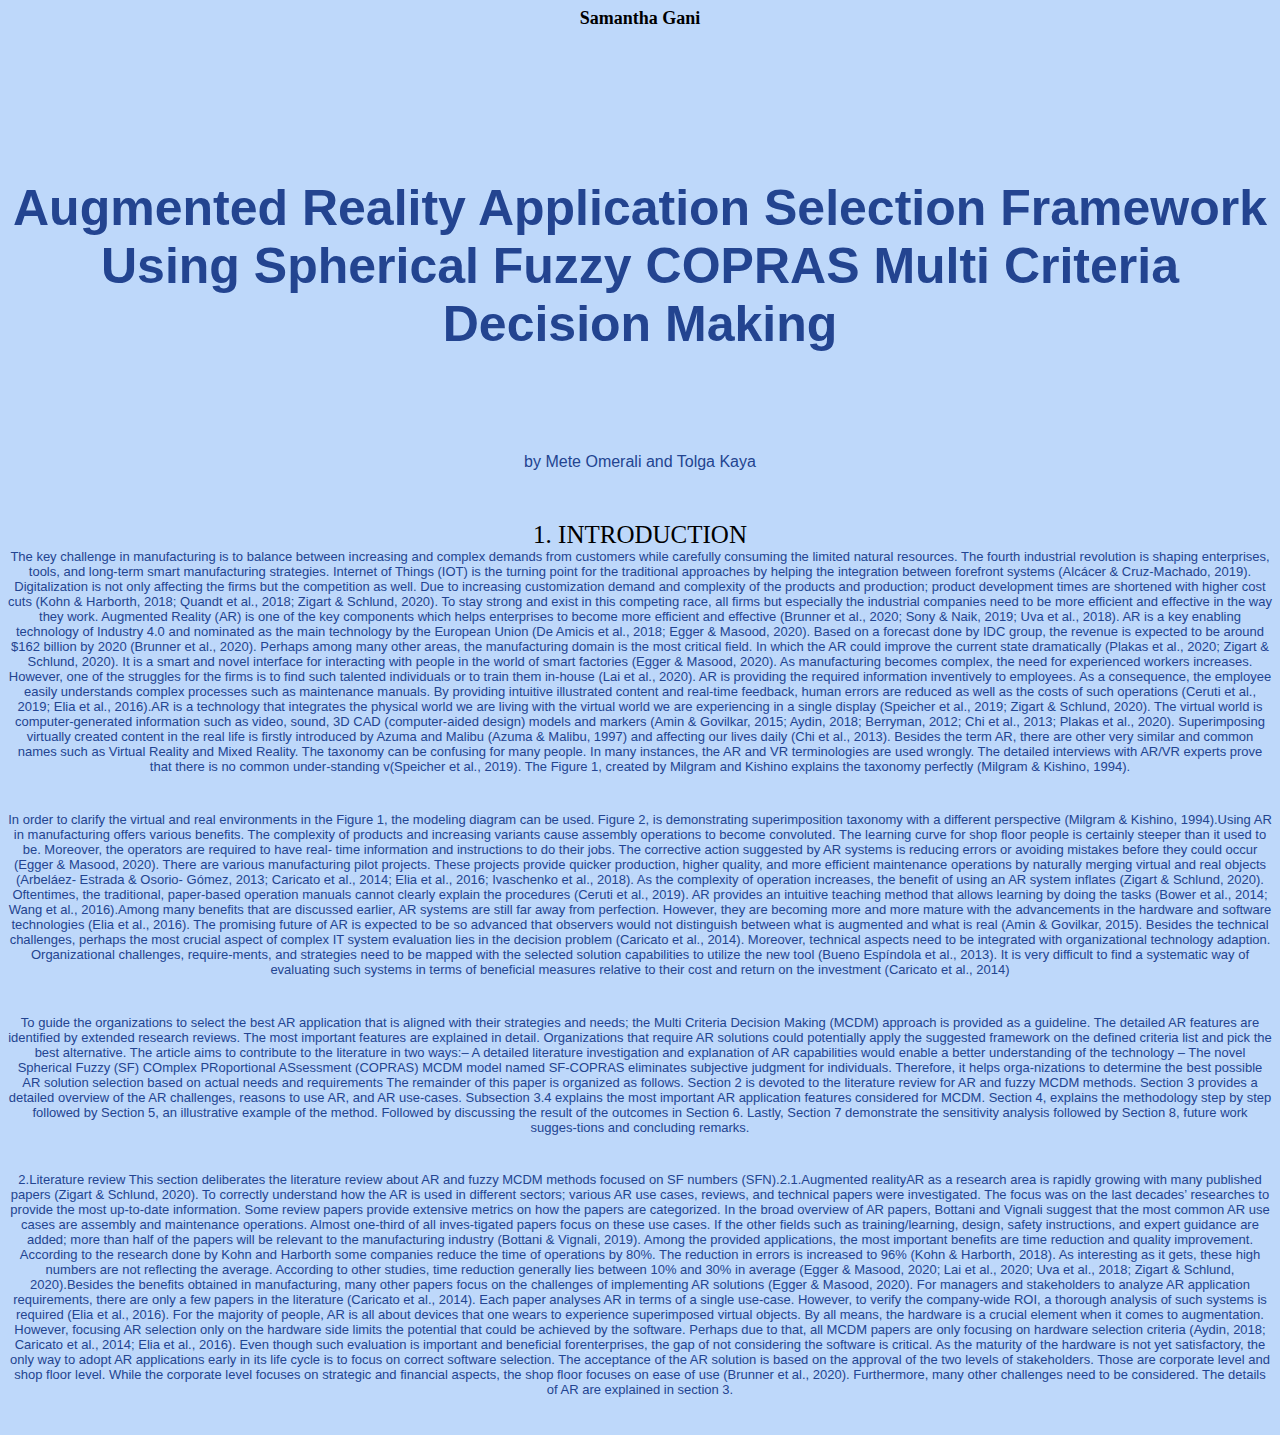
<file: reader/index.html>
<html>
    <HEAD>
        <title>My reader</title>
        <link rel="stylesheet" href="style.css">
    </HEAD>

    <body>
        <div class="Samanthagani">
            Samantha Gani 
        </div>
            <div class="Title">
            Augmented Reality Application Selection Framework Using Spherical Fuzzy COPRAS Multi Criteria Decision Making
             </div>

            <div class="author"> 
                by Mete Omerali and Tolga Kaya
            </div>
            <div class="introduction">
                1. INTRODUCTION
            </div>
            <div class="text">
                The key challenge in manufacturing is to balance between increasing and complex demands from customers while carefully consuming the limited natural resources. The fourth industrial revolution is shaping enterprises, tools, and long-term smart manufacturing strategies. Internet of Things (IOT) is the turning point for the traditional approaches by helping the integration between forefront systems (Alcácer & Cruz-Machado, 2019). Digitalization is not only affecting the firms but the competition as well. Due to increasing customization demand and complexity of the products and production; product development times are shortened with higher cost cuts (Kohn & Harborth, 2018; Quandt et al., 2018; Zigart & Schlund, 2020). To stay strong and exist in this competing race, all firms but especially the industrial companies need to be more efficient and effective in the way they work. Augmented Reality (AR) is one of the key components which helps enterprises to become more efficient and effective (Brunner et al., 2020; Sony & Naik, 2019; Uva et al., 2018). AR is a key enabling technology of Industry 4.0 and nominated as the main technology by the European Union (De Amicis et al., 2018; Egger & Masood, 2020). Based on a forecast done by IDC group, the revenue is expected to be around $162 billion by 2020 (Brunner et al., 2020). Perhaps among many other areas, the manufacturing domain is the most critical field. In which the AR could improve the current state dramatically (Plakas et al., 2020; Zigart & Schlund, 2020). It is a smart and novel interface for interacting with people in the world of smart factories (Egger & Masood, 2020). As manufacturing becomes complex, the need for experienced workers increases. However, one of the struggles for the firms is to find such talented individuals or to train them in-house (Lai et al., 2020). AR is providing the required information inventively to employees. As a consequence, the employee easily understands complex processes such as maintenance manuals. By providing intuitive illustrated content and real-time feedback, human errors are reduced as well as the costs of such operations (Ceruti et al., 2019; Elia et al., 2016).AR is a technology that integrates the physical world we are living with the virtual world we are experiencing in a single display (Speicher et al., 2019; Zigart & Schlund, 2020). The virtual world is computer-generated information such as video, sound, 3D CAD (computer-aided design) models and markers (Amin & Govilkar, 2015; Aydin, 2018; Berryman, 2012; Chi et al., 2013; Plakas et al., 2020). Superimposing virtually created content in the real life is firstly introduced by Azuma and Malibu (Azuma & Malibu, 1997) and affecting our lives daily (Chi et al., 2013). Besides the term AR, there are other very similar and common names such as Virtual Reality and Mixed Reality. The taxonomy can be confusing for many people. In many instances, the AR and VR terminologies are used wrongly. The detailed interviews with AR/VR experts prove that there is no common under-standing v(Speicher et al., 2019). The Figure 1, created by Milgram and Kishino explains the taxonomy perfectly (Milgram & Kishino, 1994).
            </div>
        </div>
        <div class="text2">
            In order to clarify the virtual and real environments in the Figure 1, the modeling diagram can be used. Figure 2, is demonstrating superimposition taxonomy with a different perspective (Milgram & Kishino, 1994).Using AR in manufacturing offers various benefits. The complexity of products and increasing variants cause assembly operations to become convoluted. The learning curve for shop floor people is certainly steeper than it used to be. Moreover, the operators are required to have real- time information and instructions to do their jobs. The corrective action suggested by AR systems is reducing errors or avoiding mistakes before they could occur (Egger & Masood, 2020). There are various manufacturing pilot projects. These projects provide quicker production, higher quality, and more efficient maintenance operations by naturally merging virtual and real objects (Arbeláez- Estrada & Osorio- Gómez, 2013; Caricato et al., 2014; Elia et al., 2016; Ivaschenko et al., 2018). As the complexity of operation increases, the benefit of using an AR system inflates (Zigart & Schlund, 2020). Oftentimes, the traditional, paper-based operation manuals cannot clearly explain the procedures (Ceruti et al., 2019). AR provides an intuitive teaching method that allows learning by doing the tasks (Bower et al., 2014; Wang et al., 2016).Among many benefits that are discussed earlier, AR systems are still far away from perfection. However, they are becoming more and more mature with the advancements in the hardware and software technologies (Elia et al., 2016). The promising future of AR is expected to be so advanced that observers would not distinguish between what is augmented and what is real (Amin & Govilkar, 2015). Besides the technical challenges, perhaps the most crucial aspect of complex IT system evaluation lies in the decision problem (Caricato et al., 2014). Moreover, technical aspects need to be integrated with organizational technology adaption. Organizational challenges, require-ments, and strategies need to be mapped with the selected solution capabilities to utilize the new tool (Bueno Espíndola et al., 2013). It is very difficult to find a systematic way of evaluating such systems in terms of beneficial measures relative to their cost and return on the investment (Caricato et al., 2014)
    
        </div>
        <div class="textthree">
            To guide the organizations to select the best AR application that is aligned with their strategies and needs; the Multi Criteria Decision Making (MCDM) approach is provided as a guideline. The detailed AR features are identified by extended research reviews. The most important features are explained in detail. Organizations that require AR solutions could potentially apply the suggested framework on the defined criteria list and pick the best alternative. The article aims to contribute to the literature in two ways:– A detailed literature investigation and explanation of AR capabilities would enable a better understanding of the technology – The novel Spherical Fuzzy (SF) COmplex PRoportional ASsessment (COPRAS) MCDM model named SF-COPRAS eliminates subjective judgment for individuals. Therefore, it helps orga-nizations to determine the best possible AR solution selection based on actual needs and requirements The remainder of this paper is organized as follows. Section 2 is devoted to the literature review for AR and fuzzy MCDM methods. Section 3 provides a detailed overview of the AR challenges, reasons to use AR, and AR use-cases. Subsection 3.4 explains the most important AR application features considered for MCDM. Section 4, explains the methodology step by step followed by Section 5, an illustrative example of the method. Followed by discussing the result of the outcomes in Section 6. Lastly, Section 7 demonstrate the sensitivity analysis followed by Section 8, future work sugges-tions and concluding remarks.
        </div>
        <div class="text4">
            2.Literature review This section deliberates the literature review about AR and fuzzy MCDM methods focused on SF numbers (SFN).2.1.Augmented realityAR as a research area is rapidly growing with many published papers (Zigart & Schlund, 2020). To correctly understand how the AR is used in different sectors; various AR use cases, reviews, and technical papers were investigated. The focus was on the last decades’ researches to provide the most up-to-date information. Some review papers provide extensive metrics on how the papers are categorized. In the broad overview of AR papers, Bottani and Vignali suggest that the most common AR use cases are assembly and maintenance operations. Almost one-third of all inves-tigated papers focus on these use cases. If the other fields such as training/learning, design, safety instructions, and expert guidance are added; more than half of the papers will be relevant to the manufacturing industry (Bottani & Vignali, 2019). Among the provided applications, the most important benefits are time reduction and quality improvement. According to the research done by Kohn and Harborth some companies reduce the time of operations by 80%. The reduction in errors is increased to 96% (Kohn & Harborth, 2018). As interesting as it gets, these high numbers are not reflecting the average. According to other studies, time reduction generally lies between 10% and 30% in average (Egger & Masood, 2020; Lai et al., 2020; Uva et al., 2018; Zigart & Schlund, 2020).Besides the benefits obtained in manufacturing, many other papers focus on the challenges of implementing AR solutions (Egger & Masood, 2020). For managers and stakeholders to analyze AR application requirements, there are only a few papers in the literature (Caricato et al., 2014). Each paper analyses AR in terms of a single use-case. However, to verify the company-wide ROI, a thorough analysis of such systems is required (Elia et al., 2016). For the majority of people, AR is all about devices that one wears to experience superimposed virtual objects. By all means, the hardware is a crucial element when it comes to augmentation. However, focusing AR selection only on the hardware side limits the potential that could be achieved by the software. Perhaps due to that, all MCDM papers are only focusing on hardware selection criteria (Aydin, 2018; Caricato et al., 2014; Elia et al., 2016). Even though such evaluation is important and beneficial forenterprises, the gap of not considering the software is critical. As the maturity of the hardware is not yet satisfactory, the only way to adopt AR applications early in its life cycle is to focus on correct software selection. The acceptance of the AR solution is based on the approval of the two levels of stakeholders. Those are corporate level and shop floor level. While the corporate level focuses on strategic and financial aspects, the shop floor focuses on ease of use (Brunner et al., 2020). Furthermore, many other challenges need to be considered. The details of AR are explained in section 3.
        </div>
            
        </div>
    </body>
</html>
</file>
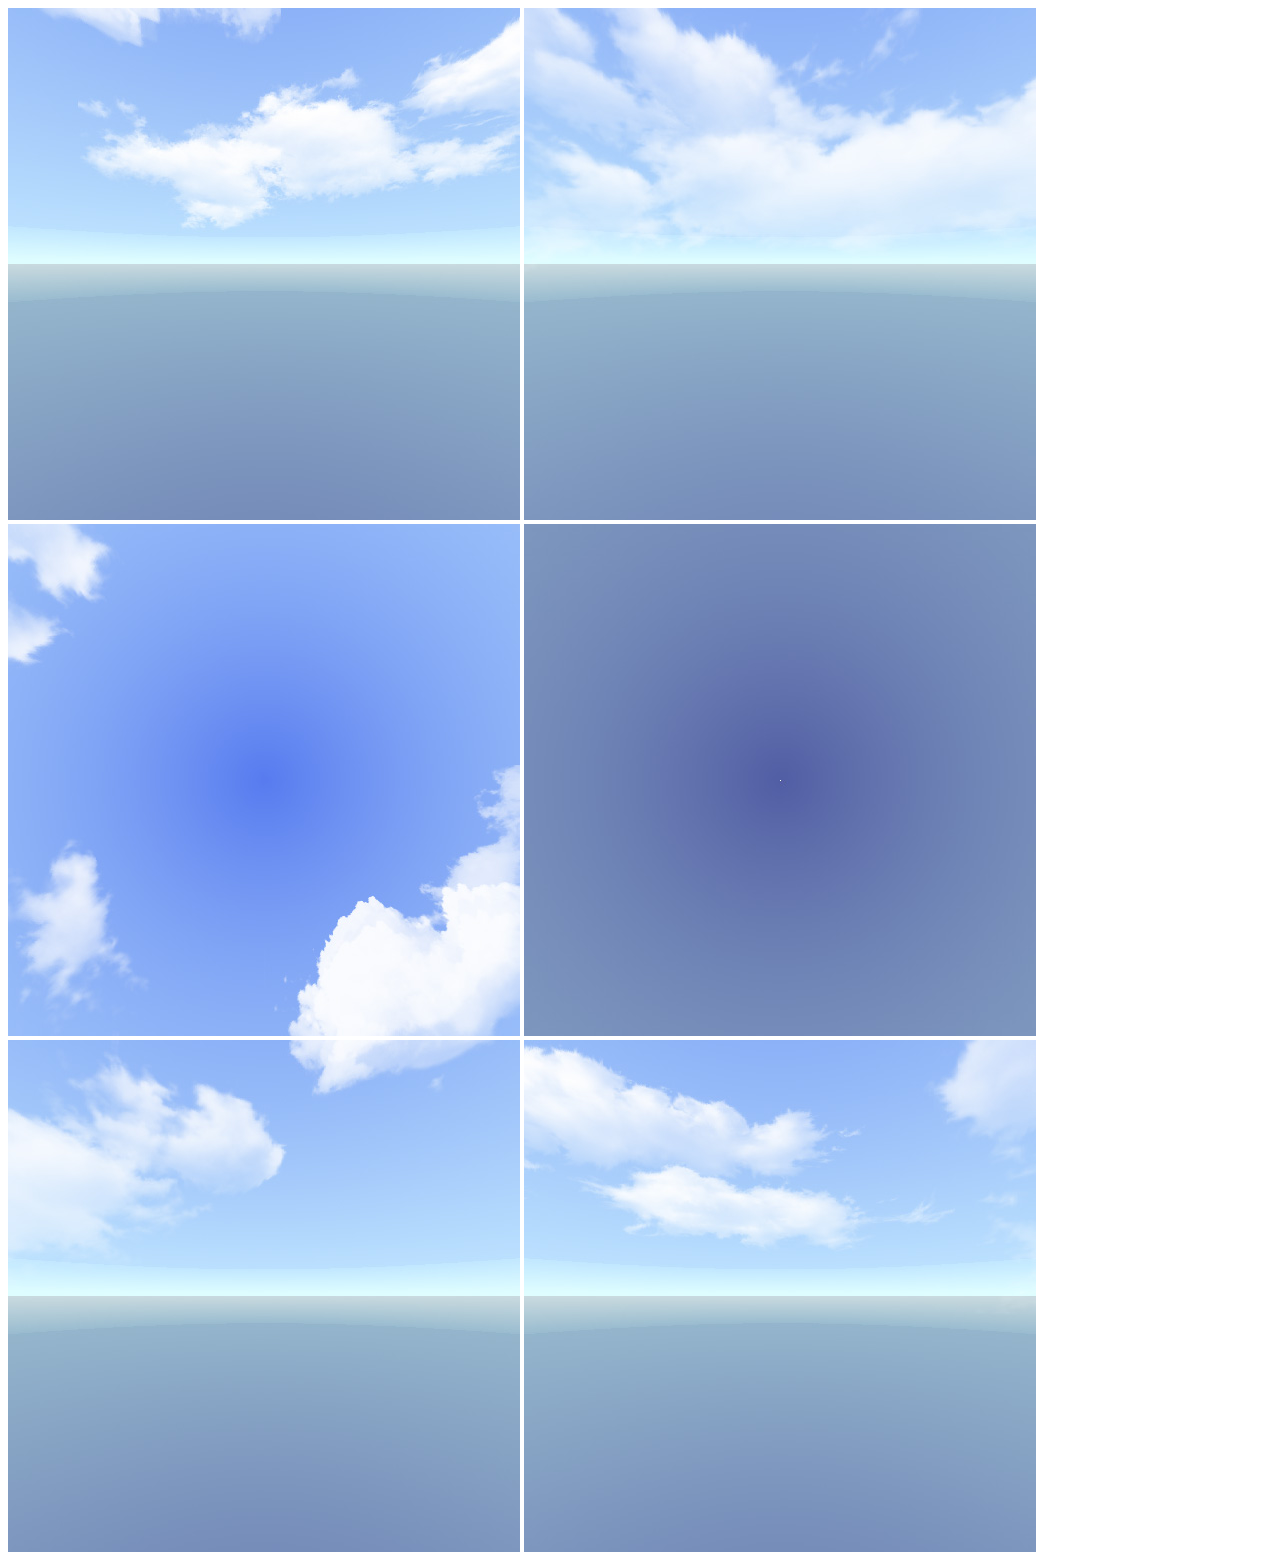
<file: ar-templates-update/ar-template-multi/index.html>
<!DOCTYPE html>
<html>
  <script src="https://aframe.io/releases/1.0.4/aframe.min.js"></script>
  <script src="aframe-ar.js"></script>
  <body>
    <a-scene embedded arjs environment="#env" vr-mode-ui="enabled: false">
      <a-assets>
        <a-cubemap id="env">
          <img src="Daylight-Box_Right.jpg">
          <img src="Daylight-Box_Left.jpg">
          <img src="Daylight-Box_Top.jpg">
          <img src="Daylight-Box_Bottom.jpg">
          <img src="Daylight-Box_Front.jpg">
          <img src="Daylight-Box_Back.jpg">
        </a-cubemap>
      </a-assets>

      <a-light type="ambient" color="#888"></a-light>
      <a-light type="point" intensity="0.3" position="2 4 4"></a-light>

      <!-- DONT EDIT ABOVE
                o   o
                 )-(
                (O O)
                 \=/
                .-"-.
               //\ /\\
             _// / \ \\_
            =./ {,-.} \.=
                || ||
                || ||    
              __|| ||__  
             `---" "---'   
           EDIT FROM HERE ON          
      -->

      <!-- This is the marker, inside the <marker> 
           the objects that will appear at that position -->

      <!-- You can create your own markers here. ONLY USE JPEGS not PNG!
      https://jeromeetienne.github.io/AR.js/three.js/examples/marker-training/examples/generator.html
     -->

     <!-- !!! Only 1 Marker but lots of assets inside it !!! -->

      <a-marker type='pattern' url='pattern-marker4562.patt' smooth="true">

        <!-- This is the object <a-object> 
          Edit size, position, texture and animation here -->

        <a-box 
        width="2.1"
        height="3.45"
        depth="0.1"
        position="0 0 0" 
        rotation="0 45 0"               
        src="sky.png"
        transparent="true"
        alphaTest= "0.5"
        env-map="#env"
        metalness="1.0"
        roughness="0.0"                  
        animation="
        property: rotation; 
        from: 0 0 0; 
        to: 0 360 0; 
        easing: linear; 
        dur: 10000; 
        loop:true"               
        >                 
        </a-box>

        <a-box 
        width="2.1"
        height="3.45"
        depth="0.1"
        position="2 0 -4" 
        rotation="0 45 0"               
        src="sky.png"
        transparent="true"
        alphaTest= "0.5"
        env-map="#env"
        metalness="1.0"
        roughness="0.0"                  
        animation="
        property: rotation; 
        from: 0 0 0; 
        to: 0 360 0; 
        easing: linear; 
        dur: 5000; 
        loop:true"               
        >                 
        </a-box>

        <a-box 
        width="2.1"
        height="3.45"
        depth="0.1"
        position="-2 0 2" 
        rotation="0 45 0"               
        src="sky.png"
        transparent="true"
        alphaTest= "0.5"
        env-map="#env"
        metalness="1.0"
        roughness="0.0"                  
        animation="
        property: rotation; 
        from: 0 0 0; 
        to: 0 360 0; 
        easing: linear; 
        dur: 5000; 
        loop:true"               
        >                 
        </a-box>

        <a-sphere
        radius="1.2"
        position= "2 0 2"
        src="sky.png"
        env-map="#env"
        metalness="0.9"
        roughness="0.1"                  
        animation="
        property: rotation; 
        from: 0 0 0; 
        to: 0 360 0; 
        easing: linear; 
        dur: 10000; 
        loop:true"
        >                  
        </a-sphere>        

        <!-- !!! Do not remove Marker 1 !!! -->
      </a-marker>    

     


      <a-entity camera></a-entity>
    </a-scene>

  </body>
</html>
</file>
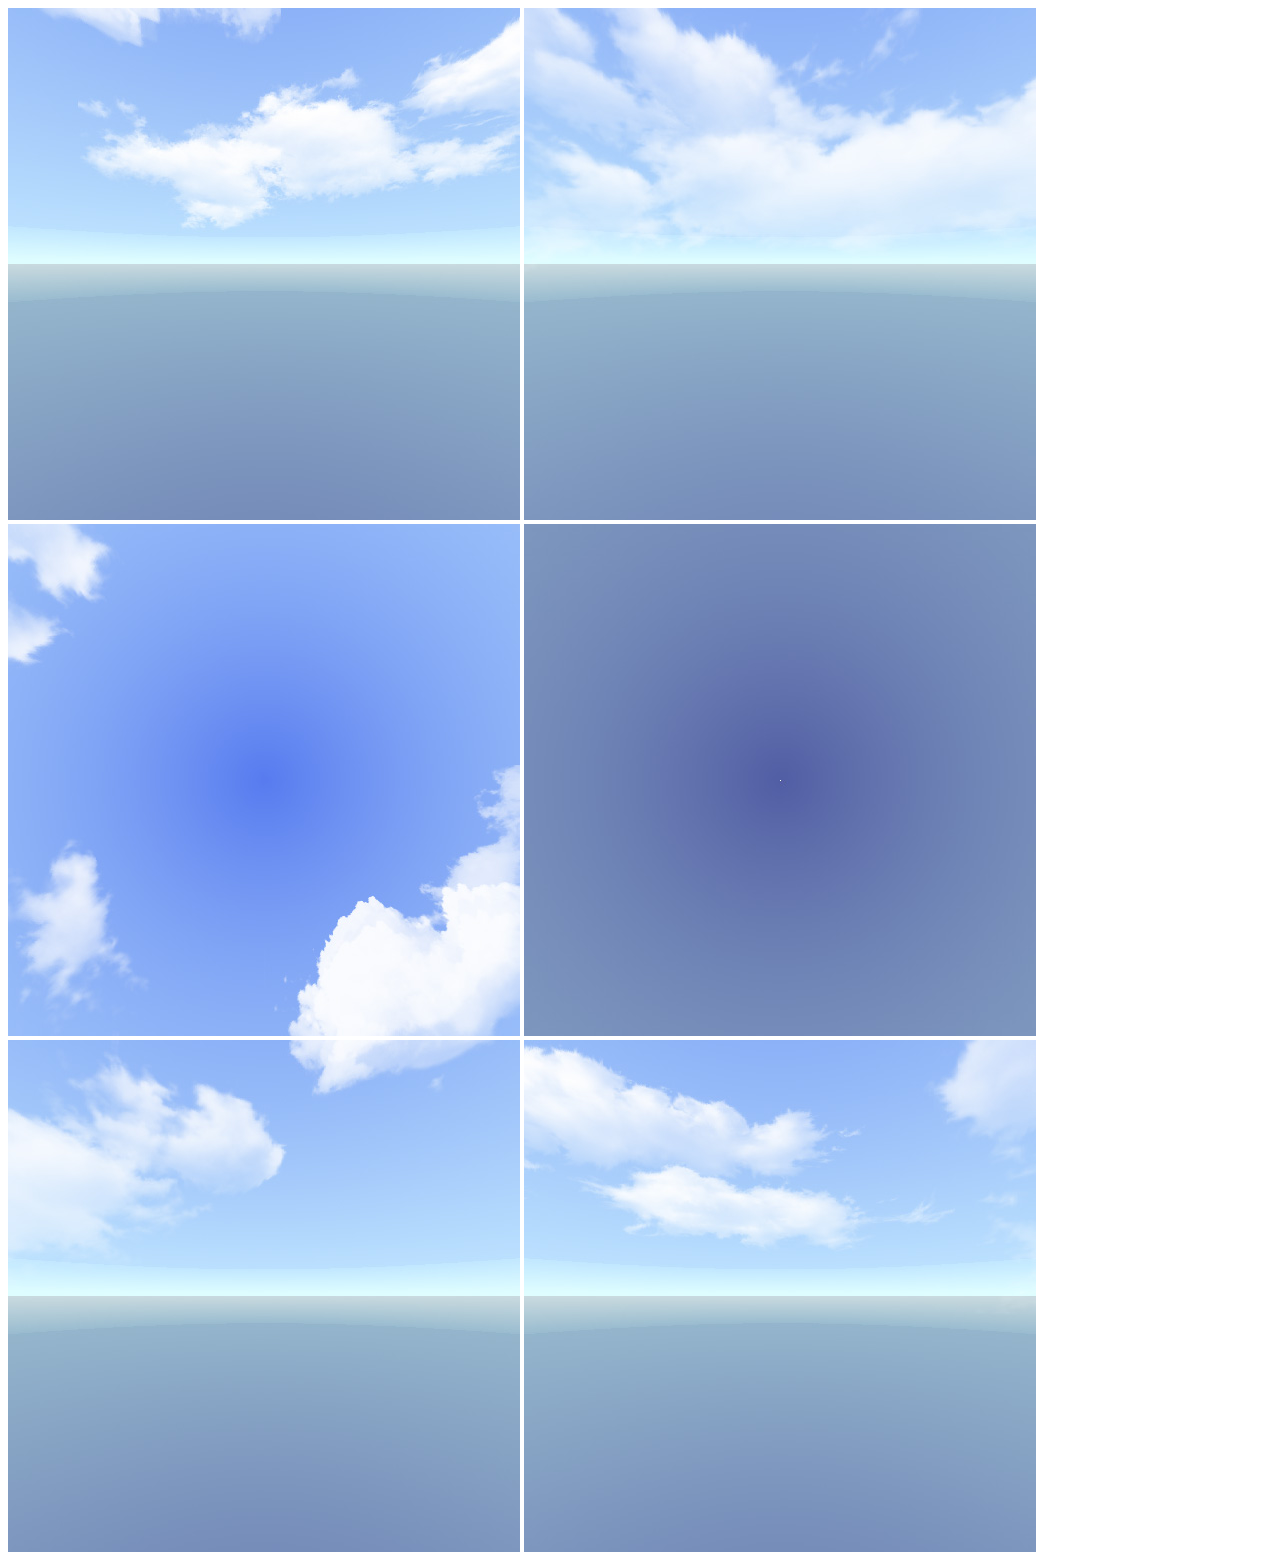
<file: ar-templates-update/ar-template-single/index.html>
<!DOCTYPE html>
<html>
  <script src="https://aframe.io/releases/1.0.4/aframe.min.js"></script>
  <script src="aframe-ar.js"></script>
  <body>
    <a-scene embedded arjs environment="#env" vr-mode-ui="enabled: false">
      <a-assets>
        <a-cubemap id="env">
          <img src="Daylight-Box_Right.jpg">
          <img src="Daylight-Box_Left.jpg">
          <img src="Daylight-Box_Top.jpg">
          <img src="Daylight-Box_Bottom.jpg">
          <img src="Daylight-Box_Front.jpg">
          <img src="Daylight-Box_Back.jpg">
        </a-cubemap>
      </a-assets>

      <a-light type="ambient" color="#888"></a-light>
      <a-light type="point" intensity="0.3" position="2 4 4"></a-light>

      <!-- DONT EDIT ABOVE
                o   o
                 )-(
                (O O)
                 \=/
                .-"-.
               //\ /\\
             _// / \ \\_
            =./ {,-.} \.=
                || ||
                || ||    
              __|| ||__  
             `---" "---'   
           EDIT FROM HERE ON          
      -->

      <!-- This is the marker, inside the <marker> 
           the objects that will appear at that position -->

      <!-- You can create your own markers here. ONLY USE JPEGS not PNG!
      https://jeromeetienne.github.io/AR.js/three.js/examples/marker-training/examples/generator.html
     -->

     <!-- !!! MARKER 1 !!! -->

      <a-marker type='pattern' url='pattern-marker4562.patt' smooth="true">

        <!-- This is the object <a-object> 
          Edit size, position, texture and animation here -->

          <a-box
          width="13.2"
          height="15"
          depth="0.1"
          position="0 7 3" 
          rotation="-90 0 0"
          src="final perfume.png"
          env-map="#env"
          metalness="0.6"
          roughness="0.5"
          >
        </a-box>

        <!-- !!! END MARKER 1 !!! -->
      </a-marker>
      
      

     


      <a-entity camera></a-entity>
    </a-scene>

  </body>
</html>
</file>
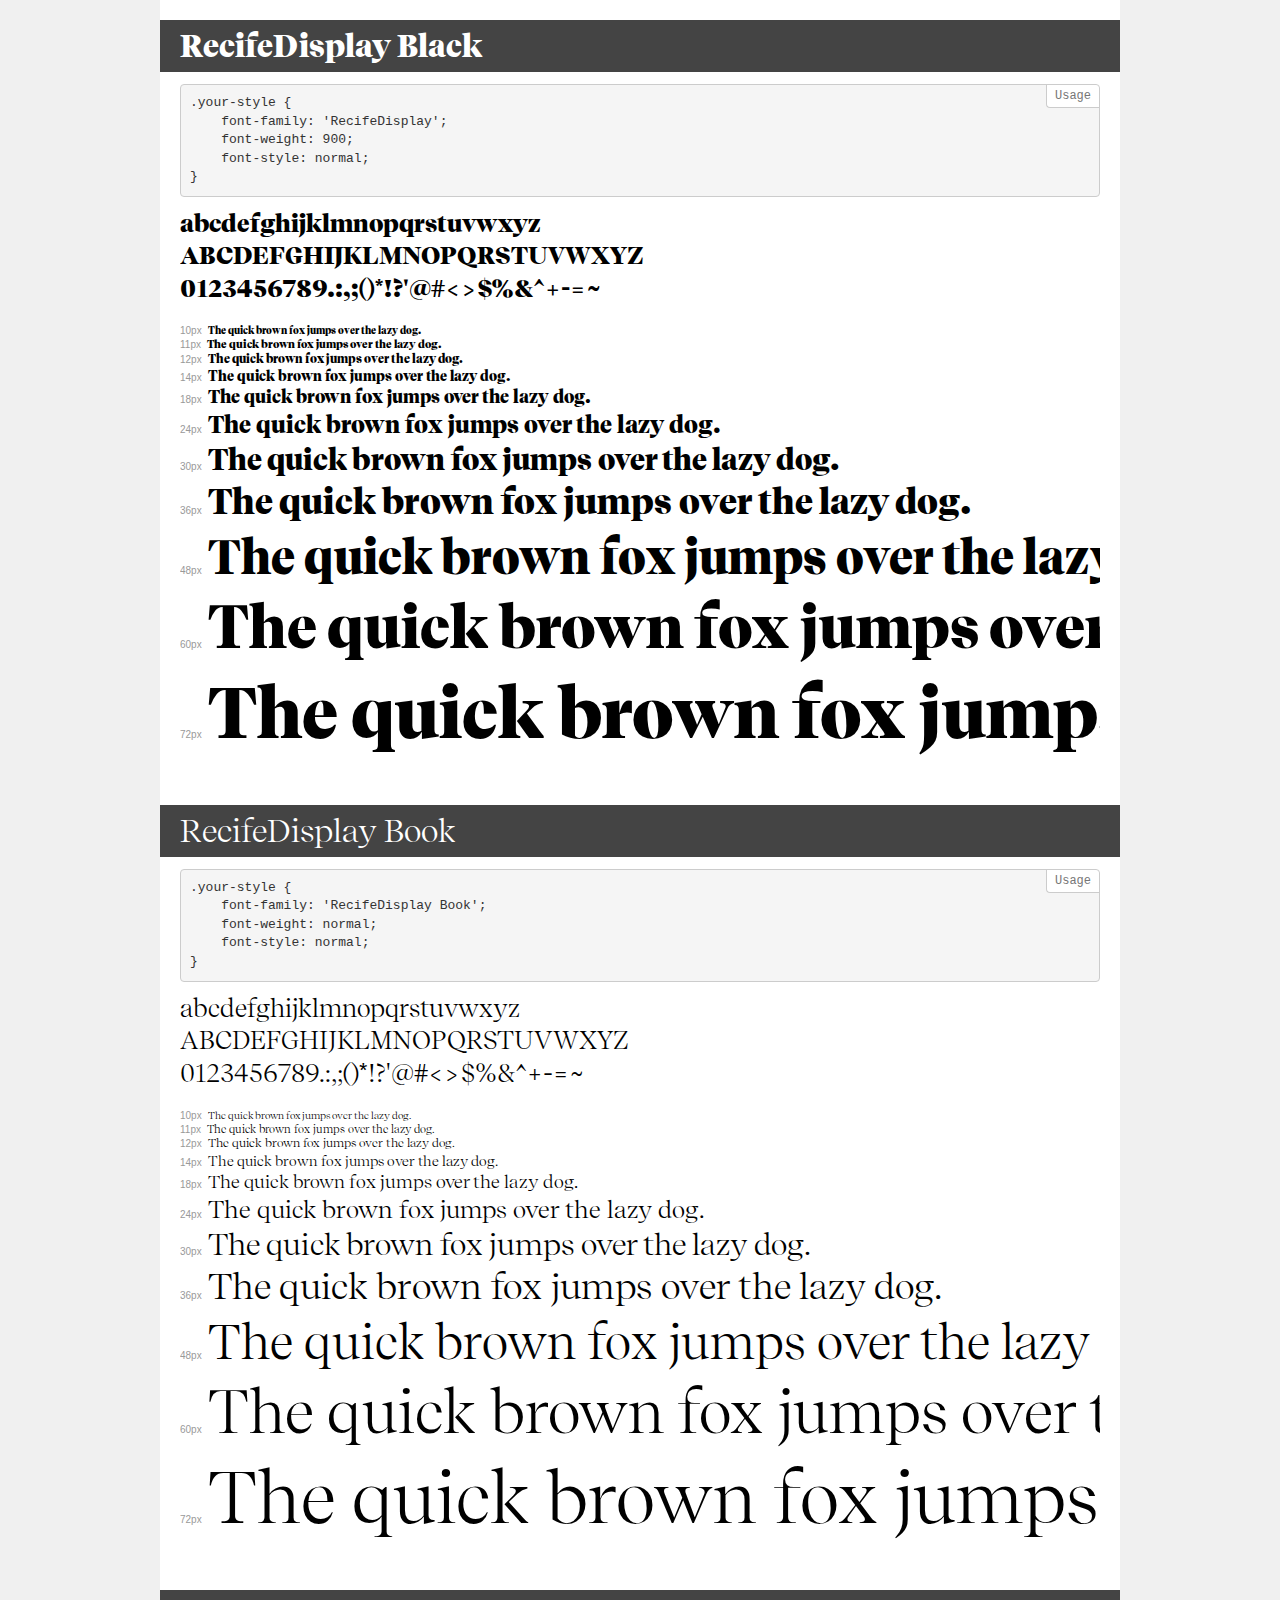
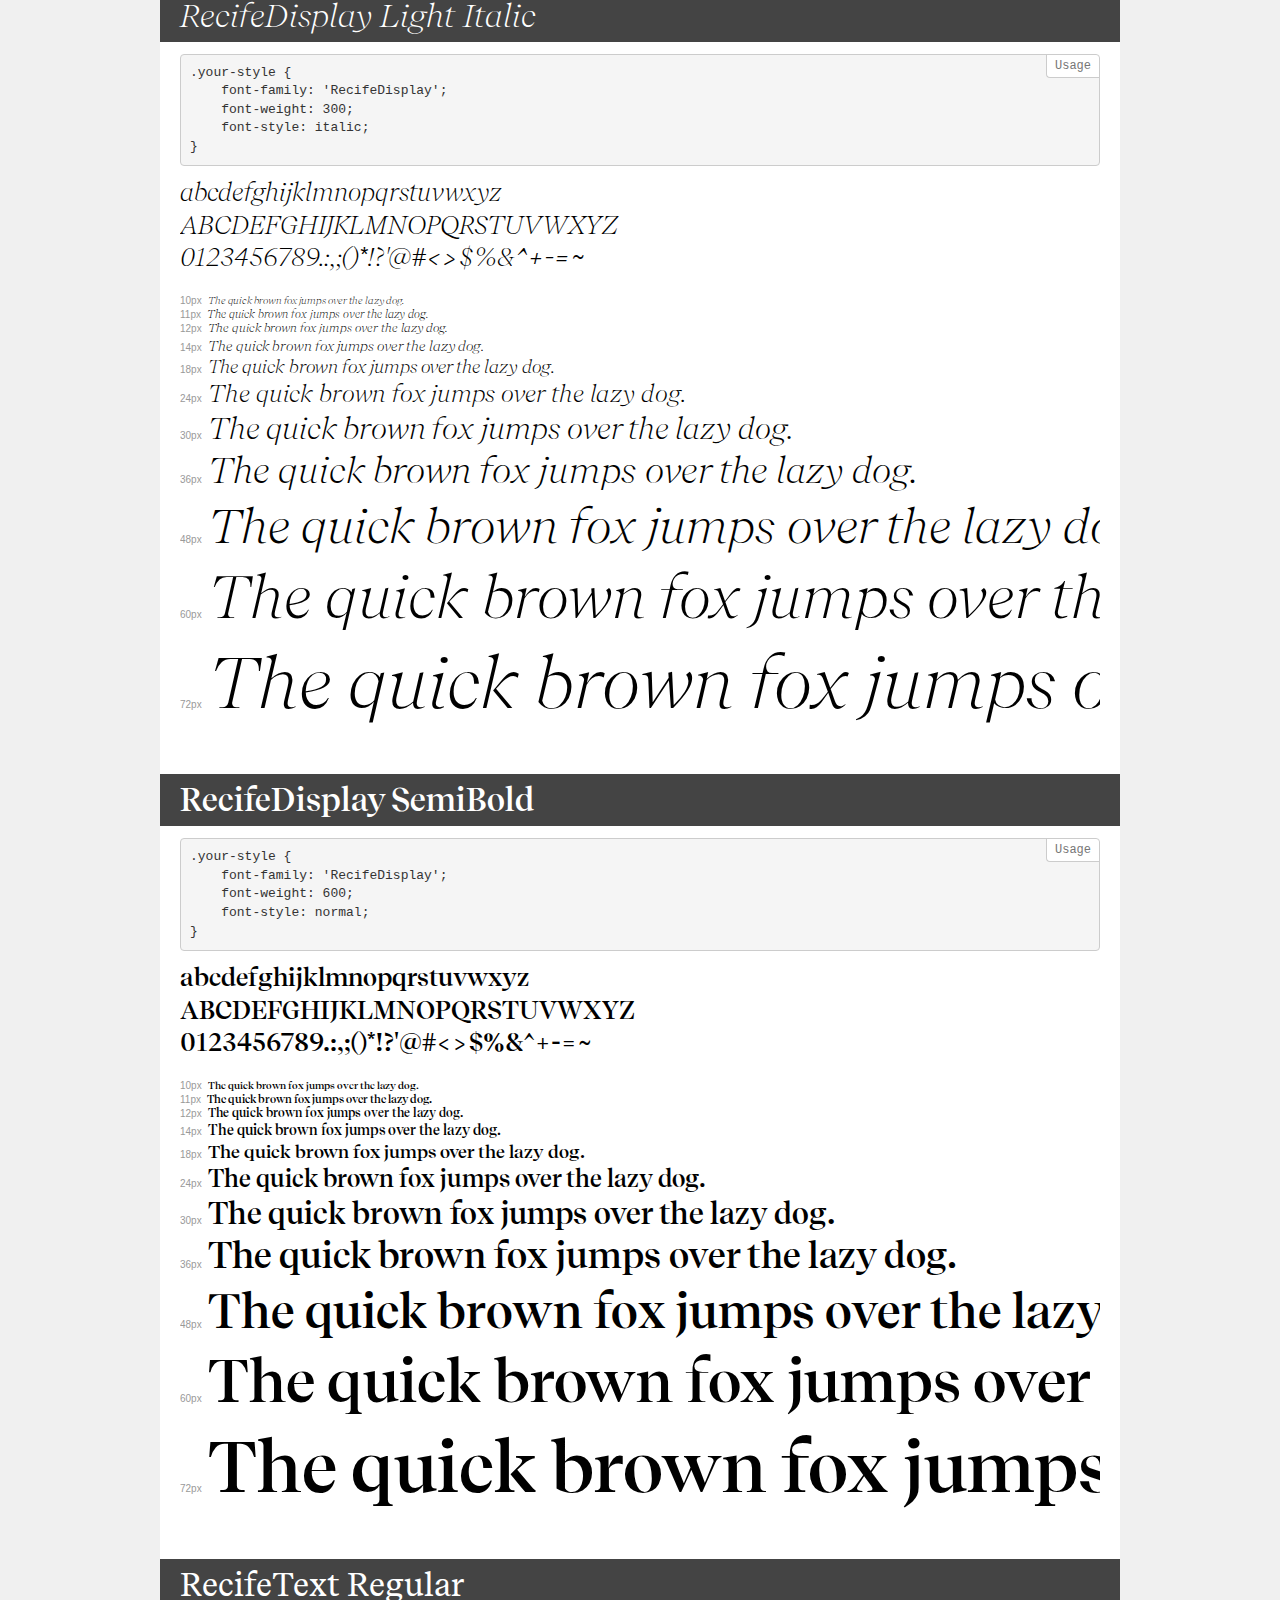
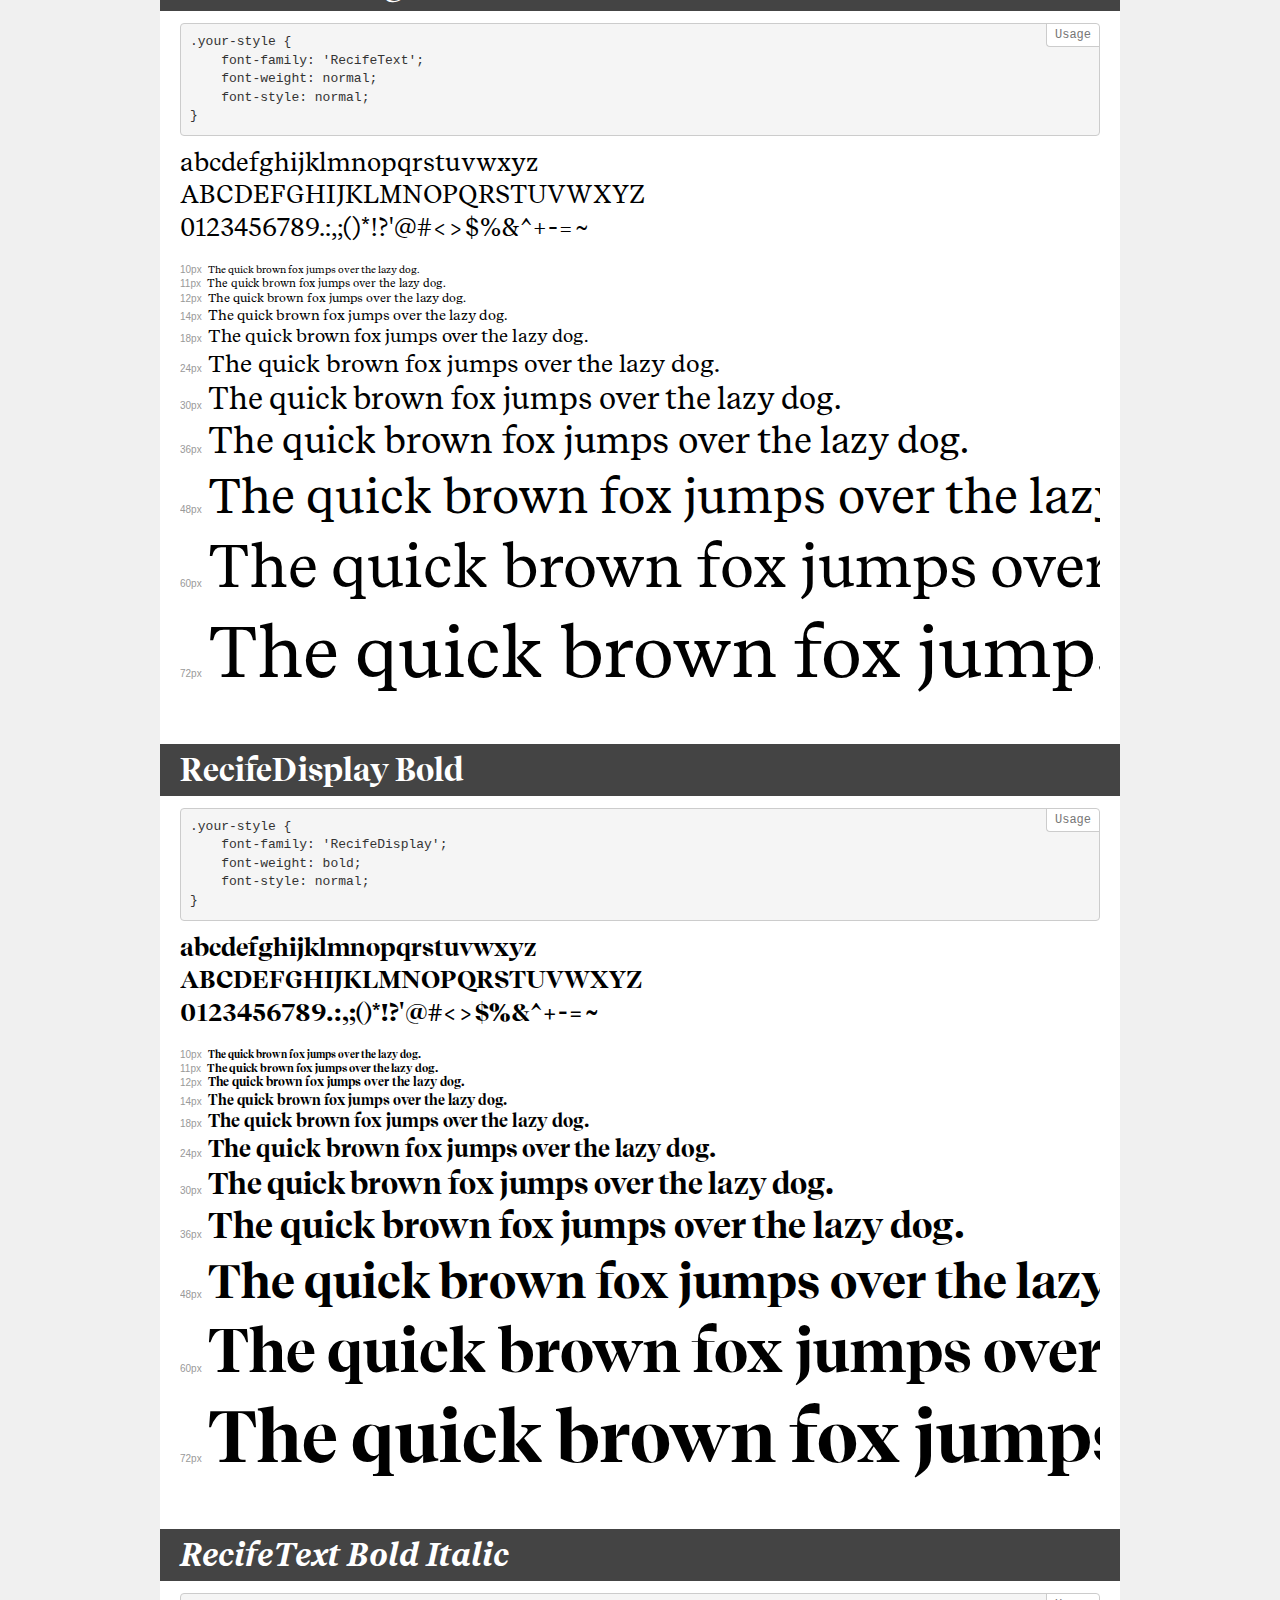
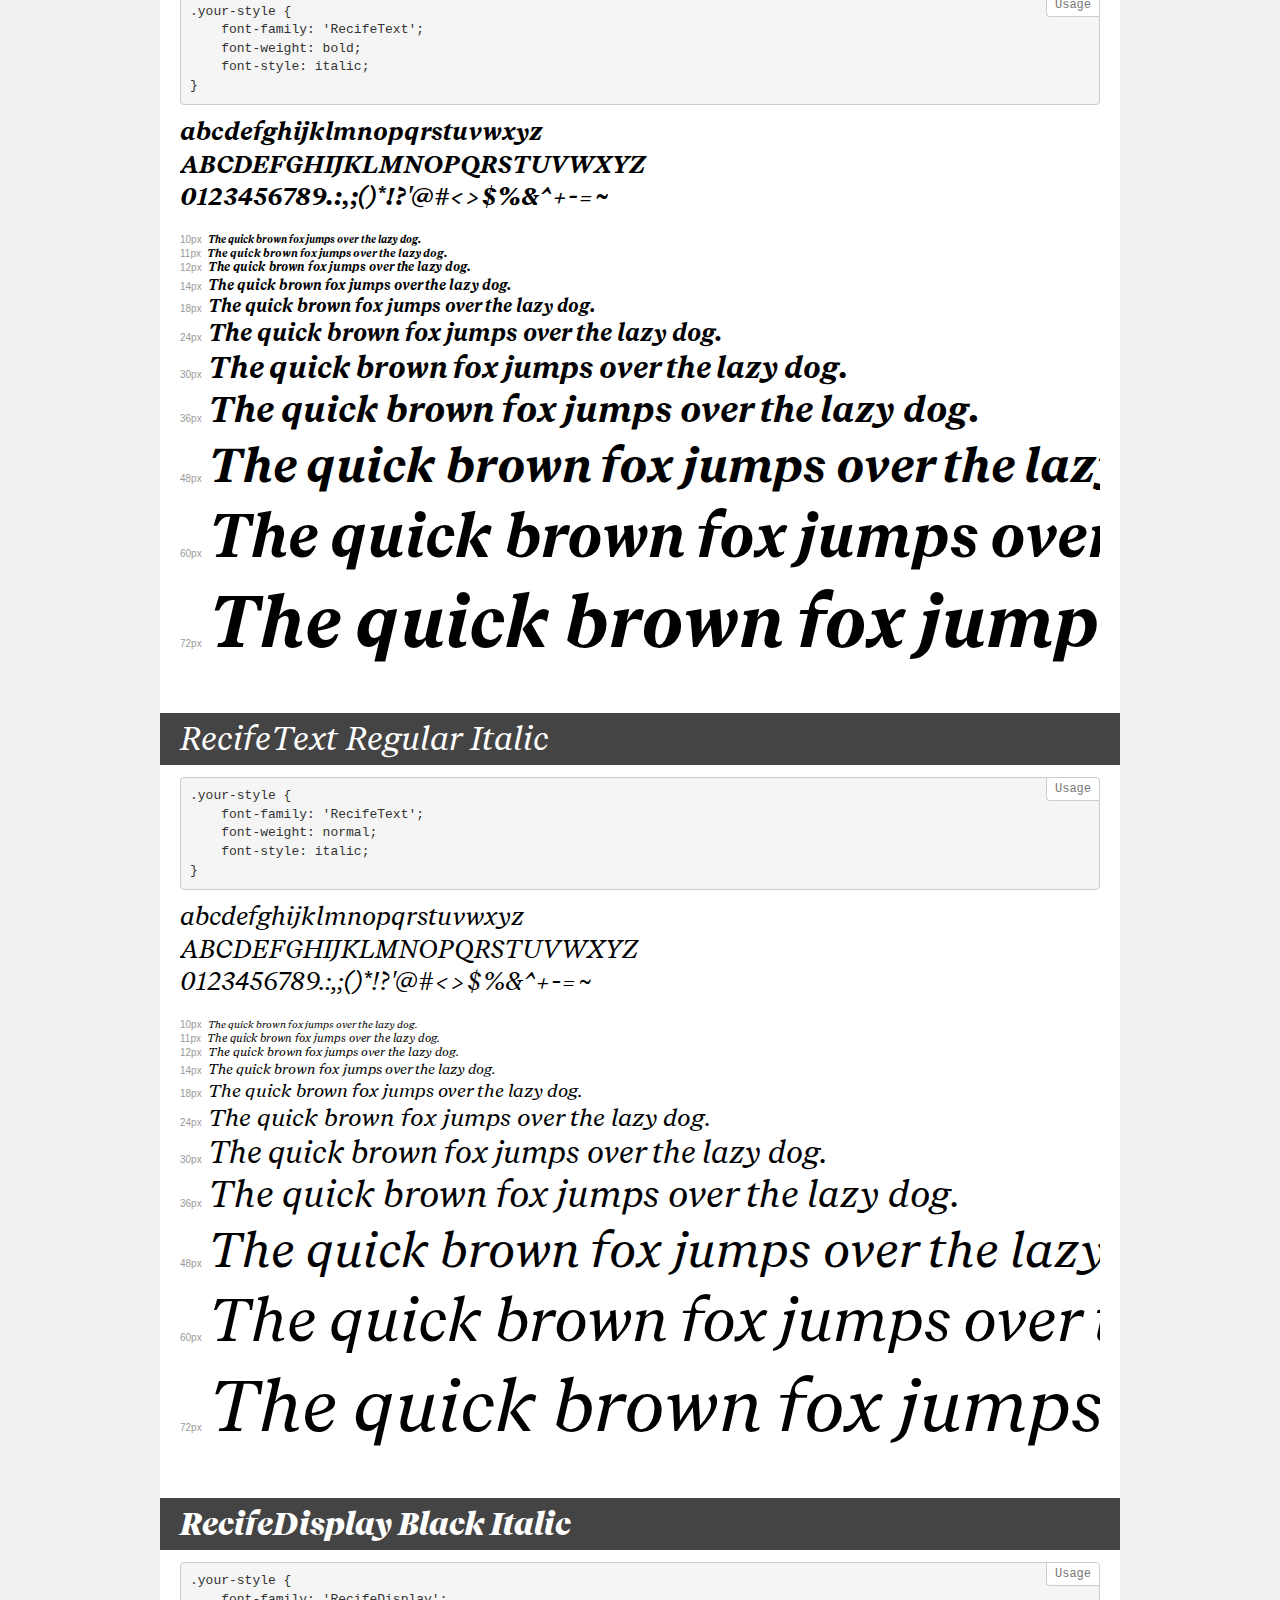
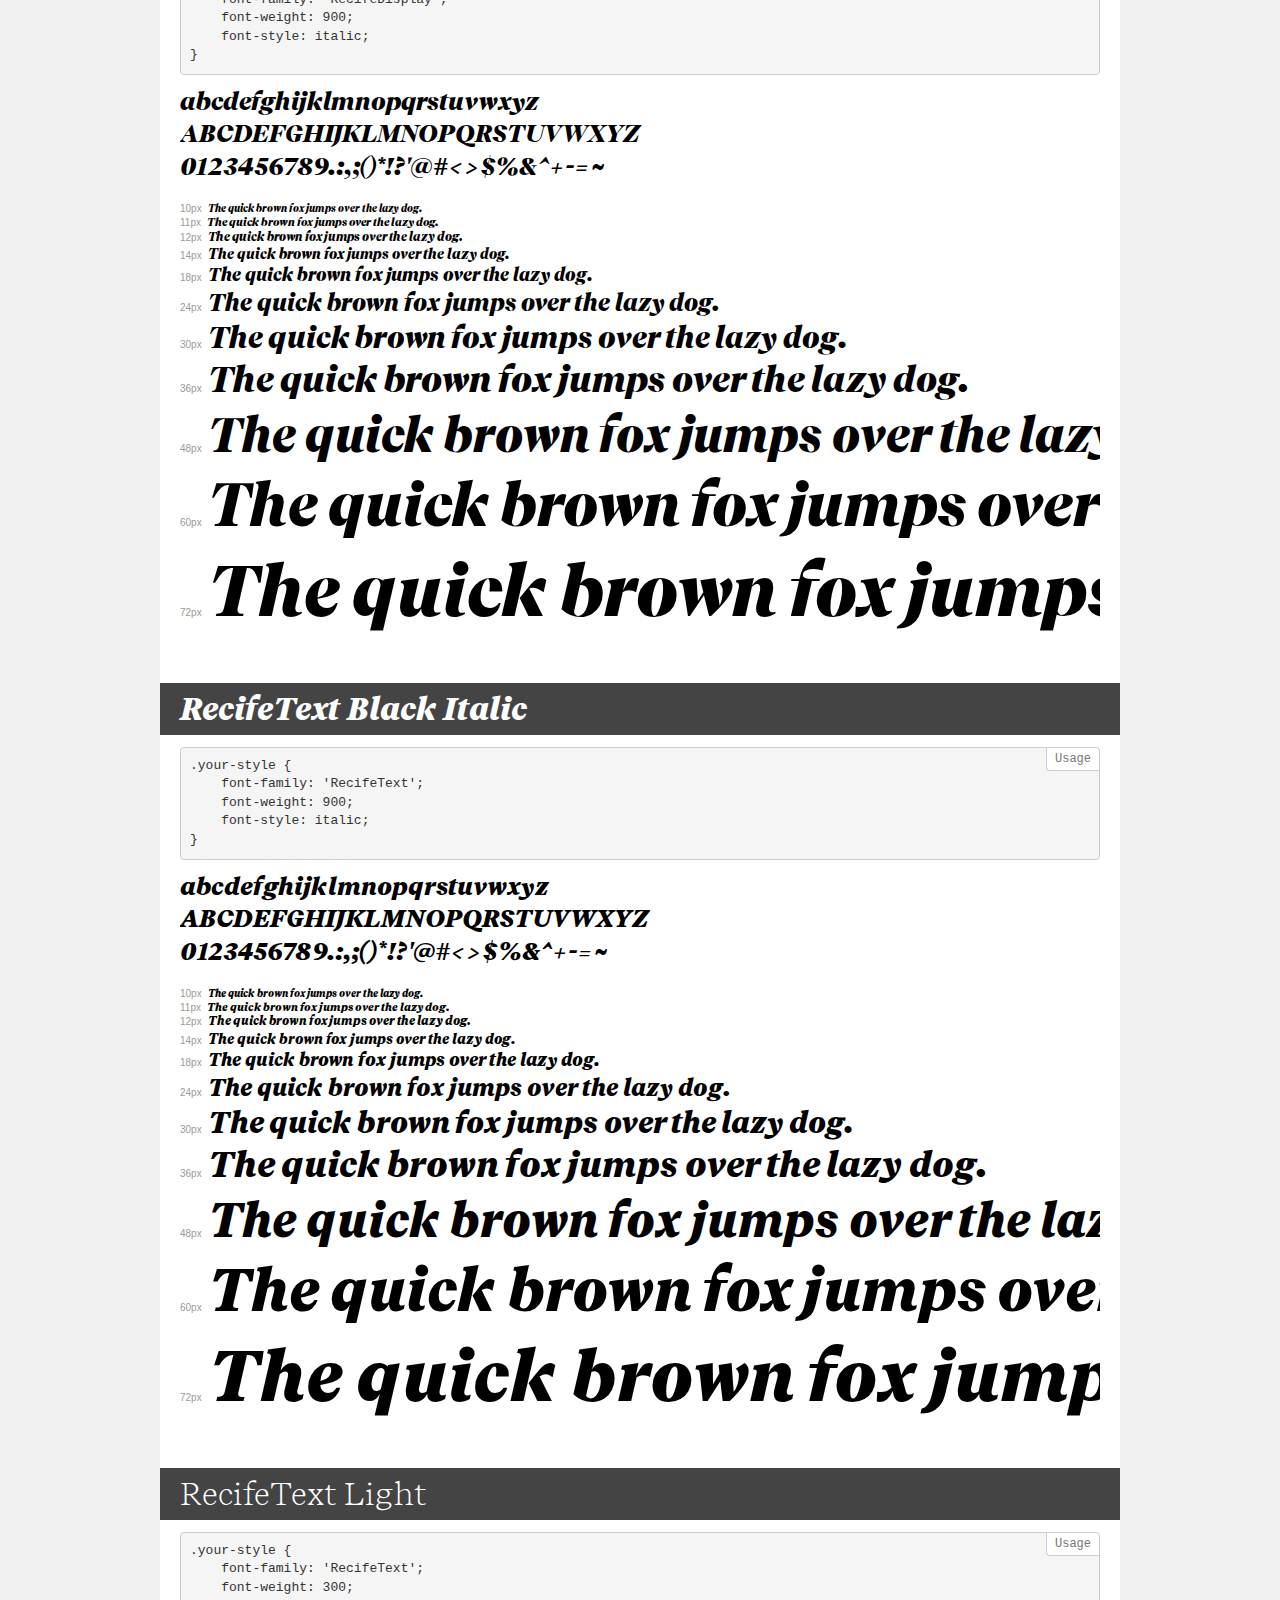
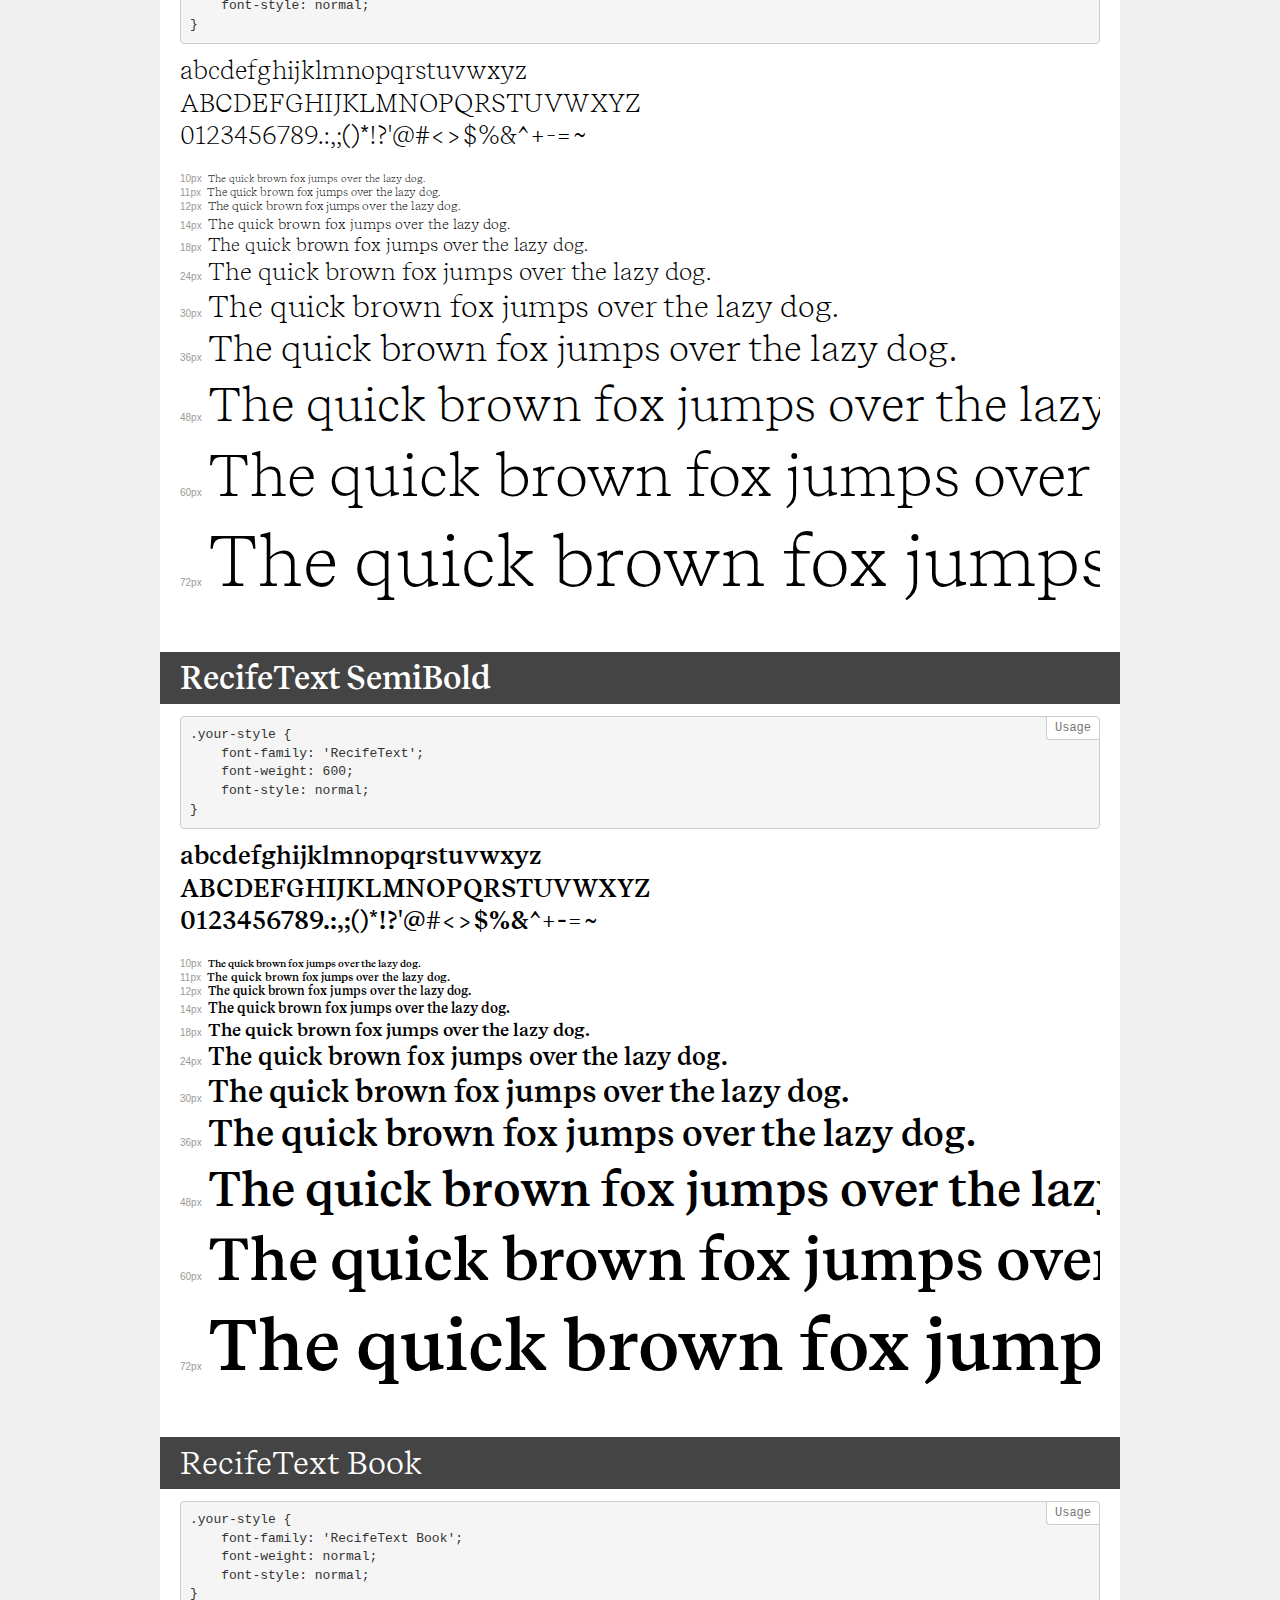
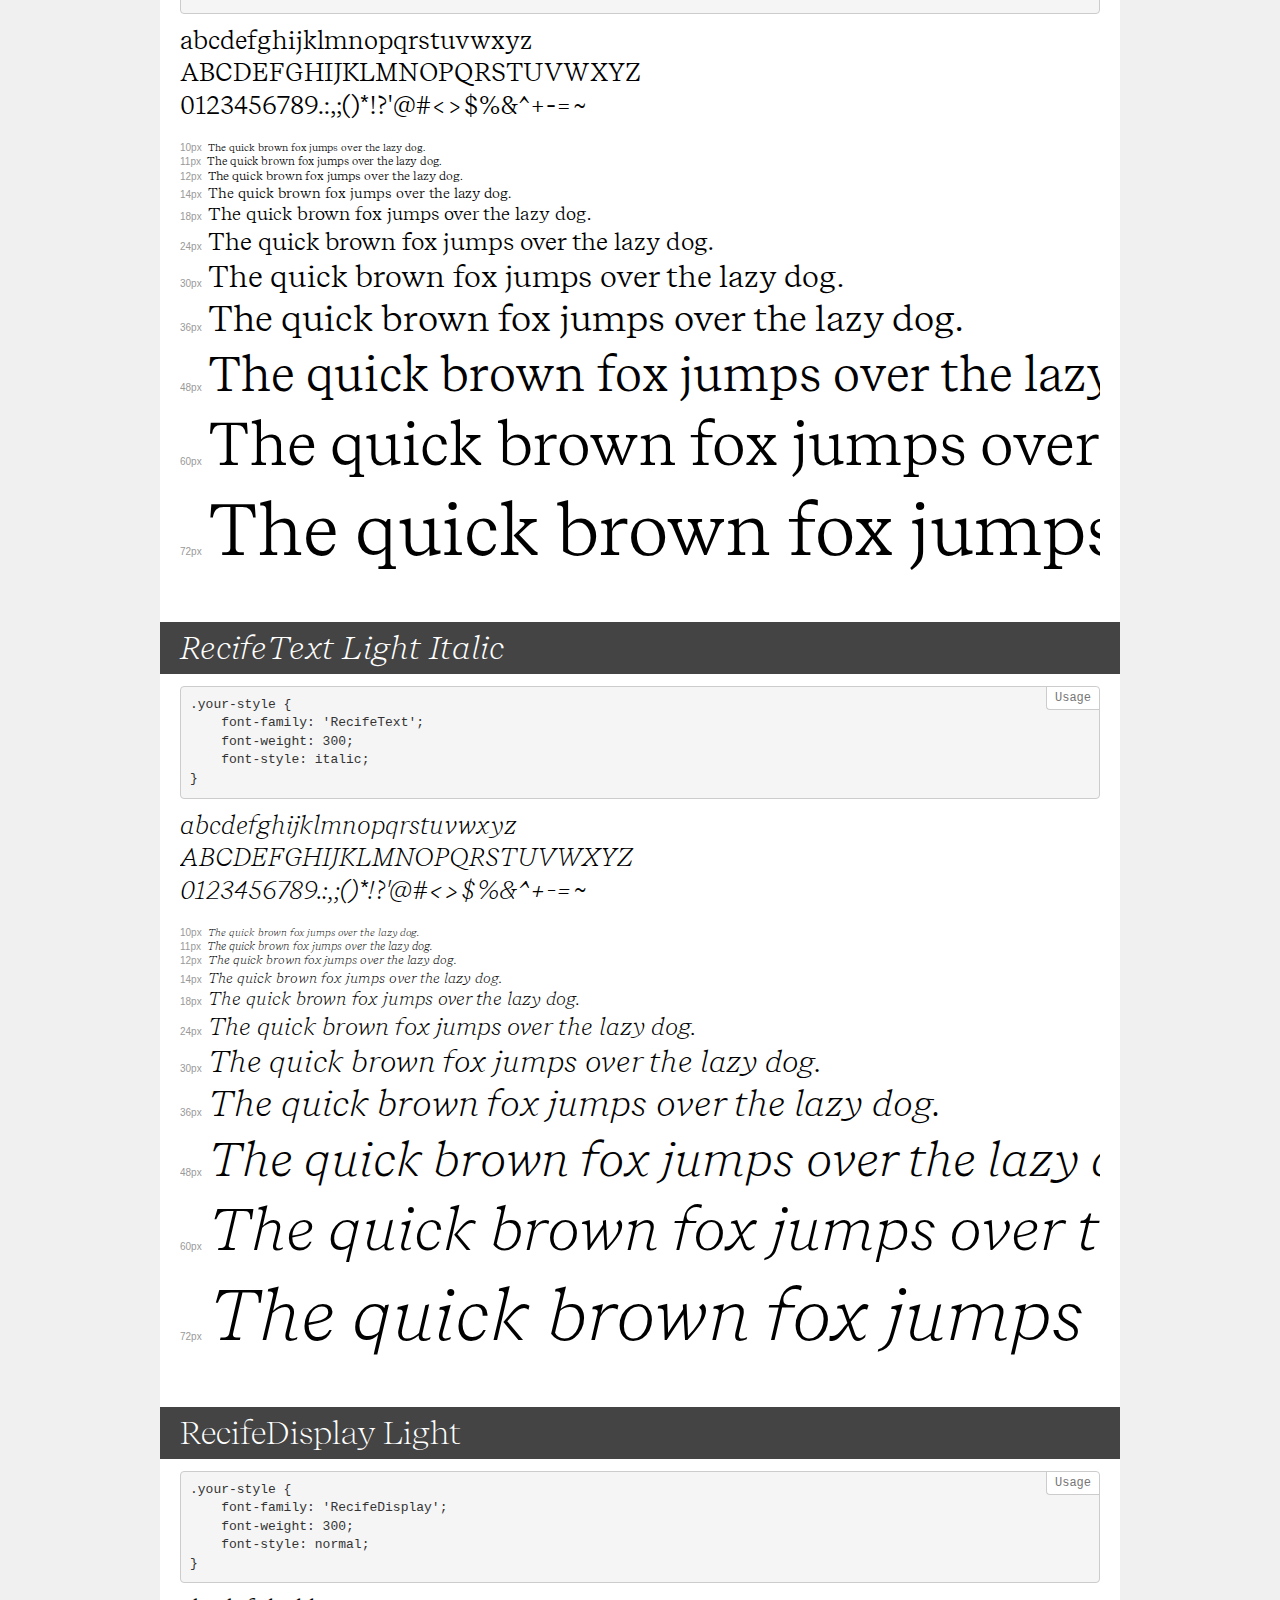
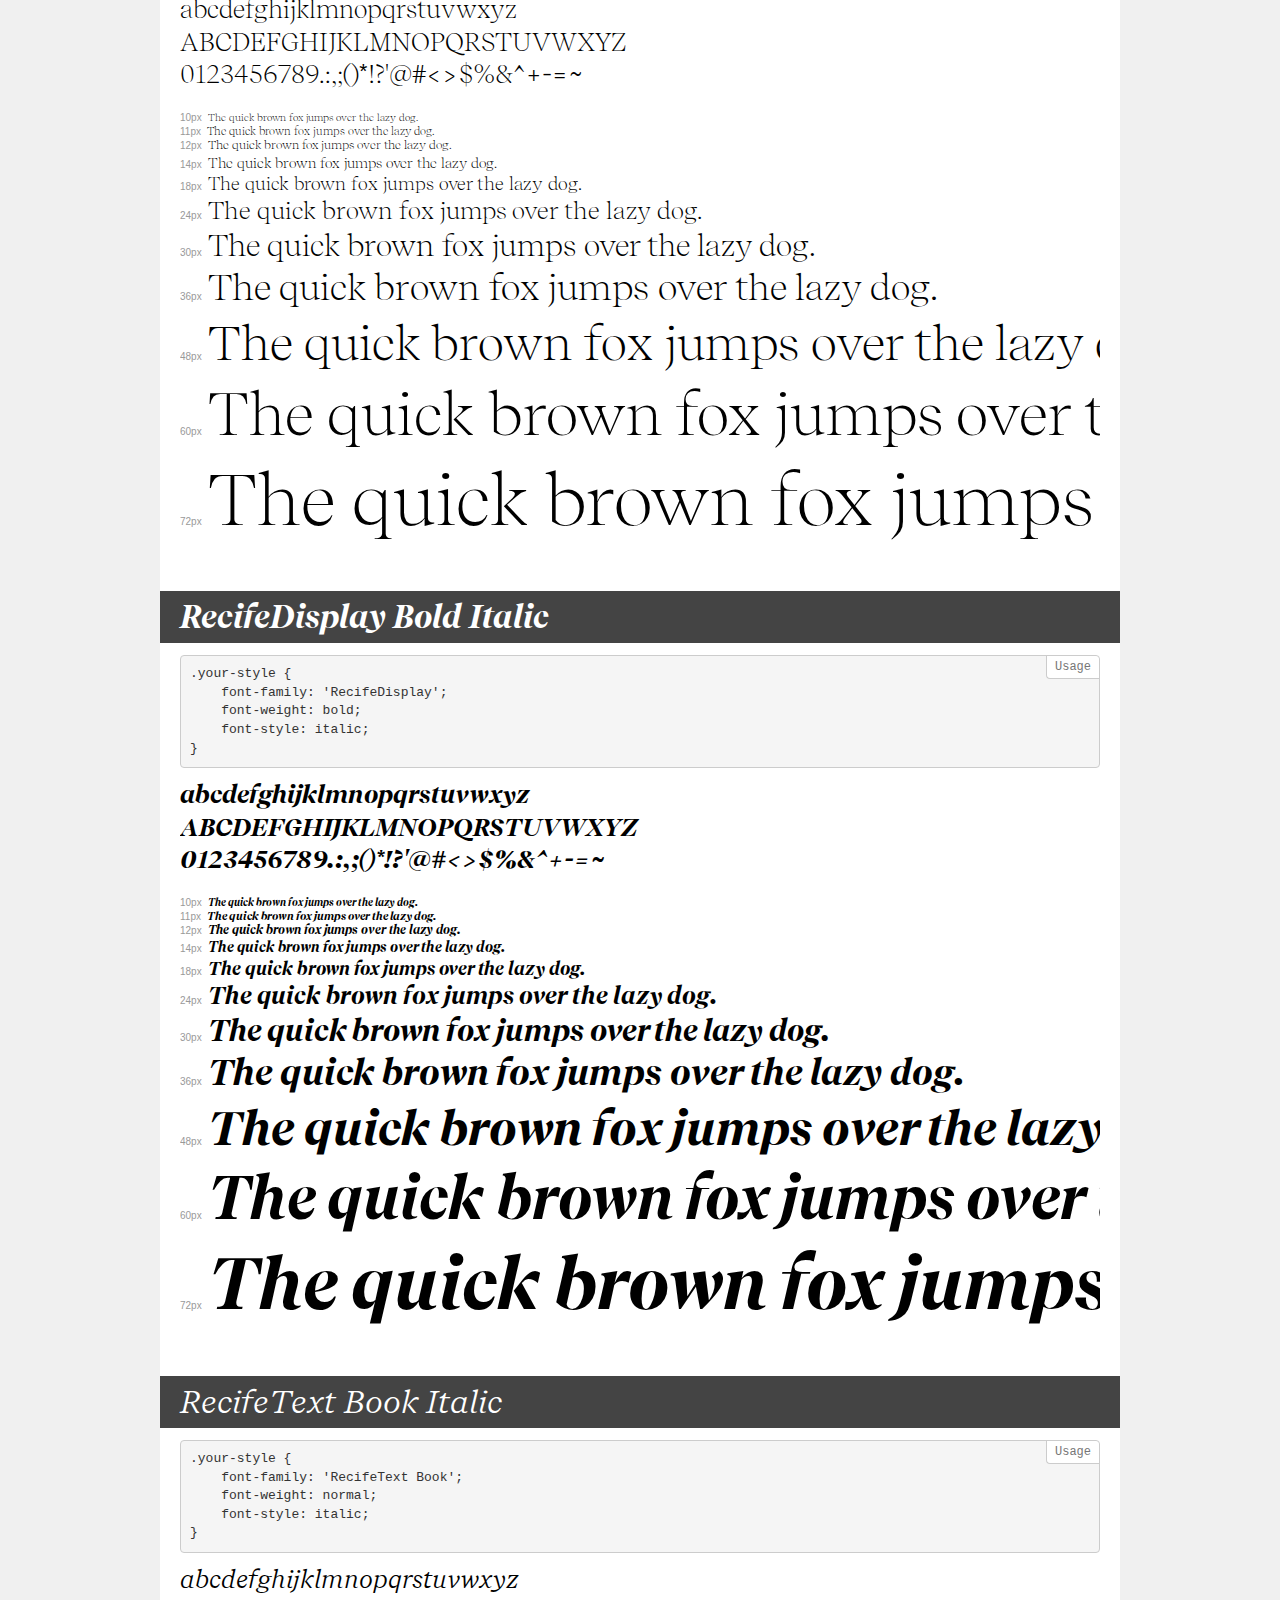
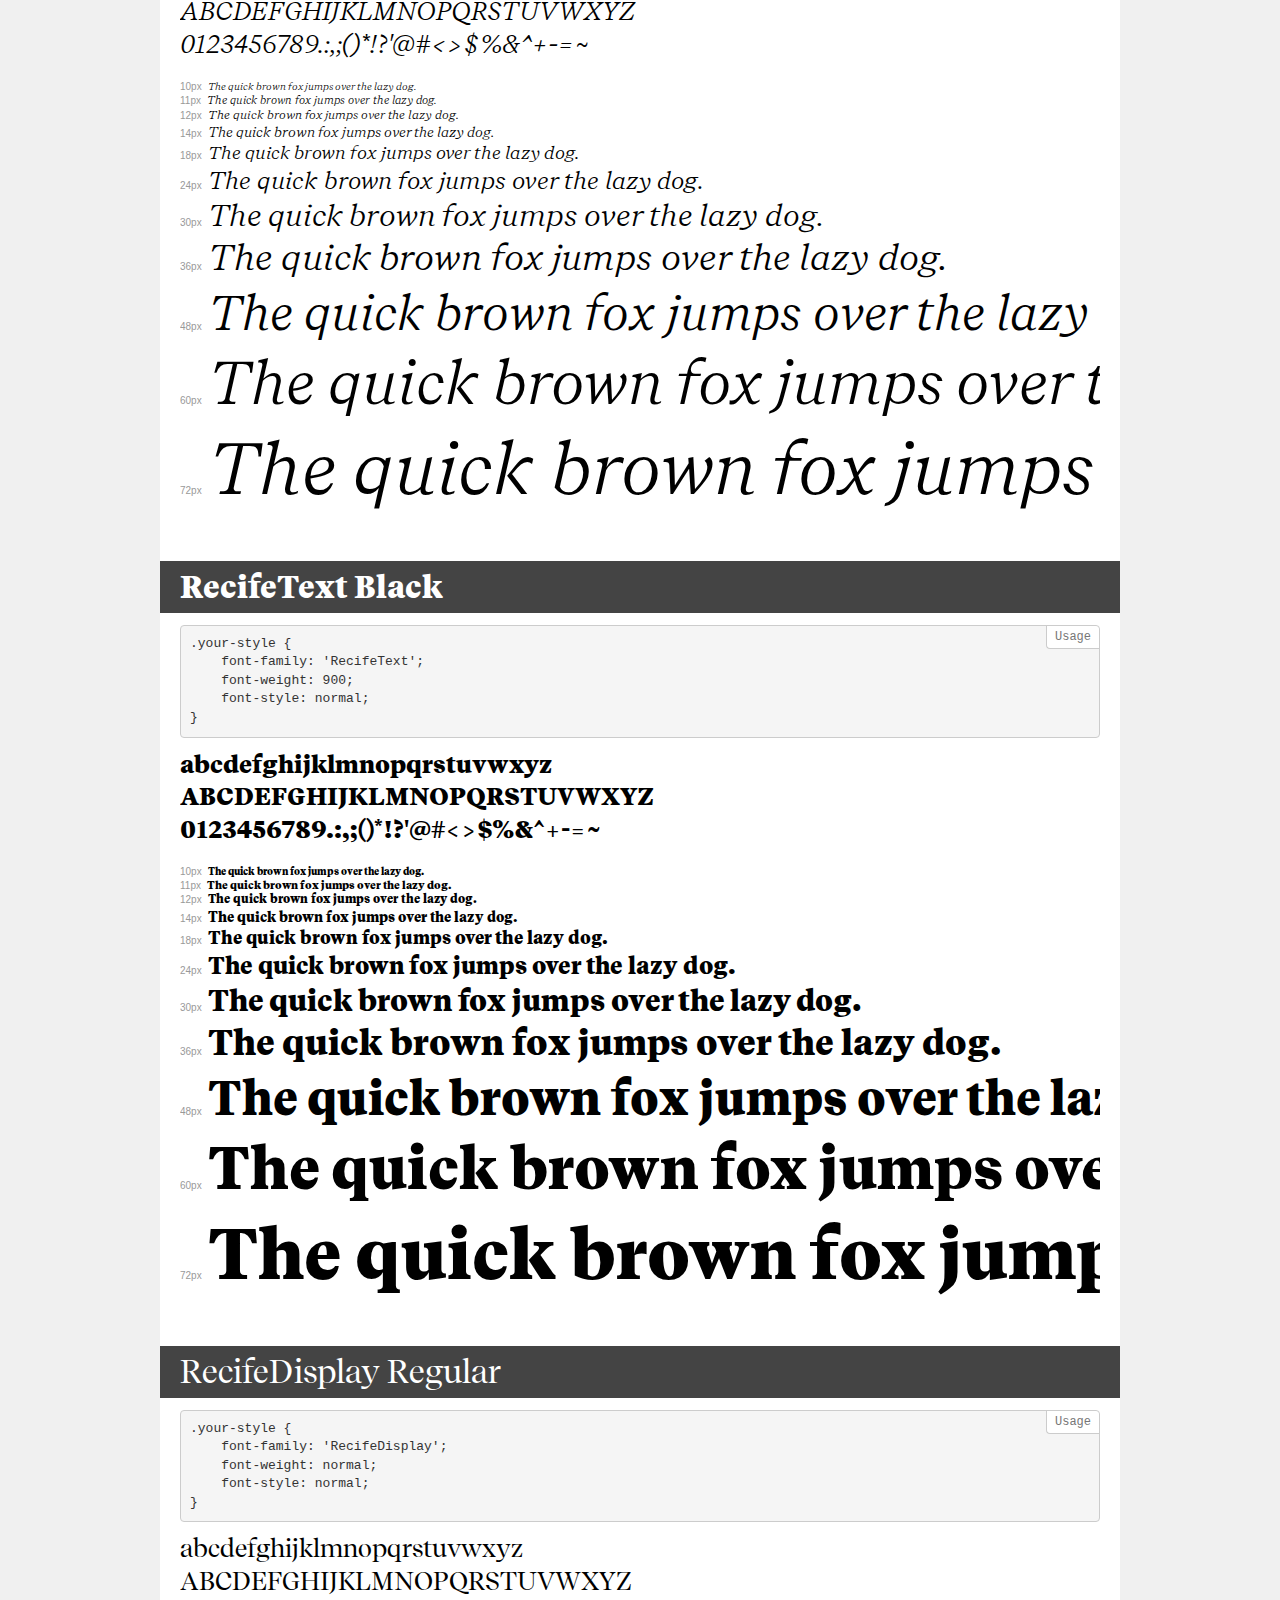
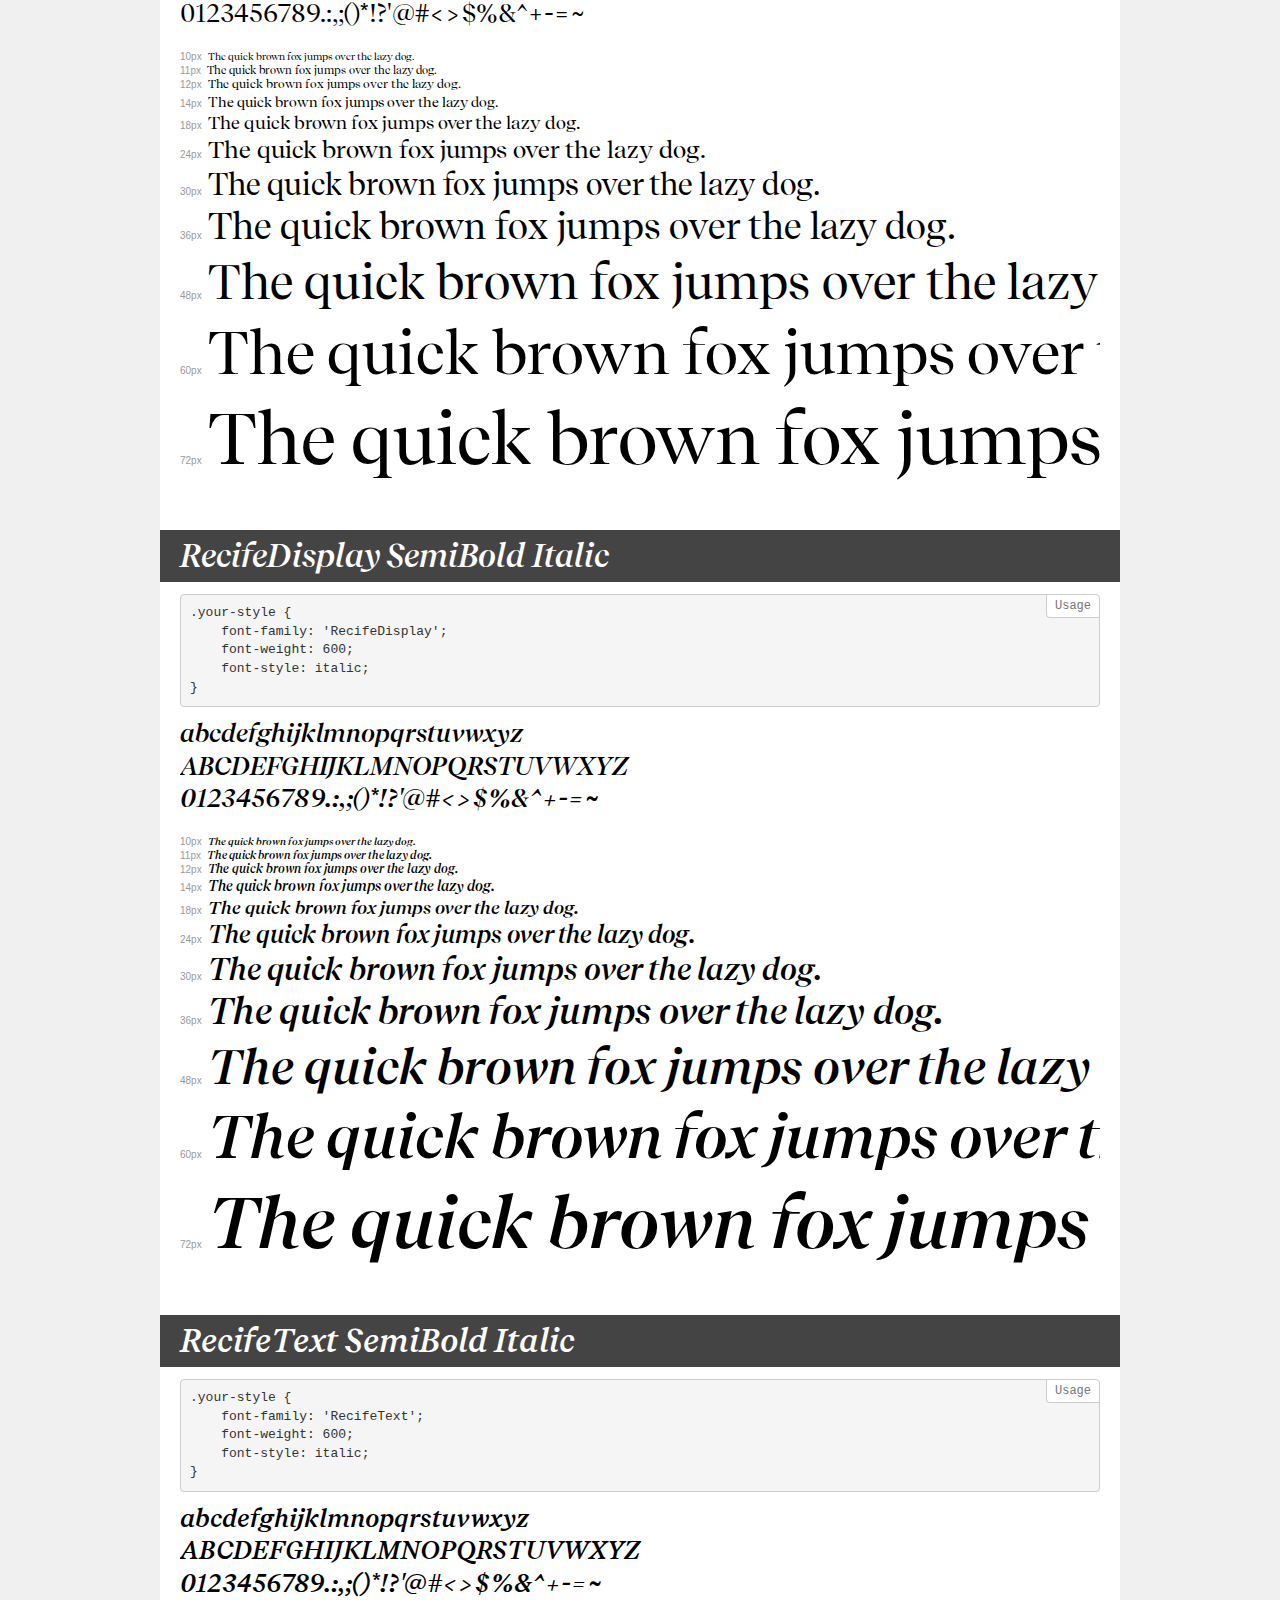
<file: PROJECT 3/font/demo.html>
<!DOCTYPE html>
<html lang="en">
<head>
    <meta charset="utf-8">
    <meta http-equiv="X-UA-Compatible" content="IE=edge">
    <meta name="viewport" content="width=device-width, initial-scale=1">
    <meta name="robots" content="noindex, noarchive">
    <meta name="format-detection" content="telephone=no">
    <title>Transfonter demo</title>
    <link href="stylesheet.css" rel="stylesheet">
    <style>
        /*
        http://meyerweb.com/eric/tools/css/reset/
        v2.0 | 20110126
        License: none (public domain)
        */
        html, body, div, span, applet, object, iframe,
        h1, h2, h3, h4, h5, h6, p, blockquote, pre,
        a, abbr, acronym, address, big, cite, code,
        del, dfn, em, img, ins, kbd, q, s, samp,
        small, strike, strong, sub, sup, tt, var,
        b, u, i, center,
        dl, dt, dd, ol, ul, li,
        fieldset, form, label, legend,
        table, caption, tbody, tfoot, thead, tr, th, td,
        article, aside, canvas, details, embed,
        figure, figcaption, footer, header, hgroup,
        menu, nav, output, ruby, section, summary,
        time, mark, audio, video {
            margin: 0;
            padding: 0;
            border: 0;
            font-size: 100%;
            font: inherit;
            vertical-align: baseline;
        }
        /* HTML5 display-role reset for older browsers */
        article, aside, details, figcaption, figure,
        footer, header, hgroup, menu, nav, section {
            display: block;
        }
        body {
            line-height: 1;
        }
        ol, ul {
            list-style: none;
        }
        blockquote, q {
            quotes: none;
        }
        blockquote:before, blockquote:after,
        q:before, q:after {
            content: '';
            content: none;
        }
        table {
            border-collapse: collapse;
            border-spacing: 0;
        }
        /* demo styles */
        body {
            background: #f0f0f0;
            color: #000;
        }
        .page {
            background: #fff;
            width: 920px;
            margin: 0 auto;
            padding: 20px 20px 0 20px;
            overflow: hidden;
        }
        .font-container {
            overflow-x: auto;
            overflow-y: hidden;
            margin-bottom: 40px;
            line-height: 1.3;
            white-space: nowrap;
            padding-bottom: 5px;
        }
        h1 {
            position: relative;
            background: #444;
            font-size: 32px;
            color: #fff;
            padding: 10px 20px;
            margin: 0 -20px 12px -20px;
        }
        .letters {
            font-size: 25px;
            margin-bottom: 20px;
        }
        .s10:before {
            content: '10px';
        }
        .s11:before {
            content: '11px';
        }
        .s12:before {
            content: '12px';
        }
        .s14:before {
            content: '14px';
        }
        .s18:before {
            content: '18px';
        }
        .s24:before {
            content: '24px';
        }
        .s30:before {
            content: '30px';
        }
        .s36:before {
            content: '36px';
        }
        .s48:before {
            content: '48px';
        }
        .s60:before {
            content: '60px';
        }
        .s72:before {
            content: '72px';
        }
        .s10:before, .s11:before, .s12:before, .s14:before,
        .s18:before, .s24:before, .s30:before, .s36:before,
        .s48:before, .s60:before, .s72:before {
            font-family: Arial, sans-serif;
            font-size: 10px;
            font-weight: normal;
            font-style: normal;
            color: #999;
            padding-right: 6px;
        }
        pre {
            display: block;
            position: relative;
            padding: 9px;
            margin: 0 0 10px;
            font-family: Monaco, Menlo, Consolas, "Courier New", monospace;
            font-size: 13px;
            line-height: 1.428571429;
            color: #333;
            font-weight: normal;
            font-style: normal;
            background-color: #f5f5f5;
            border: 1px solid #ccc;
            overflow-x: auto;
            border-radius: 4px;
        }
        pre:after {
            display: block;
            position: absolute;
            right: 0;
            top: 0;
            content: 'Usage';
            line-height: 1;
            padding: 5px 8px;
            font-size: 12px;
            color: #767676;
            background-color: #fff;
            border: 1px solid #ccc;
            border-right: none;
            border-top: none;
            border-radius: 0 4px 0 4px;
            z-index: 10;
        }
        /* responsive */
        @media (max-width: 959px) {
            .page {
                width: auto;
                margin: 0;
            }
        }
    </style>
</head>
<body>
<div class="page">
    <div class="demo">
        <h1 style="font-family: 'RecifeDisplay'; font-weight: 900; font-style: normal;">RecifeDisplay Black</h1>
        <pre>.your-style {
    font-family: 'RecifeDisplay';
    font-weight: 900;
    font-style: normal;
}</pre>
        <div class="font-container" style="font-family: 'RecifeDisplay'; font-weight: 900; font-style: normal;">
            <p class="letters">
                abcdefghijklmnopqrstuvwxyz<br>
ABCDEFGHIJKLMNOPQRSTUVWXYZ<br>
                0123456789.:,;()*!?'@#<>$%&^+-=~
            </p>
            <p class="s10" style="font-size: 10px;">The quick brown fox jumps over the lazy dog.</p>
            <p class="s11" style="font-size: 11px;">The quick brown fox jumps over the lazy dog.</p>
            <p class="s12" style="font-size: 12px;">The quick brown fox jumps over the lazy dog.</p>
            <p class="s14" style="font-size: 14px;">The quick brown fox jumps over the lazy dog.</p>
            <p class="s18" style="font-size: 18px;">The quick brown fox jumps over the lazy dog.</p>
            <p class="s24" style="font-size: 24px;">The quick brown fox jumps over the lazy dog.</p>
            <p class="s30" style="font-size: 30px;">The quick brown fox jumps over the lazy dog.</p>
            <p class="s36" style="font-size: 36px;">The quick brown fox jumps over the lazy dog.</p>
            <p class="s48" style="font-size: 48px;">The quick brown fox jumps over the lazy dog.</p>
            <p class="s60" style="font-size: 60px;">The quick brown fox jumps over the lazy dog.</p>
            <p class="s72" style="font-size: 72px;">The quick brown fox jumps over the lazy dog.</p>
        </div>
    </div>
    <div class="demo">
        <h1 style="font-family: 'RecifeDisplay Book'; font-weight: normal; font-style: normal;">RecifeDisplay Book</h1>
        <pre>.your-style {
    font-family: 'RecifeDisplay Book';
    font-weight: normal;
    font-style: normal;
}</pre>
        <div class="font-container" style="font-family: 'RecifeDisplay Book'; font-weight: normal; font-style: normal;">
            <p class="letters">
                abcdefghijklmnopqrstuvwxyz<br>
ABCDEFGHIJKLMNOPQRSTUVWXYZ<br>
                0123456789.:,;()*!?'@#<>$%&^+-=~
            </p>
            <p class="s10" style="font-size: 10px;">The quick brown fox jumps over the lazy dog.</p>
            <p class="s11" style="font-size: 11px;">The quick brown fox jumps over the lazy dog.</p>
            <p class="s12" style="font-size: 12px;">The quick brown fox jumps over the lazy dog.</p>
            <p class="s14" style="font-size: 14px;">The quick brown fox jumps over the lazy dog.</p>
            <p class="s18" style="font-size: 18px;">The quick brown fox jumps over the lazy dog.</p>
            <p class="s24" style="font-size: 24px;">The quick brown fox jumps over the lazy dog.</p>
            <p class="s30" style="font-size: 30px;">The quick brown fox jumps over the lazy dog.</p>
            <p class="s36" style="font-size: 36px;">The quick brown fox jumps over the lazy dog.</p>
            <p class="s48" style="font-size: 48px;">The quick brown fox jumps over the lazy dog.</p>
            <p class="s60" style="font-size: 60px;">The quick brown fox jumps over the lazy dog.</p>
            <p class="s72" style="font-size: 72px;">The quick brown fox jumps over the lazy dog.</p>
        </div>
    </div>
    <div class="demo">
        <h1 style="font-family: 'RecifeDisplay'; font-weight: 300; font-style: italic;">RecifeDisplay Light Italic</h1>
        <pre>.your-style {
    font-family: 'RecifeDisplay';
    font-weight: 300;
    font-style: italic;
}</pre>
        <div class="font-container" style="font-family: 'RecifeDisplay'; font-weight: 300; font-style: italic;">
            <p class="letters">
                abcdefghijklmnopqrstuvwxyz<br>
ABCDEFGHIJKLMNOPQRSTUVWXYZ<br>
                0123456789.:,;()*!?'@#<>$%&^+-=~
            </p>
            <p class="s10" style="font-size: 10px;">The quick brown fox jumps over the lazy dog.</p>
            <p class="s11" style="font-size: 11px;">The quick brown fox jumps over the lazy dog.</p>
            <p class="s12" style="font-size: 12px;">The quick brown fox jumps over the lazy dog.</p>
            <p class="s14" style="font-size: 14px;">The quick brown fox jumps over the lazy dog.</p>
            <p class="s18" style="font-size: 18px;">The quick brown fox jumps over the lazy dog.</p>
            <p class="s24" style="font-size: 24px;">The quick brown fox jumps over the lazy dog.</p>
            <p class="s30" style="font-size: 30px;">The quick brown fox jumps over the lazy dog.</p>
            <p class="s36" style="font-size: 36px;">The quick brown fox jumps over the lazy dog.</p>
            <p class="s48" style="font-size: 48px;">The quick brown fox jumps over the lazy dog.</p>
            <p class="s60" style="font-size: 60px;">The quick brown fox jumps over the lazy dog.</p>
            <p class="s72" style="font-size: 72px;">The quick brown fox jumps over the lazy dog.</p>
        </div>
    </div>
    <div class="demo">
        <h1 style="font-family: 'RecifeDisplay'; font-weight: 600; font-style: normal;">RecifeDisplay SemiBold</h1>
        <pre>.your-style {
    font-family: 'RecifeDisplay';
    font-weight: 600;
    font-style: normal;
}</pre>
        <div class="font-container" style="font-family: 'RecifeDisplay'; font-weight: 600; font-style: normal;">
            <p class="letters">
                abcdefghijklmnopqrstuvwxyz<br>
ABCDEFGHIJKLMNOPQRSTUVWXYZ<br>
                0123456789.:,;()*!?'@#<>$%&^+-=~
            </p>
            <p class="s10" style="font-size: 10px;">The quick brown fox jumps over the lazy dog.</p>
            <p class="s11" style="font-size: 11px;">The quick brown fox jumps over the lazy dog.</p>
            <p class="s12" style="font-size: 12px;">The quick brown fox jumps over the lazy dog.</p>
            <p class="s14" style="font-size: 14px;">The quick brown fox jumps over the lazy dog.</p>
            <p class="s18" style="font-size: 18px;">The quick brown fox jumps over the lazy dog.</p>
            <p class="s24" style="font-size: 24px;">The quick brown fox jumps over the lazy dog.</p>
            <p class="s30" style="font-size: 30px;">The quick brown fox jumps over the lazy dog.</p>
            <p class="s36" style="font-size: 36px;">The quick brown fox jumps over the lazy dog.</p>
            <p class="s48" style="font-size: 48px;">The quick brown fox jumps over the lazy dog.</p>
            <p class="s60" style="font-size: 60px;">The quick brown fox jumps over the lazy dog.</p>
            <p class="s72" style="font-size: 72px;">The quick brown fox jumps over the lazy dog.</p>
        </div>
    </div>
    <div class="demo">
        <h1 style="font-family: 'RecifeText'; font-weight: normal; font-style: normal;">RecifeText Regular</h1>
        <pre>.your-style {
    font-family: 'RecifeText';
    font-weight: normal;
    font-style: normal;
}</pre>
        <div class="font-container" style="font-family: 'RecifeText'; font-weight: normal; font-style: normal;">
            <p class="letters">
                abcdefghijklmnopqrstuvwxyz<br>
ABCDEFGHIJKLMNOPQRSTUVWXYZ<br>
                0123456789.:,;()*!?'@#<>$%&^+-=~
            </p>
            <p class="s10" style="font-size: 10px;">The quick brown fox jumps over the lazy dog.</p>
            <p class="s11" style="font-size: 11px;">The quick brown fox jumps over the lazy dog.</p>
            <p class="s12" style="font-size: 12px;">The quick brown fox jumps over the lazy dog.</p>
            <p class="s14" style="font-size: 14px;">The quick brown fox jumps over the lazy dog.</p>
            <p class="s18" style="font-size: 18px;">The quick brown fox jumps over the lazy dog.</p>
            <p class="s24" style="font-size: 24px;">The quick brown fox jumps over the lazy dog.</p>
            <p class="s30" style="font-size: 30px;">The quick brown fox jumps over the lazy dog.</p>
            <p class="s36" style="font-size: 36px;">The quick brown fox jumps over the lazy dog.</p>
            <p class="s48" style="font-size: 48px;">The quick brown fox jumps over the lazy dog.</p>
            <p class="s60" style="font-size: 60px;">The quick brown fox jumps over the lazy dog.</p>
            <p class="s72" style="font-size: 72px;">The quick brown fox jumps over the lazy dog.</p>
        </div>
    </div>
    <div class="demo">
        <h1 style="font-family: 'RecifeDisplay'; font-weight: bold; font-style: normal;">RecifeDisplay Bold</h1>
        <pre>.your-style {
    font-family: 'RecifeDisplay';
    font-weight: bold;
    font-style: normal;
}</pre>
        <div class="font-container" style="font-family: 'RecifeDisplay'; font-weight: bold; font-style: normal;">
            <p class="letters">
                abcdefghijklmnopqrstuvwxyz<br>
ABCDEFGHIJKLMNOPQRSTUVWXYZ<br>
                0123456789.:,;()*!?'@#<>$%&^+-=~
            </p>
            <p class="s10" style="font-size: 10px;">The quick brown fox jumps over the lazy dog.</p>
            <p class="s11" style="font-size: 11px;">The quick brown fox jumps over the lazy dog.</p>
            <p class="s12" style="font-size: 12px;">The quick brown fox jumps over the lazy dog.</p>
            <p class="s14" style="font-size: 14px;">The quick brown fox jumps over the lazy dog.</p>
            <p class="s18" style="font-size: 18px;">The quick brown fox jumps over the lazy dog.</p>
            <p class="s24" style="font-size: 24px;">The quick brown fox jumps over the lazy dog.</p>
            <p class="s30" style="font-size: 30px;">The quick brown fox jumps over the lazy dog.</p>
            <p class="s36" style="font-size: 36px;">The quick brown fox jumps over the lazy dog.</p>
            <p class="s48" style="font-size: 48px;">The quick brown fox jumps over the lazy dog.</p>
            <p class="s60" style="font-size: 60px;">The quick brown fox jumps over the lazy dog.</p>
            <p class="s72" style="font-size: 72px;">The quick brown fox jumps over the lazy dog.</p>
        </div>
    </div>
    <div class="demo">
        <h1 style="font-family: 'RecifeText'; font-weight: bold; font-style: italic;">RecifeText Bold Italic</h1>
        <pre>.your-style {
    font-family: 'RecifeText';
    font-weight: bold;
    font-style: italic;
}</pre>
        <div class="font-container" style="font-family: 'RecifeText'; font-weight: bold; font-style: italic;">
            <p class="letters">
                abcdefghijklmnopqrstuvwxyz<br>
ABCDEFGHIJKLMNOPQRSTUVWXYZ<br>
                0123456789.:,;()*!?'@#<>$%&^+-=~
            </p>
            <p class="s10" style="font-size: 10px;">The quick brown fox jumps over the lazy dog.</p>
            <p class="s11" style="font-size: 11px;">The quick brown fox jumps over the lazy dog.</p>
            <p class="s12" style="font-size: 12px;">The quick brown fox jumps over the lazy dog.</p>
            <p class="s14" style="font-size: 14px;">The quick brown fox jumps over the lazy dog.</p>
            <p class="s18" style="font-size: 18px;">The quick brown fox jumps over the lazy dog.</p>
            <p class="s24" style="font-size: 24px;">The quick brown fox jumps over the lazy dog.</p>
            <p class="s30" style="font-size: 30px;">The quick brown fox jumps over the lazy dog.</p>
            <p class="s36" style="font-size: 36px;">The quick brown fox jumps over the lazy dog.</p>
            <p class="s48" style="font-size: 48px;">The quick brown fox jumps over the lazy dog.</p>
            <p class="s60" style="font-size: 60px;">The quick brown fox jumps over the lazy dog.</p>
            <p class="s72" style="font-size: 72px;">The quick brown fox jumps over the lazy dog.</p>
        </div>
    </div>
    <div class="demo">
        <h1 style="font-family: 'RecifeText'; font-weight: normal; font-style: italic;">RecifeText Regular Italic</h1>
        <pre>.your-style {
    font-family: 'RecifeText';
    font-weight: normal;
    font-style: italic;
}</pre>
        <div class="font-container" style="font-family: 'RecifeText'; font-weight: normal; font-style: italic;">
            <p class="letters">
                abcdefghijklmnopqrstuvwxyz<br>
ABCDEFGHIJKLMNOPQRSTUVWXYZ<br>
                0123456789.:,;()*!?'@#<>$%&^+-=~
            </p>
            <p class="s10" style="font-size: 10px;">The quick brown fox jumps over the lazy dog.</p>
            <p class="s11" style="font-size: 11px;">The quick brown fox jumps over the lazy dog.</p>
            <p class="s12" style="font-size: 12px;">The quick brown fox jumps over the lazy dog.</p>
            <p class="s14" style="font-size: 14px;">The quick brown fox jumps over the lazy dog.</p>
            <p class="s18" style="font-size: 18px;">The quick brown fox jumps over the lazy dog.</p>
            <p class="s24" style="font-size: 24px;">The quick brown fox jumps over the lazy dog.</p>
            <p class="s30" style="font-size: 30px;">The quick brown fox jumps over the lazy dog.</p>
            <p class="s36" style="font-size: 36px;">The quick brown fox jumps over the lazy dog.</p>
            <p class="s48" style="font-size: 48px;">The quick brown fox jumps over the lazy dog.</p>
            <p class="s60" style="font-size: 60px;">The quick brown fox jumps over the lazy dog.</p>
            <p class="s72" style="font-size: 72px;">The quick brown fox jumps over the lazy dog.</p>
        </div>
    </div>
    <div class="demo">
        <h1 style="font-family: 'RecifeDisplay'; font-weight: 900; font-style: italic;">RecifeDisplay Black Italic</h1>
        <pre>.your-style {
    font-family: 'RecifeDisplay';
    font-weight: 900;
    font-style: italic;
}</pre>
        <div class="font-container" style="font-family: 'RecifeDisplay'; font-weight: 900; font-style: italic;">
            <p class="letters">
                abcdefghijklmnopqrstuvwxyz<br>
ABCDEFGHIJKLMNOPQRSTUVWXYZ<br>
                0123456789.:,;()*!?'@#<>$%&^+-=~
            </p>
            <p class="s10" style="font-size: 10px;">The quick brown fox jumps over the lazy dog.</p>
            <p class="s11" style="font-size: 11px;">The quick brown fox jumps over the lazy dog.</p>
            <p class="s12" style="font-size: 12px;">The quick brown fox jumps over the lazy dog.</p>
            <p class="s14" style="font-size: 14px;">The quick brown fox jumps over the lazy dog.</p>
            <p class="s18" style="font-size: 18px;">The quick brown fox jumps over the lazy dog.</p>
            <p class="s24" style="font-size: 24px;">The quick brown fox jumps over the lazy dog.</p>
            <p class="s30" style="font-size: 30px;">The quick brown fox jumps over the lazy dog.</p>
            <p class="s36" style="font-size: 36px;">The quick brown fox jumps over the lazy dog.</p>
            <p class="s48" style="font-size: 48px;">The quick brown fox jumps over the lazy dog.</p>
            <p class="s60" style="font-size: 60px;">The quick brown fox jumps over the lazy dog.</p>
            <p class="s72" style="font-size: 72px;">The quick brown fox jumps over the lazy dog.</p>
        </div>
    </div>
    <div class="demo">
        <h1 style="font-family: 'RecifeText'; font-weight: 900; font-style: italic;">RecifeText Black Italic</h1>
        <pre>.your-style {
    font-family: 'RecifeText';
    font-weight: 900;
    font-style: italic;
}</pre>
        <div class="font-container" style="font-family: 'RecifeText'; font-weight: 900; font-style: italic;">
            <p class="letters">
                abcdefghijklmnopqrstuvwxyz<br>
ABCDEFGHIJKLMNOPQRSTUVWXYZ<br>
                0123456789.:,;()*!?'@#<>$%&^+-=~
            </p>
            <p class="s10" style="font-size: 10px;">The quick brown fox jumps over the lazy dog.</p>
            <p class="s11" style="font-size: 11px;">The quick brown fox jumps over the lazy dog.</p>
            <p class="s12" style="font-size: 12px;">The quick brown fox jumps over the lazy dog.</p>
            <p class="s14" style="font-size: 14px;">The quick brown fox jumps over the lazy dog.</p>
            <p class="s18" style="font-size: 18px;">The quick brown fox jumps over the lazy dog.</p>
            <p class="s24" style="font-size: 24px;">The quick brown fox jumps over the lazy dog.</p>
            <p class="s30" style="font-size: 30px;">The quick brown fox jumps over the lazy dog.</p>
            <p class="s36" style="font-size: 36px;">The quick brown fox jumps over the lazy dog.</p>
            <p class="s48" style="font-size: 48px;">The quick brown fox jumps over the lazy dog.</p>
            <p class="s60" style="font-size: 60px;">The quick brown fox jumps over the lazy dog.</p>
            <p class="s72" style="font-size: 72px;">The quick brown fox jumps over the lazy dog.</p>
        </div>
    </div>
    <div class="demo">
        <h1 style="font-family: 'RecifeText'; font-weight: 300; font-style: normal;">RecifeText Light</h1>
        <pre>.your-style {
    font-family: 'RecifeText';
    font-weight: 300;
    font-style: normal;
}</pre>
        <div class="font-container" style="font-family: 'RecifeText'; font-weight: 300; font-style: normal;">
            <p class="letters">
                abcdefghijklmnopqrstuvwxyz<br>
ABCDEFGHIJKLMNOPQRSTUVWXYZ<br>
                0123456789.:,;()*!?'@#<>$%&^+-=~
            </p>
            <p class="s10" style="font-size: 10px;">The quick brown fox jumps over the lazy dog.</p>
            <p class="s11" style="font-size: 11px;">The quick brown fox jumps over the lazy dog.</p>
            <p class="s12" style="font-size: 12px;">The quick brown fox jumps over the lazy dog.</p>
            <p class="s14" style="font-size: 14px;">The quick brown fox jumps over the lazy dog.</p>
            <p class="s18" style="font-size: 18px;">The quick brown fox jumps over the lazy dog.</p>
            <p class="s24" style="font-size: 24px;">The quick brown fox jumps over the lazy dog.</p>
            <p class="s30" style="font-size: 30px;">The quick brown fox jumps over the lazy dog.</p>
            <p class="s36" style="font-size: 36px;">The quick brown fox jumps over the lazy dog.</p>
            <p class="s48" style="font-size: 48px;">The quick brown fox jumps over the lazy dog.</p>
            <p class="s60" style="font-size: 60px;">The quick brown fox jumps over the lazy dog.</p>
            <p class="s72" style="font-size: 72px;">The quick brown fox jumps over the lazy dog.</p>
        </div>
    </div>
    <div class="demo">
        <h1 style="font-family: 'RecifeText'; font-weight: 600; font-style: normal;">RecifeText SemiBold</h1>
        <pre>.your-style {
    font-family: 'RecifeText';
    font-weight: 600;
    font-style: normal;
}</pre>
        <div class="font-container" style="font-family: 'RecifeText'; font-weight: 600; font-style: normal;">
            <p class="letters">
                abcdefghijklmnopqrstuvwxyz<br>
ABCDEFGHIJKLMNOPQRSTUVWXYZ<br>
                0123456789.:,;()*!?'@#<>$%&^+-=~
            </p>
            <p class="s10" style="font-size: 10px;">The quick brown fox jumps over the lazy dog.</p>
            <p class="s11" style="font-size: 11px;">The quick brown fox jumps over the lazy dog.</p>
            <p class="s12" style="font-size: 12px;">The quick brown fox jumps over the lazy dog.</p>
            <p class="s14" style="font-size: 14px;">The quick brown fox jumps over the lazy dog.</p>
            <p class="s18" style="font-size: 18px;">The quick brown fox jumps over the lazy dog.</p>
            <p class="s24" style="font-size: 24px;">The quick brown fox jumps over the lazy dog.</p>
            <p class="s30" style="font-size: 30px;">The quick brown fox jumps over the lazy dog.</p>
            <p class="s36" style="font-size: 36px;">The quick brown fox jumps over the lazy dog.</p>
            <p class="s48" style="font-size: 48px;">The quick brown fox jumps over the lazy dog.</p>
            <p class="s60" style="font-size: 60px;">The quick brown fox jumps over the lazy dog.</p>
            <p class="s72" style="font-size: 72px;">The quick brown fox jumps over the lazy dog.</p>
        </div>
    </div>
    <div class="demo">
        <h1 style="font-family: 'RecifeText Book'; font-weight: normal; font-style: normal;">RecifeText Book</h1>
        <pre>.your-style {
    font-family: 'RecifeText Book';
    font-weight: normal;
    font-style: normal;
}</pre>
        <div class="font-container" style="font-family: 'RecifeText Book'; font-weight: normal; font-style: normal;">
            <p class="letters">
                abcdefghijklmnopqrstuvwxyz<br>
ABCDEFGHIJKLMNOPQRSTUVWXYZ<br>
                0123456789.:,;()*!?'@#<>$%&^+-=~
            </p>
            <p class="s10" style="font-size: 10px;">The quick brown fox jumps over the lazy dog.</p>
            <p class="s11" style="font-size: 11px;">The quick brown fox jumps over the lazy dog.</p>
            <p class="s12" style="font-size: 12px;">The quick brown fox jumps over the lazy dog.</p>
            <p class="s14" style="font-size: 14px;">The quick brown fox jumps over the lazy dog.</p>
            <p class="s18" style="font-size: 18px;">The quick brown fox jumps over the lazy dog.</p>
            <p class="s24" style="font-size: 24px;">The quick brown fox jumps over the lazy dog.</p>
            <p class="s30" style="font-size: 30px;">The quick brown fox jumps over the lazy dog.</p>
            <p class="s36" style="font-size: 36px;">The quick brown fox jumps over the lazy dog.</p>
            <p class="s48" style="font-size: 48px;">The quick brown fox jumps over the lazy dog.</p>
            <p class="s60" style="font-size: 60px;">The quick brown fox jumps over the lazy dog.</p>
            <p class="s72" style="font-size: 72px;">The quick brown fox jumps over the lazy dog.</p>
        </div>
    </div>
    <div class="demo">
        <h1 style="font-family: 'RecifeText'; font-weight: 300; font-style: italic;">RecifeText Light Italic</h1>
        <pre>.your-style {
    font-family: 'RecifeText';
    font-weight: 300;
    font-style: italic;
}</pre>
        <div class="font-container" style="font-family: 'RecifeText'; font-weight: 300; font-style: italic;">
            <p class="letters">
                abcdefghijklmnopqrstuvwxyz<br>
ABCDEFGHIJKLMNOPQRSTUVWXYZ<br>
                0123456789.:,;()*!?'@#<>$%&^+-=~
            </p>
            <p class="s10" style="font-size: 10px;">The quick brown fox jumps over the lazy dog.</p>
            <p class="s11" style="font-size: 11px;">The quick brown fox jumps over the lazy dog.</p>
            <p class="s12" style="font-size: 12px;">The quick brown fox jumps over the lazy dog.</p>
            <p class="s14" style="font-size: 14px;">The quick brown fox jumps over the lazy dog.</p>
            <p class="s18" style="font-size: 18px;">The quick brown fox jumps over the lazy dog.</p>
            <p class="s24" style="font-size: 24px;">The quick brown fox jumps over the lazy dog.</p>
            <p class="s30" style="font-size: 30px;">The quick brown fox jumps over the lazy dog.</p>
            <p class="s36" style="font-size: 36px;">The quick brown fox jumps over the lazy dog.</p>
            <p class="s48" style="font-size: 48px;">The quick brown fox jumps over the lazy dog.</p>
            <p class="s60" style="font-size: 60px;">The quick brown fox jumps over the lazy dog.</p>
            <p class="s72" style="font-size: 72px;">The quick brown fox jumps over the lazy dog.</p>
        </div>
    </div>
    <div class="demo">
        <h1 style="font-family: 'RecifeDisplay'; font-weight: 300; font-style: normal;">RecifeDisplay Light</h1>
        <pre>.your-style {
    font-family: 'RecifeDisplay';
    font-weight: 300;
    font-style: normal;
}</pre>
        <div class="font-container" style="font-family: 'RecifeDisplay'; font-weight: 300; font-style: normal;">
            <p class="letters">
                abcdefghijklmnopqrstuvwxyz<br>
ABCDEFGHIJKLMNOPQRSTUVWXYZ<br>
                0123456789.:,;()*!?'@#<>$%&^+-=~
            </p>
            <p class="s10" style="font-size: 10px;">The quick brown fox jumps over the lazy dog.</p>
            <p class="s11" style="font-size: 11px;">The quick brown fox jumps over the lazy dog.</p>
            <p class="s12" style="font-size: 12px;">The quick brown fox jumps over the lazy dog.</p>
            <p class="s14" style="font-size: 14px;">The quick brown fox jumps over the lazy dog.</p>
            <p class="s18" style="font-size: 18px;">The quick brown fox jumps over the lazy dog.</p>
            <p class="s24" style="font-size: 24px;">The quick brown fox jumps over the lazy dog.</p>
            <p class="s30" style="font-size: 30px;">The quick brown fox jumps over the lazy dog.</p>
            <p class="s36" style="font-size: 36px;">The quick brown fox jumps over the lazy dog.</p>
            <p class="s48" style="font-size: 48px;">The quick brown fox jumps over the lazy dog.</p>
            <p class="s60" style="font-size: 60px;">The quick brown fox jumps over the lazy dog.</p>
            <p class="s72" style="font-size: 72px;">The quick brown fox jumps over the lazy dog.</p>
        </div>
    </div>
    <div class="demo">
        <h1 style="font-family: 'RecifeDisplay'; font-weight: bold; font-style: italic;">RecifeDisplay Bold Italic</h1>
        <pre>.your-style {
    font-family: 'RecifeDisplay';
    font-weight: bold;
    font-style: italic;
}</pre>
        <div class="font-container" style="font-family: 'RecifeDisplay'; font-weight: bold; font-style: italic;">
            <p class="letters">
                abcdefghijklmnopqrstuvwxyz<br>
ABCDEFGHIJKLMNOPQRSTUVWXYZ<br>
                0123456789.:,;()*!?'@#<>$%&^+-=~
            </p>
            <p class="s10" style="font-size: 10px;">The quick brown fox jumps over the lazy dog.</p>
            <p class="s11" style="font-size: 11px;">The quick brown fox jumps over the lazy dog.</p>
            <p class="s12" style="font-size: 12px;">The quick brown fox jumps over the lazy dog.</p>
            <p class="s14" style="font-size: 14px;">The quick brown fox jumps over the lazy dog.</p>
            <p class="s18" style="font-size: 18px;">The quick brown fox jumps over the lazy dog.</p>
            <p class="s24" style="font-size: 24px;">The quick brown fox jumps over the lazy dog.</p>
            <p class="s30" style="font-size: 30px;">The quick brown fox jumps over the lazy dog.</p>
            <p class="s36" style="font-size: 36px;">The quick brown fox jumps over the lazy dog.</p>
            <p class="s48" style="font-size: 48px;">The quick brown fox jumps over the lazy dog.</p>
            <p class="s60" style="font-size: 60px;">The quick brown fox jumps over the lazy dog.</p>
            <p class="s72" style="font-size: 72px;">The quick brown fox jumps over the lazy dog.</p>
        </div>
    </div>
    <div class="demo">
        <h1 style="font-family: 'RecifeText Book'; font-weight: normal; font-style: italic;">RecifeText Book Italic</h1>
        <pre>.your-style {
    font-family: 'RecifeText Book';
    font-weight: normal;
    font-style: italic;
}</pre>
        <div class="font-container" style="font-family: 'RecifeText Book'; font-weight: normal; font-style: italic;">
            <p class="letters">
                abcdefghijklmnopqrstuvwxyz<br>
ABCDEFGHIJKLMNOPQRSTUVWXYZ<br>
                0123456789.:,;()*!?'@#<>$%&^+-=~
            </p>
            <p class="s10" style="font-size: 10px;">The quick brown fox jumps over the lazy dog.</p>
            <p class="s11" style="font-size: 11px;">The quick brown fox jumps over the lazy dog.</p>
            <p class="s12" style="font-size: 12px;">The quick brown fox jumps over the lazy dog.</p>
            <p class="s14" style="font-size: 14px;">The quick brown fox jumps over the lazy dog.</p>
            <p class="s18" style="font-size: 18px;">The quick brown fox jumps over the lazy dog.</p>
            <p class="s24" style="font-size: 24px;">The quick brown fox jumps over the lazy dog.</p>
            <p class="s30" style="font-size: 30px;">The quick brown fox jumps over the lazy dog.</p>
            <p class="s36" style="font-size: 36px;">The quick brown fox jumps over the lazy dog.</p>
            <p class="s48" style="font-size: 48px;">The quick brown fox jumps over the lazy dog.</p>
            <p class="s60" style="font-size: 60px;">The quick brown fox jumps over the lazy dog.</p>
            <p class="s72" style="font-size: 72px;">The quick brown fox jumps over the lazy dog.</p>
        </div>
    </div>
    <div class="demo">
        <h1 style="font-family: 'RecifeText'; font-weight: 900; font-style: normal;">RecifeText Black</h1>
        <pre>.your-style {
    font-family: 'RecifeText';
    font-weight: 900;
    font-style: normal;
}</pre>
        <div class="font-container" style="font-family: 'RecifeText'; font-weight: 900; font-style: normal;">
            <p class="letters">
                abcdefghijklmnopqrstuvwxyz<br>
ABCDEFGHIJKLMNOPQRSTUVWXYZ<br>
                0123456789.:,;()*!?'@#<>$%&^+-=~
            </p>
            <p class="s10" style="font-size: 10px;">The quick brown fox jumps over the lazy dog.</p>
            <p class="s11" style="font-size: 11px;">The quick brown fox jumps over the lazy dog.</p>
            <p class="s12" style="font-size: 12px;">The quick brown fox jumps over the lazy dog.</p>
            <p class="s14" style="font-size: 14px;">The quick brown fox jumps over the lazy dog.</p>
            <p class="s18" style="font-size: 18px;">The quick brown fox jumps over the lazy dog.</p>
            <p class="s24" style="font-size: 24px;">The quick brown fox jumps over the lazy dog.</p>
            <p class="s30" style="font-size: 30px;">The quick brown fox jumps over the lazy dog.</p>
            <p class="s36" style="font-size: 36px;">The quick brown fox jumps over the lazy dog.</p>
            <p class="s48" style="font-size: 48px;">The quick brown fox jumps over the lazy dog.</p>
            <p class="s60" style="font-size: 60px;">The quick brown fox jumps over the lazy dog.</p>
            <p class="s72" style="font-size: 72px;">The quick brown fox jumps over the lazy dog.</p>
        </div>
    </div>
    <div class="demo">
        <h1 style="font-family: 'RecifeDisplay'; font-weight: normal; font-style: normal;">RecifeDisplay Regular</h1>
        <pre>.your-style {
    font-family: 'RecifeDisplay';
    font-weight: normal;
    font-style: normal;
}</pre>
        <div class="font-container" style="font-family: 'RecifeDisplay'; font-weight: normal; font-style: normal;">
            <p class="letters">
                abcdefghijklmnopqrstuvwxyz<br>
ABCDEFGHIJKLMNOPQRSTUVWXYZ<br>
                0123456789.:,;()*!?'@#<>$%&^+-=~
            </p>
            <p class="s10" style="font-size: 10px;">The quick brown fox jumps over the lazy dog.</p>
            <p class="s11" style="font-size: 11px;">The quick brown fox jumps over the lazy dog.</p>
            <p class="s12" style="font-size: 12px;">The quick brown fox jumps over the lazy dog.</p>
            <p class="s14" style="font-size: 14px;">The quick brown fox jumps over the lazy dog.</p>
            <p class="s18" style="font-size: 18px;">The quick brown fox jumps over the lazy dog.</p>
            <p class="s24" style="font-size: 24px;">The quick brown fox jumps over the lazy dog.</p>
            <p class="s30" style="font-size: 30px;">The quick brown fox jumps over the lazy dog.</p>
            <p class="s36" style="font-size: 36px;">The quick brown fox jumps over the lazy dog.</p>
            <p class="s48" style="font-size: 48px;">The quick brown fox jumps over the lazy dog.</p>
            <p class="s60" style="font-size: 60px;">The quick brown fox jumps over the lazy dog.</p>
            <p class="s72" style="font-size: 72px;">The quick brown fox jumps over the lazy dog.</p>
        </div>
    </div>
    <div class="demo">
        <h1 style="font-family: 'RecifeDisplay'; font-weight: 600; font-style: italic;">RecifeDisplay SemiBold Italic</h1>
        <pre>.your-style {
    font-family: 'RecifeDisplay';
    font-weight: 600;
    font-style: italic;
}</pre>
        <div class="font-container" style="font-family: 'RecifeDisplay'; font-weight: 600; font-style: italic;">
            <p class="letters">
                abcdefghijklmnopqrstuvwxyz<br>
ABCDEFGHIJKLMNOPQRSTUVWXYZ<br>
                0123456789.:,;()*!?'@#<>$%&^+-=~
            </p>
            <p class="s10" style="font-size: 10px;">The quick brown fox jumps over the lazy dog.</p>
            <p class="s11" style="font-size: 11px;">The quick brown fox jumps over the lazy dog.</p>
            <p class="s12" style="font-size: 12px;">The quick brown fox jumps over the lazy dog.</p>
            <p class="s14" style="font-size: 14px;">The quick brown fox jumps over the lazy dog.</p>
            <p class="s18" style="font-size: 18px;">The quick brown fox jumps over the lazy dog.</p>
            <p class="s24" style="font-size: 24px;">The quick brown fox jumps over the lazy dog.</p>
            <p class="s30" style="font-size: 30px;">The quick brown fox jumps over the lazy dog.</p>
            <p class="s36" style="font-size: 36px;">The quick brown fox jumps over the lazy dog.</p>
            <p class="s48" style="font-size: 48px;">The quick brown fox jumps over the lazy dog.</p>
            <p class="s60" style="font-size: 60px;">The quick brown fox jumps over the lazy dog.</p>
            <p class="s72" style="font-size: 72px;">The quick brown fox jumps over the lazy dog.</p>
        </div>
    </div>
    <div class="demo">
        <h1 style="font-family: 'RecifeText'; font-weight: 600; font-style: italic;">RecifeText SemiBold Italic</h1>
        <pre>.your-style {
    font-family: 'RecifeText';
    font-weight: 600;
    font-style: italic;
}</pre>
        <div class="font-container" style="font-family: 'RecifeText'; font-weight: 600; font-style: italic;">
            <p class="letters">
                abcdefghijklmnopqrstuvwxyz<br>
ABCDEFGHIJKLMNOPQRSTUVWXYZ<br>
                0123456789.:,;()*!?'@#<>$%&^+-=~
            </p>
            <p class="s10" style="font-size: 10px;">The quick brown fox jumps over the lazy dog.</p>
            <p class="s11" style="font-size: 11px;">The quick brown fox jumps over the lazy dog.</p>
            <p class="s12" style="font-size: 12px;">The quick brown fox jumps over the lazy dog.</p>
            <p class="s14" style="font-size: 14px;">The quick brown fox jumps over the lazy dog.</p>
            <p class="s18" style="font-size: 18px;">The quick brown fox jumps over the lazy dog.</p>
            <p class="s24" style="font-size: 24px;">The quick brown fox jumps over the lazy dog.</p>
            <p class="s30" style="font-size: 30px;">The quick brown fox jumps over the lazy dog.</p>
            <p class="s36" style="font-size: 36px;">The quick brown fox jumps over the lazy dog.</p>
            <p class="s48" style="font-size: 48px;">The quick brown fox jumps over the lazy dog.</p>
            <p class="s60" style="font-size: 60px;">The quick brown fox jumps over the lazy dog.</p>
            <p class="s72" style="font-size: 72px;">The quick brown fox jumps over the lazy dog.</p>
        </div>
    </div>
    <div class="demo">
        <h1 style="font-family: 'RecifeDisplay'; font-weight: normal; font-style: italic;">RecifeDisplay Regular Italic</h1>
        <pre>.your-style {
    font-family: 'RecifeDisplay';
    font-weight: normal;
    font-style: italic;
}</pre>
        <div class="font-container" style="font-family: 'RecifeDisplay'; font-weight: normal; font-style: italic;">
            <p class="letters">
                abcdefghijklmnopqrstuvwxyz<br>
ABCDEFGHIJKLMNOPQRSTUVWXYZ<br>
                0123456789.:,;()*!?'@#<>$%&^+-=~
            </p>
            <p class="s10" style="font-size: 10px;">The quick brown fox jumps over the lazy dog.</p>
            <p class="s11" style="font-size: 11px;">The quick brown fox jumps over the lazy dog.</p>
            <p class="s12" style="font-size: 12px;">The quick brown fox jumps over the lazy dog.</p>
            <p class="s14" style="font-size: 14px;">The quick brown fox jumps over the lazy dog.</p>
            <p class="s18" style="font-size: 18px;">The quick brown fox jumps over the lazy dog.</p>
            <p class="s24" style="font-size: 24px;">The quick brown fox jumps over the lazy dog.</p>
            <p class="s30" style="font-size: 30px;">The quick brown fox jumps over the lazy dog.</p>
            <p class="s36" style="font-size: 36px;">The quick brown fox jumps over the lazy dog.</p>
            <p class="s48" style="font-size: 48px;">The quick brown fox jumps over the lazy dog.</p>
            <p class="s60" style="font-size: 60px;">The quick brown fox jumps over the lazy dog.</p>
            <p class="s72" style="font-size: 72px;">The quick brown fox jumps over the lazy dog.</p>
        </div>
    </div>
    <div class="demo">
        <h1 style="font-family: 'RecifeText'; font-weight: bold; font-style: normal;">RecifeText Bold</h1>
        <pre>.your-style {
    font-family: 'RecifeText';
    font-weight: bold;
    font-style: normal;
}</pre>
        <div class="font-container" style="font-family: 'RecifeText'; font-weight: bold; font-style: normal;">
            <p class="letters">
                abcdefghijklmnopqrstuvwxyz<br>
ABCDEFGHIJKLMNOPQRSTUVWXYZ<br>
                0123456789.:,;()*!?'@#<>$%&^+-=~
            </p>
            <p class="s10" style="font-size: 10px;">The quick brown fox jumps over the lazy dog.</p>
            <p class="s11" style="font-size: 11px;">The quick brown fox jumps over the lazy dog.</p>
            <p class="s12" style="font-size: 12px;">The quick brown fox jumps over the lazy dog.</p>
            <p class="s14" style="font-size: 14px;">The quick brown fox jumps over the lazy dog.</p>
            <p class="s18" style="font-size: 18px;">The quick brown fox jumps over the lazy dog.</p>
            <p class="s24" style="font-size: 24px;">The quick brown fox jumps over the lazy dog.</p>
            <p class="s30" style="font-size: 30px;">The quick brown fox jumps over the lazy dog.</p>
            <p class="s36" style="font-size: 36px;">The quick brown fox jumps over the lazy dog.</p>
            <p class="s48" style="font-size: 48px;">The quick brown fox jumps over the lazy dog.</p>
            <p class="s60" style="font-size: 60px;">The quick brown fox jumps over the lazy dog.</p>
            <p class="s72" style="font-size: 72px;">The quick brown fox jumps over the lazy dog.</p>
        </div>
    </div>
    <div class="demo">
        <h1 style="font-family: 'RecifeDisplay Book'; font-weight: normal; font-style: italic;">RecifeDisplay Book Italic</h1>
        <pre>.your-style {
    font-family: 'RecifeDisplay Book';
    font-weight: normal;
    font-style: italic;
}</pre>
        <div class="font-container" style="font-family: 'RecifeDisplay Book'; font-weight: normal; font-style: italic;">
            <p class="letters">
                abcdefghijklmnopqrstuvwxyz<br>
ABCDEFGHIJKLMNOPQRSTUVWXYZ<br>
                0123456789.:,;()*!?'@#<>$%&^+-=~
            </p>
            <p class="s10" style="font-size: 10px;">The quick brown fox jumps over the lazy dog.</p>
            <p class="s11" style="font-size: 11px;">The quick brown fox jumps over the lazy dog.</p>
            <p class="s12" style="font-size: 12px;">The quick brown fox jumps over the lazy dog.</p>
            <p class="s14" style="font-size: 14px;">The quick brown fox jumps over the lazy dog.</p>
            <p class="s18" style="font-size: 18px;">The quick brown fox jumps over the lazy dog.</p>
            <p class="s24" style="font-size: 24px;">The quick brown fox jumps over the lazy dog.</p>
            <p class="s30" style="font-size: 30px;">The quick brown fox jumps over the lazy dog.</p>
            <p class="s36" style="font-size: 36px;">The quick brown fox jumps over the lazy dog.</p>
            <p class="s48" style="font-size: 48px;">The quick brown fox jumps over the lazy dog.</p>
            <p class="s60" style="font-size: 60px;">The quick brown fox jumps over the lazy dog.</p>
            <p class="s72" style="font-size: 72px;">The quick brown fox jumps over the lazy dog.</p>
        </div>
    </div>
</div>
</body>
</html>
</file>
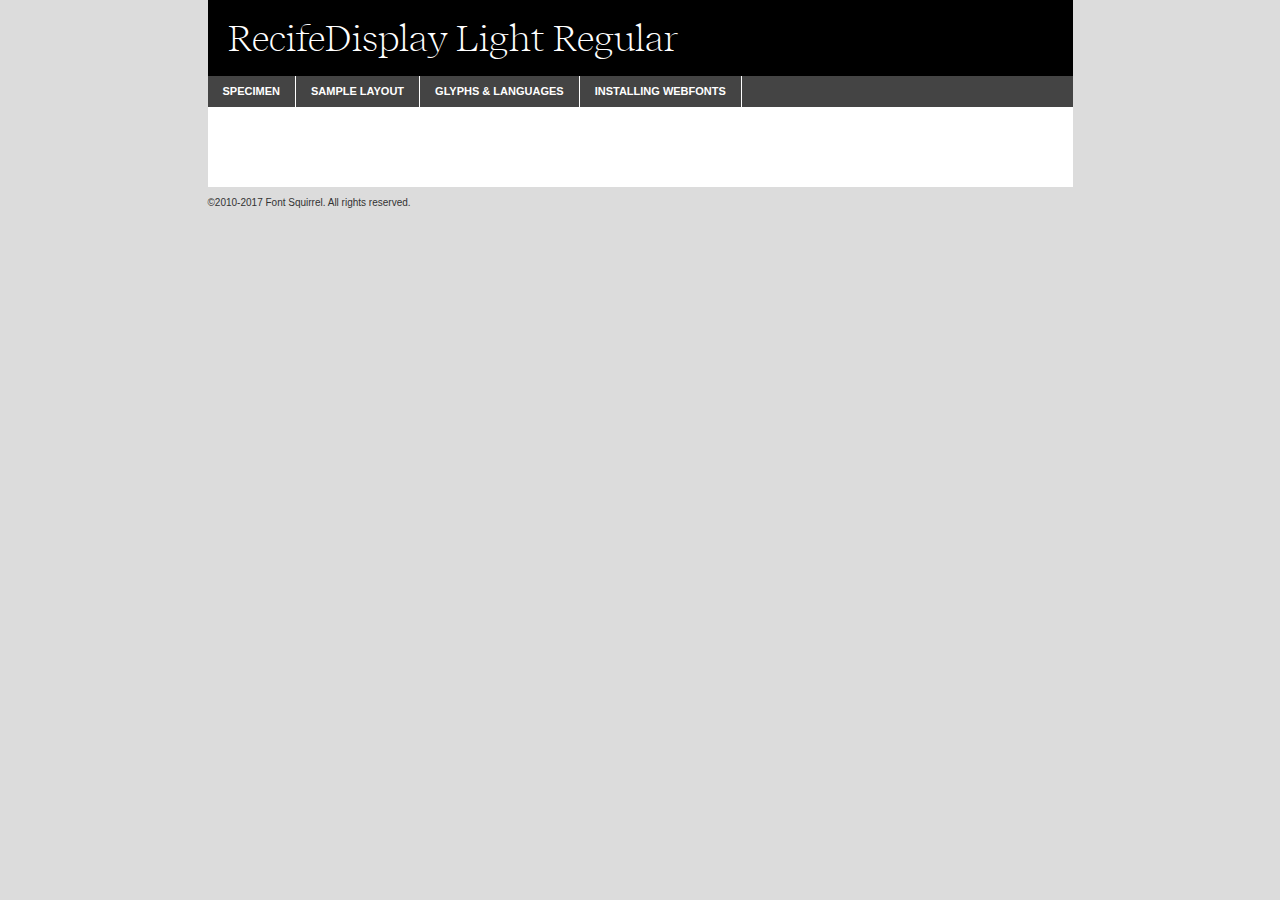
<file: PROJECT 3/webfontkit-20230601-134435/recifedisplay-light-demo.html>
<!DOCTYPE html PUBLIC "-//W3C//DTD XHTML 1.0 Transitional//EN"
        "http://www.w3.org/TR/xhtml1/DTD/xhtml1-transitional.dtd">

<html xmlns="http://www.w3.org/1999/xhtml" xml:lang="en" lang="en">
<head>
    <meta http-equiv="Content-Type" content="text/html; charset=utf-8"/>
    <script src="http://ajax.googleapis.com/ajax/libs/jquery/1.7.2/jquery.min.js" type="text/javascript" charset="utf-8"></script>
    <script type="text/javascript">
		(function($) {
			$.fn.easyTabs = function(option) {
				var param = jQuery.extend({ fadeSpeed: 'fast', defaultContent: 1, activeClass: 'active' }, option);
				$(this).each(function() {
					var thisId = '#' + this.id;
					if ( param.defaultContent == '' )
					{
						param.defaultContent = 1;
					}
					if ( typeof param.defaultContent == 'number' )
					{
						var defaultTab = $(thisId + ' .tabs li:eq(' + (param.defaultContent - 1) + ') a').attr('href').substr(1);
					}
					else
					{
						var defaultTab = param.defaultContent;
					}
					$(thisId + ' .tabs li a').each(function() {
						var tabToHide = $(this).attr('href').substr(1);
						$('#' + tabToHide).addClass('easytabs-tab-content');
					});
					hideAll();
					changeContent(defaultTab);

					function hideAll() {$(thisId + ' .easytabs-tab-content').hide();}

					function changeContent(tabId)
					{
						hideAll();
						$(thisId + ' .tabs li').removeClass(param.activeClass);
						$(thisId + ' .tabs li a[href=#' + tabId + ']').closest('li').addClass(param.activeClass);
						if ( param.fadeSpeed != 'none' )
						{
							$(thisId + ' #' + tabId).fadeIn(param.fadeSpeed);
						}
						else
						{
							$(thisId + ' #' + tabId).show();
						}
					}

					$(thisId + ' .tabs li').click(function() {
						var tabId = $(this).find('a').attr('href').substr(1);
						changeContent(tabId);
						return false;
					});
				});
			}
		})(jQuery);
    </script>
    <link rel="stylesheet" href="specimen_files/specimen_stylesheet.css" type="text/css" charset="utf-8"/>
    <link rel="stylesheet" href="stylesheet.css" type="text/css" charset="utf-8"/>

    <style type="text/css">
        		body {
			font-family: 'recifedisplaylight';
        		}

            </style>

    <title>RecifeDisplay Light Regular Specimen</title>


    <script type="text/javascript" charset="utf-8">
		$(document).ready(function() {
			$('#container').easyTabs({ defaultContent: 1 });
		});
    </script>
</head>

<body>
<div id="container">
    <div id="header">
		RecifeDisplay Light Regular    </div>
    <ul class="tabs">
        <li><a href="#specimen">Specimen</a></li>
        <li><a href="#layout">Sample Layout</a></li>
		        <li><a href="#glyphs">Glyphs &amp; Languages</a></li>
        <li><a href="#installing">Installing Webfonts</a></li>

    </ul>

    <div id="main_content">


        <div id="specimen">

            <div class="section">
                <div class="grid12 firstcol">
                    <div class="huge">AaBb</div>
                </div>
            </div>

            <div class="section">
                <div class="glyph_range">A&#x200B;B&#x200b;C&#x200b;D&#x200b;E&#x200b;F&#x200b;G&#x200b;H&#x200b;I&#x200b;J&#x200b;K&#x200b;L&#x200b;M&#x200b;N&#x200b;O&#x200b;P&#x200b;Q&#x200b;R&#x200b;S&#x200b;T&#x200b;U&#x200b;V&#x200b;W&#x200b;X&#x200b;Y&#x200b;Z&#x200b;a&#x200b;b&#x200b;c&#x200b;d&#x200b;e&#x200b;f&#x200b;g&#x200b;h&#x200b;i&#x200b;j&#x200b;k&#x200b;l&#x200b;m&#x200b;n&#x200b;o&#x200b;p&#x200b;q&#x200b;r&#x200b;s&#x200b;t&#x200b;u&#x200b;v&#x200b;w&#x200b;x&#x200b;y&#x200b;z&#x200b;1&#x200b;2&#x200b;3&#x200b;4&#x200b;5&#x200b;6&#x200b;7&#x200b;8&#x200b;9&#x200b;0&#x200b;&amp;&#x200b;.&#x200b;,&#x200b;?&#x200b;!&#x200b;&#64;&#x200b;(&#x200b;)&#x200b;#&#x200b;$&#x200b;%&#x200b;*&#x200b;+&#x200b;-&#x200b;=&#x200b;:&#x200b;;</div>
            </div>
            <div class="section">
                <div class="grid12 firstcol">
                    <table class="sample_table">
                        <tr>
                            <td>10</td>
                            <td class="size10">abcdefghijklmnopqrstuvwxyzABCDEFGHIJKLMNOPQRSTUVWXYZ0123456789abcdefghijklmnopqrstuvwxyzABCDEFGHIJKLMNOPQRSTUVWXYZ0123456789abcdefghijklmnopqrstuvwxyzABCDEFGHIJKLMNOPQRSTUVWXYZ</td>
                        </tr>
                        <tr>
                            <td>11</td>
                            <td class="size11">abcdefghijklmnopqrstuvwxyzABCDEFGHIJKLMNOPQRSTUVWXYZ0123456789abcdefghijklmnopqrstuvwxyzABCDEFGHIJKLMNOPQRSTUVWXYZ0123456789abcdefghijklmnopqrstuvwxyzABCDEFGHIJKLMNOPQRSTUVWXYZ</td>
                        </tr>
                        <tr>
                            <td>12</td>
                            <td class="size12">abcdefghijklmnopqrstuvwxyzABCDEFGHIJKLMNOPQRSTUVWXYZ0123456789abcdefghijklmnopqrstuvwxyzABCDEFGHIJKLMNOPQRSTUVWXYZ0123456789abcdefghijklmnopqrstuvwxyzABCDEFGHIJKLMNOPQRSTUVWXYZ</td>
                        </tr>
                        <tr>
                            <td>13</td>
                            <td class="size13">abcdefghijklmnopqrstuvwxyzABCDEFGHIJKLMNOPQRSTUVWXYZ0123456789abcdefghijklmnopqrstuvwxyzABCDEFGHIJKLMNOPQRSTUVWXYZ0123456789abcdefghijklmnopqrstuvwxyzABCDEFGHIJKLMNOPQRSTUVWXYZ</td>
                        </tr>
                        <tr>
                            <td>14</td>
                            <td class="size14">abcdefghijklmnopqrstuvwxyzABCDEFGHIJKLMNOPQRSTUVWXYZ0123456789abcdefghijklmnopqrstuvwxyzABCDEFGHIJKLMNOPQRSTUVWXYZ0123456789abcdefghijklmnopqrstuvwxyzABCDEFGHIJKLMNOPQRSTUVWXYZ</td>
                        </tr>
                        <tr>
                            <td>16</td>
                            <td class="size16">abcdefghijklmnopqrstuvwxyzABCDEFGHIJKLMNOPQRSTUVWXYZ0123456789abcdefghijklmnopqrstuvwxyzABCDEFGHIJKLMNOPQRSTUVWXYZ</td>
                        </tr>
                        <tr>
                            <td>18</td>
                            <td class="size18">abcdefghijklmnopqrstuvwxyzABCDEFGHIJKLMNOPQRSTUVWXYZ0123456789abcdefghijklmnopqrstuvwxyzABCDEFGHIJKLMNOPQRSTUVWXYZ</td>
                        </tr>
                        <tr>
                            <td>20</td>
                            <td class="size20">abcdefghijklmnopqrstuvwxyzABCDEFGHIJKLMNOPQRSTUVWXYZ0123456789abcdefghijklmnopqrstuvwxyzABCDEFGHIJKLMNOPQRSTUVWXYZ</td>
                        </tr>
                        <tr>
                            <td>24</td>
                            <td class="size24">abcdefghijklmnopqrstuvwxyzABCDEFGHIJKLMNOPQRSTUVWXYZ0123456789abcdefghijklmnopqrstuvwxyzABCDEFGHIJKLMNOPQRSTUVWXYZ</td>
                        </tr>
                        <tr>
                            <td>30</td>
                            <td class="size30">abcdefghijklmnopqrstuvwxyzABCDEFGHIJKLMNOPQRSTUVWXYZ0123456789abcdefghijklmnopqrstuvwxyzABCDEFGHIJKLMNOPQRSTUVWXYZ</td>
                        </tr>
                        <tr>
                            <td>36</td>
                            <td class="size36">abcdefghijklmnopqrstuvwxyzABCDEFGHIJKLMNOPQRSTUVWXYZ0123456789abcdefghijklmnopqrstuvwxyzABCDEFGHIJKLMNOPQRSTUVWXYZ</td>
                        </tr>
                        <tr>
                            <td>48</td>
                            <td class="size48">abcdefghijklmnopqrstuvwxyzABCDEFGHIJKLMNOPQRSTUVWXYZ0123456789abcdefghijklmnopqrstuvwxyzABCDEFGHIJKLMNOPQRSTUVWXYZ</td>
                        </tr>
                        <tr>
                            <td>60</td>
                            <td class="size60">abcdefghijklmnopqrstuvwxyzABCDEFGHIJKLMNOPQRSTUVWXYZ0123456789abcdefghijklmnopqrstuvwxyzABCDEFGHIJKLMNOPQRSTUVWXYZ</td>
                        </tr>
                        <tr>
                            <td>72</td>
                            <td class="size72">abcdefghijklmnopqrstuvwxyzABCDEFGHIJKLMNOPQRSTUVWXYZ0123456789abcdefghijklmnopqrstuvwxyzABCDEFGHIJKLMNOPQRSTUVWXYZ</td>
                        </tr>
                        <tr>
                            <td>90</td>
                            <td class="size90">abcdefghijklmnopqrstuvwxyzABCDEFGHIJKLMNOPQRSTUVWXYZ0123456789abcdefghijklmnopqrstuvwxyzABCDEFGHIJKLMNOPQRSTUVWXYZ</td>
                        </tr>
                    </table>

                </div>

            </div>


            <div class="section" id="bodycomparison">


                <div id="xheight">
                    <div class="fontbody">&#x25FC;&#x25FC;&#x25FC;&#x25FC;&#x25FC;&#x25FC;&#x25FC;&#x25FC;&#x25FC;&#x25FC;&#x25FC;&#x25FC;&#x25FC;&#x25FC;&#x25FC;&#x25FC;&#x25FC;&#x25FC;&#x25FC;&#x25FC;&#x25FC;&#x25FC;&#x25FC;&#x25FC;&#x25FC;&#x25FC;&#x25FC;&#x25FC;&#x25FC;&#x25FC;&#x25FC;&#x25FC;&#x25FC;&#x25FC;&#x25FC;&#x25FC;&#x25FC;&#x25FC;&#x25FC;&#x25FC;&#x25FC;&#x25FC;&#x25FC;&#x25FC;&#x25FC;&#x25FC;&#x25FC;&#x25FC;&#x25FC;&#x25FC;&#x25FC;&#x25FC;&#x25FC;&#x25FC;&#x25FC;&#x25FC;&#x25FC;&#x25FC;&#x25FC;&#x25FC;&#x25FC;&#x25FC;&#x25FC;&#x25FC;&#x25FC;&#x25FC;&#x25FC;&#x25FC;&#x25FC;&#x25FC;&#x25FC;&#x25FC;&#x25FC;&#x25FC;&#x25FC;&#x25FC;&#x25FC;&#x25FC;&#x25FC;&#x25FC;&#x25FC;&#x25FC;&#x25FC;&#x25FC;&#x25FC;&#x25FC;&#x25FC;&#x25FC;&#x25FC;&#x25FC;&#x25FC;&#x25FC;&#x25FC;&#x25FC;&#x25FC;&#x25FC;&#x25FC;&#x25FC;&#x25FC;body</div>
                    <div class="arialbody">body</div>
                    <div class="verdanabody">body</div>
                    <div class="georgiabody">body</div>
                </div>
                <div class="fontbody" style="z-index:1">
                    body<span>RecifeDisplay Light Regular</span>
                </div>
                <div class="arialbody" style="z-index:1">
                    body<span>Arial</span>
                </div>
                <div class="verdanabody" style="z-index:1">
                    body<span>Verdana</span>
                </div>
                <div class="georgiabody" style="z-index:1">
                    body<span>Georgia</span>
                </div>


            </div>


            <div class="section psample psample_row1" id="">

                <div class="grid2 firstcol">
                    <p class="size10"><span>10.</span>Aenean lacinia bibendum nulla sed consectetur. Fusce dapibus, tellus ac cursus commodo, tortor mauris condimentum nibh, ut fermentum massa justo sit amet risus. Nullam id dolor id nibh ultricies vehicula ut id elit. Cum sociis natoque penatibus et magnis dis parturient montes, nascetur ridiculus mus. Nulla vitae elit libero, a pharetra augue.</p>

                </div>
                <div class="grid3">
                    <p class="size11"><span>11.</span>Aenean lacinia bibendum nulla sed consectetur. Fusce dapibus, tellus ac cursus commodo, tortor mauris condimentum nibh, ut fermentum massa justo sit amet risus. Nullam id dolor id nibh ultricies vehicula ut id elit. Cum sociis natoque penatibus et magnis dis parturient montes, nascetur ridiculus mus. Nulla vitae elit libero, a pharetra augue.</p>

                </div>
                <div class="grid3">
                    <p class="size12"><span>12.</span>Aenean lacinia bibendum nulla sed consectetur. Fusce dapibus, tellus ac cursus commodo, tortor mauris condimentum nibh, ut fermentum massa justo sit amet risus. Nullam id dolor id nibh ultricies vehicula ut id elit. Cum sociis natoque penatibus et magnis dis parturient montes, nascetur ridiculus mus. Nulla vitae elit libero, a pharetra augue.</p>

                </div>
                <div class="grid4">
                    <p class="size13"><span>13.</span>Aenean lacinia bibendum nulla sed consectetur. Fusce dapibus, tellus ac cursus commodo, tortor mauris condimentum nibh, ut fermentum massa justo sit amet risus. Nullam id dolor id nibh ultricies vehicula ut id elit. Cum sociis natoque penatibus et magnis dis parturient montes, nascetur ridiculus mus. Nulla vitae elit libero, a pharetra augue.</p>

                </div>
                <div class="white_blend"></div>

            </div>
            <div class="section psample psample_row2" id="">
                <div class="grid3 firstcol">
                    <p class="size14"><span>14.</span>Aenean lacinia bibendum nulla sed consectetur. Fusce dapibus, tellus ac cursus commodo, tortor mauris condimentum nibh, ut fermentum massa justo sit amet risus. Nullam id dolor id nibh ultricies vehicula ut id elit. Cum sociis natoque penatibus et magnis dis parturient montes, nascetur ridiculus mus. Nulla vitae elit libero, a pharetra augue.</p>

                </div>
                <div class="grid4">
                    <p class="size16"><span>16.</span>Aenean lacinia bibendum nulla sed consectetur. Fusce dapibus, tellus ac cursus commodo, tortor mauris condimentum nibh, ut fermentum massa justo sit amet risus. Nullam id dolor id nibh ultricies vehicula ut id elit. Cum sociis natoque penatibus et magnis dis parturient montes, nascetur ridiculus mus. Nulla vitae elit libero, a pharetra augue.</p>

                </div>
                <div class="grid5">
                    <p class="size18"><span>18.</span>Aenean lacinia bibendum nulla sed consectetur. Fusce dapibus, tellus ac cursus commodo, tortor mauris condimentum nibh, ut fermentum massa justo sit amet risus. Nullam id dolor id nibh ultricies vehicula ut id elit. Cum sociis natoque penatibus et magnis dis parturient montes, nascetur ridiculus mus. Nulla vitae elit libero, a pharetra augue.</p>

                </div>

                <div class="white_blend"></div>

            </div>

            <div class="section psample psample_row3" id="">
                <div class="grid5 firstcol">
                    <p class="size20"><span>20.</span>Aenean lacinia bibendum nulla sed consectetur. Fusce dapibus, tellus ac cursus commodo, tortor mauris condimentum nibh, ut fermentum massa justo sit amet risus. Nullam id dolor id nibh ultricies vehicula ut id elit. Cum sociis natoque penatibus et magnis dis parturient montes, nascetur ridiculus mus. Nulla vitae elit libero, a pharetra augue.</p>
                </div>
                <div class="grid7">
                    <p class="size24"><span>24.</span>Aenean lacinia bibendum nulla sed consectetur. Fusce dapibus, tellus ac cursus commodo, tortor mauris condimentum nibh, ut fermentum massa justo sit amet risus. Nullam id dolor id nibh ultricies vehicula ut id elit. Cum sociis natoque penatibus et magnis dis parturient montes, nascetur ridiculus mus. Nulla vitae elit libero, a pharetra augue.</p>
                </div>

                <div class="white_blend"></div>

            </div>

            <div class="section psample psample_row4" id="">
                <div class="grid12 firstcol">
                    <p class="size30"><span>30.</span>Aenean lacinia bibendum nulla sed consectetur. Fusce dapibus, tellus ac cursus commodo, tortor mauris condimentum nibh, ut fermentum massa justo sit amet risus. Nullam id dolor id nibh ultricies vehicula ut id elit. Cum sociis natoque penatibus et magnis dis parturient montes, nascetur ridiculus mus. Nulla vitae elit libero, a pharetra augue.</p>
                </div>
                <div class="white_blend"></div>

            </div>


            <div class="section psample psample_row1 fullreverse">
                <div class="grid2 firstcol">
                    <p class="size10"><span>10.</span>Aenean lacinia bibendum nulla sed consectetur. Fusce dapibus, tellus ac cursus commodo, tortor mauris condimentum nibh, ut fermentum massa justo sit amet risus. Nullam id dolor id nibh ultricies vehicula ut id elit. Cum sociis natoque penatibus et magnis dis parturient montes, nascetur ridiculus mus. Nulla vitae elit libero, a pharetra augue.</p>

                </div>
                <div class="grid3">
                    <p class="size11"><span>11.</span>Aenean lacinia bibendum nulla sed consectetur. Fusce dapibus, tellus ac cursus commodo, tortor mauris condimentum nibh, ut fermentum massa justo sit amet risus. Nullam id dolor id nibh ultricies vehicula ut id elit. Cum sociis natoque penatibus et magnis dis parturient montes, nascetur ridiculus mus. Nulla vitae elit libero, a pharetra augue.</p>

                </div>
                <div class="grid3">
                    <p class="size12"><span>12.</span>Aenean lacinia bibendum nulla sed consectetur. Fusce dapibus, tellus ac cursus commodo, tortor mauris condimentum nibh, ut fermentum massa justo sit amet risus. Nullam id dolor id nibh ultricies vehicula ut id elit. Cum sociis natoque penatibus et magnis dis parturient montes, nascetur ridiculus mus. Nulla vitae elit libero, a pharetra augue.</p>

                </div>
                <div class="grid4">
                    <p class="size13"><span>13.</span>Aenean lacinia bibendum nulla sed consectetur. Fusce dapibus, tellus ac cursus commodo, tortor mauris condimentum nibh, ut fermentum massa justo sit amet risus. Nullam id dolor id nibh ultricies vehicula ut id elit. Cum sociis natoque penatibus et magnis dis parturient montes, nascetur ridiculus mus. Nulla vitae elit libero, a pharetra augue.</p>

                </div>
                <div class="black_blend"></div>

            </div>

            <div class="section psample psample_row2 fullreverse">
                <div class="grid3 firstcol">
                    <p class="size14"><span>14.</span>Aenean lacinia bibendum nulla sed consectetur. Fusce dapibus, tellus ac cursus commodo, tortor mauris condimentum nibh, ut fermentum massa justo sit amet risus. Nullam id dolor id nibh ultricies vehicula ut id elit. Cum sociis natoque penatibus et magnis dis parturient montes, nascetur ridiculus mus. Nulla vitae elit libero, a pharetra augue.</p>

                </div>
                <div class="grid4">
                    <p class="size16"><span>16.</span>Aenean lacinia bibendum nulla sed consectetur. Fusce dapibus, tellus ac cursus commodo, tortor mauris condimentum nibh, ut fermentum massa justo sit amet risus. Nullam id dolor id nibh ultricies vehicula ut id elit. Cum sociis natoque penatibus et magnis dis parturient montes, nascetur ridiculus mus. Nulla vitae elit libero, a pharetra augue.</p>

                </div>
                <div class="grid5">
                    <p class="size18"><span>18.</span>Aenean lacinia bibendum nulla sed consectetur. Fusce dapibus, tellus ac cursus commodo, tortor mauris condimentum nibh, ut fermentum massa justo sit amet risus. Nullam id dolor id nibh ultricies vehicula ut id elit. Cum sociis natoque penatibus et magnis dis parturient montes, nascetur ridiculus mus. Nulla vitae elit libero, a pharetra augue.</p>

                </div>
                <div class="black_blend"></div>

            </div>

            <div class="section psample fullreverse psample_row3" id="">
                <div class="grid5 firstcol">
                    <p class="size20"><span>20.</span>Aenean lacinia bibendum nulla sed consectetur. Fusce dapibus, tellus ac cursus commodo, tortor mauris condimentum nibh, ut fermentum massa justo sit amet risus. Nullam id dolor id nibh ultricies vehicula ut id elit. Cum sociis natoque penatibus et magnis dis parturient montes, nascetur ridiculus mus. Nulla vitae elit libero, a pharetra augue.</p>
                </div>
                <div class="grid7">
                    <p class="size24"><span>24.</span>Aenean lacinia bibendum nulla sed consectetur. Fusce dapibus, tellus ac cursus commodo, tortor mauris condimentum nibh, ut fermentum massa justo sit amet risus. Nullam id dolor id nibh ultricies vehicula ut id elit. Cum sociis natoque penatibus et magnis dis parturient montes, nascetur ridiculus mus. Nulla vitae elit libero, a pharetra augue.</p>
                </div>

                <div class="black_blend"></div>

            </div>

            <div class="section psample fullreverse psample_row4" id="" style="border-bottom: 20px #000 solid;">
                <div class="grid12 firstcol">
                    <p class="size30"><span>30.</span>Aenean lacinia bibendum nulla sed consectetur. Fusce dapibus, tellus ac cursus commodo, tortor mauris condimentum nibh, ut fermentum massa justo sit amet risus. Nullam id dolor id nibh ultricies vehicula ut id elit. Cum sociis natoque penatibus et magnis dis parturient montes, nascetur ridiculus mus. Nulla vitae elit libero, a pharetra augue.</p>
                </div>
                <div class="black_blend"></div>

            </div>


        </div>

        <div id="layout">

            <div class="section">

                <div class="grid12 firstcol">
                    <h1>Lorem Ipsum Dolor</h1>
                    <h2>Etiam porta sem malesuada magna mollis euismod</h2>

                    <p class="byline">By <a href="#link">Aenean Lacinia</a></p>
                </div>
            </div>
            <div class="section">
                <div class="grid8 firstcol">
                    <p class="large">Donec sed odio dui. Morbi leo risus, porta ac consectetur ac, vestibulum at eros. Fusce dapibus, tellus ac cursus commodo, tortor mauris condimentum nibh, ut fermentum massa justo sit amet risus. </p>


                    <h3>Pellentesque ornare sem</h3>

                    <p>Maecenas sed diam eget risus varius blandit sit amet non magna. Maecenas faucibus mollis interdum. Donec ullamcorper nulla non metus auctor fringilla. Nullam id dolor id nibh ultricies vehicula ut id elit. Nullam id dolor id nibh ultricies vehicula ut id elit. </p>

                    <p>Aenean eu leo quam. Pellentesque ornare sem lacinia quam venenatis vestibulum. Lorem ipsum dolor sit amet, consectetur adipiscing elit. Cum sociis natoque penatibus et magnis dis parturient montes, nascetur ridiculus mus. </p>

                    <p>Nulla vitae elit libero, a pharetra augue. Praesent commodo cursus magna, vel scelerisque nisl consectetur et. Aenean lacinia bibendum nulla sed consectetur. </p>

                    <p>Nullam quis risus eget urna mollis ornare vel eu leo. Nullam quis risus eget urna mollis ornare vel eu leo. Maecenas sed diam eget risus varius blandit sit amet non magna. Donec ullamcorper nulla non metus auctor fringilla. </p>

                    <h3>Cras mattis consectetur</h3>

                    <p>Aenean eu leo quam. Pellentesque ornare sem lacinia quam venenatis vestibulum. Aenean lacinia bibendum nulla sed consectetur. Integer posuere erat a ante venenatis dapibus posuere velit aliquet. Cras mattis consectetur purus sit amet fermentum. </p>

                    <p>Nullam id dolor id nibh ultricies vehicula ut id elit. Nullam quis risus eget urna mollis ornare vel eu leo. Cras mattis consectetur purus sit amet fermentum.</p>
                </div>

                <div class="grid4 sidebar">

                    <div class="box reverse">
                        <p class="last">Nullam quis risus eget urna mollis ornare vel eu leo. Donec ullamcorper nulla non metus auctor fringilla. Cras mattis consectetur purus sit amet fermentum. Sed posuere consectetur est at lobortis. Lorem ipsum dolor sit amet, consectetur adipiscing elit. </p>
                    </div>

                    <p class="caption">Maecenas sed diam eget risus varius.</p>

                    <p>Vestibulum id ligula porta felis euismod semper. Integer posuere erat a ante venenatis dapibus posuere velit aliquet. Vestibulum id ligula porta felis euismod semper. Sed posuere consectetur est at lobortis. Maecenas sed diam eget risus varius blandit sit amet non magna. Fusce dapibus, tellus ac cursus commodo, tortor mauris condimentum nibh, ut fermentum massa justo sit amet risus. </p>


                    <p>Duis mollis, est non commodo luctus, nisi erat porttitor ligula, eget lacinia odio sem nec elit. Aenean lacinia bibendum nulla sed consectetur. Vivamus sagittis lacus vel augue laoreet rutrum faucibus dolor auctor. Aenean lacinia bibendum nulla sed consectetur. Nullam quis risus eget urna mollis ornare vel eu leo. </p>

                    <p>Praesent commodo cursus magna, vel scelerisque nisl consectetur et. Donec ullamcorper nulla non metus auctor fringilla. Maecenas faucibus mollis interdum. Fusce dapibus, tellus ac cursus commodo, tortor mauris condimentum nibh, ut fermentum massa justo sit amet risus. </p>

                </div>
            </div>

        </div>


		

        <div id="glyphs">
            <div class="section">
                <div class="grid12 firstcol">

                    <h1>Language Support</h1>
                    <p>The subset of RecifeDisplay Light Regular in this kit supports the following languages:<br/>

						Albanian, Basque, Breton, Chamorro, Danish, Dutch, English, Faroese, Finnish, French, Frisian, Galician, German, Icelandic, Italian, Malagasy, Norwegian, Portuguese, Spanish, Alsatian, Aragonese, Arapaho, Arrernte, Asturian, Aymara, Bislama, Cebuano, Corsican, Fijian, French_creole, Genoese, Gilbertese, Greenlandic, Haitian_creole, Hiligaynon, Hmong, Hopi, Ibanag, Iloko_ilokano, Indonesian, Interglossa_glosa, Interlingua, Irish_gaelic, Jerriais, Lojban, Lombard, Luxembourgeois, Manx, Mohawk, Norfolk_pitcairnese, Occitan, Oromo, Pangasinan, Papiamento, Piedmontese, Potawatomi, Rhaeto-romance, Romansh, Rotokas, Sami_lule, Samoan, Sardinian, Scots_gaelic, Seychelles_creole, Shona, Sicilian, Somali, Southern_ndebele, Swahili, Swati_swazi, Tagalog_filipino_pilipino, Tetum, Tok_pisin, Uyghur_latinized, Volapuk, Walloon, Warlpiri, Xhosa, Yapese, Zulu, Latinbasic, Ubasic, Demo                    </p>
                    <h1>Glyph Chart</h1>
                    <p>The subset of RecifeDisplay Light Regular in this kit includes all the glyphs listed below. Unicode entities are included above each glyph to help you insert individual characters into your layout.</p>
                    <div id="glyph_chart">

																				                                <div><p>&amp;#13;</p>&#13;</div>
																				                                <div><p>&amp;#32;</p>&#32;</div>
																				                                <div><p>&amp;#33;</p>&#33;</div>
																				                                <div><p>&amp;#34;</p>&#34;</div>
																				                                <div><p>&amp;#35;</p>&#35;</div>
																				                                <div><p>&amp;#36;</p>&#36;</div>
																				                                <div><p>&amp;#37;</p>&#37;</div>
																				                                <div><p>&amp;#38;</p>&#38;</div>
																				                                <div><p>&amp;#39;</p>&#39;</div>
																				                                <div><p>&amp;#40;</p>&#40;</div>
																				                                <div><p>&amp;#41;</p>&#41;</div>
																				                                <div><p>&amp;#42;</p>&#42;</div>
																				                                <div><p>&amp;#43;</p>&#43;</div>
																				                                <div><p>&amp;#44;</p>&#44;</div>
																				                                <div><p>&amp;#45;</p>&#45;</div>
																				                                <div><p>&amp;#46;</p>&#46;</div>
																				                                <div><p>&amp;#47;</p>&#47;</div>
																				                                <div><p>&amp;#48;</p>&#48;</div>
																				                                <div><p>&amp;#49;</p>&#49;</div>
																				                                <div><p>&amp;#50;</p>&#50;</div>
																				                                <div><p>&amp;#51;</p>&#51;</div>
																				                                <div><p>&amp;#52;</p>&#52;</div>
																				                                <div><p>&amp;#53;</p>&#53;</div>
																				                                <div><p>&amp;#54;</p>&#54;</div>
																				                                <div><p>&amp;#55;</p>&#55;</div>
																				                                <div><p>&amp;#56;</p>&#56;</div>
																				                                <div><p>&amp;#57;</p>&#57;</div>
																				                                <div><p>&amp;#58;</p>&#58;</div>
																				                                <div><p>&amp;#59;</p>&#59;</div>
																				                                <div><p>&amp;#60;</p>&#60;</div>
																				                                <div><p>&amp;#61;</p>&#61;</div>
																				                                <div><p>&amp;#62;</p>&#62;</div>
																				                                <div><p>&amp;#63;</p>&#63;</div>
																				                                <div><p>&amp;#64;</p>&#64;</div>
																				                                <div><p>&amp;#65;</p>&#65;</div>
																				                                <div><p>&amp;#66;</p>&#66;</div>
																				                                <div><p>&amp;#67;</p>&#67;</div>
																				                                <div><p>&amp;#68;</p>&#68;</div>
																				                                <div><p>&amp;#69;</p>&#69;</div>
																				                                <div><p>&amp;#70;</p>&#70;</div>
																				                                <div><p>&amp;#71;</p>&#71;</div>
																				                                <div><p>&amp;#72;</p>&#72;</div>
																				                                <div><p>&amp;#73;</p>&#73;</div>
																				                                <div><p>&amp;#74;</p>&#74;</div>
																				                                <div><p>&amp;#75;</p>&#75;</div>
																				                                <div><p>&amp;#76;</p>&#76;</div>
																				                                <div><p>&amp;#77;</p>&#77;</div>
																				                                <div><p>&amp;#78;</p>&#78;</div>
																				                                <div><p>&amp;#79;</p>&#79;</div>
																				                                <div><p>&amp;#80;</p>&#80;</div>
																				                                <div><p>&amp;#81;</p>&#81;</div>
																				                                <div><p>&amp;#82;</p>&#82;</div>
																				                                <div><p>&amp;#83;</p>&#83;</div>
																				                                <div><p>&amp;#84;</p>&#84;</div>
																				                                <div><p>&amp;#85;</p>&#85;</div>
																				                                <div><p>&amp;#86;</p>&#86;</div>
																				                                <div><p>&amp;#87;</p>&#87;</div>
																				                                <div><p>&amp;#88;</p>&#88;</div>
																				                                <div><p>&amp;#89;</p>&#89;</div>
																				                                <div><p>&amp;#90;</p>&#90;</div>
																				                                <div><p>&amp;#91;</p>&#91;</div>
																				                                <div><p>&amp;#92;</p>&#92;</div>
																				                                <div><p>&amp;#93;</p>&#93;</div>
																				                                <div><p>&amp;#94;</p>&#94;</div>
																				                                <div><p>&amp;#95;</p>&#95;</div>
																				                                <div><p>&amp;#96;</p>&#96;</div>
																				                                <div><p>&amp;#97;</p>&#97;</div>
																				                                <div><p>&amp;#98;</p>&#98;</div>
																				                                <div><p>&amp;#99;</p>&#99;</div>
																				                                <div><p>&amp;#100;</p>&#100;</div>
																				                                <div><p>&amp;#101;</p>&#101;</div>
																				                                <div><p>&amp;#102;</p>&#102;</div>
																				                                <div><p>&amp;#103;</p>&#103;</div>
																				                                <div><p>&amp;#104;</p>&#104;</div>
																				                                <div><p>&amp;#105;</p>&#105;</div>
																				                                <div><p>&amp;#106;</p>&#106;</div>
																				                                <div><p>&amp;#107;</p>&#107;</div>
																				                                <div><p>&amp;#108;</p>&#108;</div>
																				                                <div><p>&amp;#109;</p>&#109;</div>
																				                                <div><p>&amp;#110;</p>&#110;</div>
																				                                <div><p>&amp;#111;</p>&#111;</div>
																				                                <div><p>&amp;#112;</p>&#112;</div>
																				                                <div><p>&amp;#113;</p>&#113;</div>
																				                                <div><p>&amp;#114;</p>&#114;</div>
																				                                <div><p>&amp;#115;</p>&#115;</div>
																				                                <div><p>&amp;#116;</p>&#116;</div>
																				                                <div><p>&amp;#117;</p>&#117;</div>
																				                                <div><p>&amp;#118;</p>&#118;</div>
																				                                <div><p>&amp;#119;</p>&#119;</div>
																				                                <div><p>&amp;#120;</p>&#120;</div>
																				                                <div><p>&amp;#121;</p>&#121;</div>
																				                                <div><p>&amp;#122;</p>&#122;</div>
																				                                <div><p>&amp;#123;</p>&#123;</div>
																				                                <div><p>&amp;#124;</p>&#124;</div>
																				                                <div><p>&amp;#125;</p>&#125;</div>
																				                                <div><p>&amp;#126;</p>&#126;</div>
																				                                <div><p>&amp;#160;</p>&#160;</div>
																				                                <div><p>&amp;#161;</p>&#161;</div>
																				                                <div><p>&amp;#162;</p>&#162;</div>
																				                                <div><p>&amp;#163;</p>&#163;</div>
																				                                <div><p>&amp;#164;</p>&#164;</div>
																				                                <div><p>&amp;#165;</p>&#165;</div>
																				                                <div><p>&amp;#166;</p>&#166;</div>
																				                                <div><p>&amp;#167;</p>&#167;</div>
																				                                <div><p>&amp;#168;</p>&#168;</div>
																				                                <div><p>&amp;#169;</p>&#169;</div>
																				                                <div><p>&amp;#170;</p>&#170;</div>
																				                                <div><p>&amp;#171;</p>&#171;</div>
																				                                <div><p>&amp;#172;</p>&#172;</div>
																				                                <div><p>&amp;#173;</p>&#173;</div>
																				                                <div><p>&amp;#174;</p>&#174;</div>
																				                                <div><p>&amp;#175;</p>&#175;</div>
																				                                <div><p>&amp;#176;</p>&#176;</div>
																				                                <div><p>&amp;#177;</p>&#177;</div>
																				                                <div><p>&amp;#178;</p>&#178;</div>
																				                                <div><p>&amp;#179;</p>&#179;</div>
																				                                <div><p>&amp;#180;</p>&#180;</div>
																				                                <div><p>&amp;#182;</p>&#182;</div>
																				                                <div><p>&amp;#183;</p>&#183;</div>
																				                                <div><p>&amp;#184;</p>&#184;</div>
																				                                <div><p>&amp;#185;</p>&#185;</div>
																				                                <div><p>&amp;#186;</p>&#186;</div>
																				                                <div><p>&amp;#187;</p>&#187;</div>
																				                                <div><p>&amp;#188;</p>&#188;</div>
																				                                <div><p>&amp;#189;</p>&#189;</div>
																				                                <div><p>&amp;#190;</p>&#190;</div>
																				                                <div><p>&amp;#191;</p>&#191;</div>
																				                                <div><p>&amp;#192;</p>&#192;</div>
																				                                <div><p>&amp;#193;</p>&#193;</div>
																				                                <div><p>&amp;#194;</p>&#194;</div>
																				                                <div><p>&amp;#195;</p>&#195;</div>
																				                                <div><p>&amp;#196;</p>&#196;</div>
																				                                <div><p>&amp;#197;</p>&#197;</div>
																				                                <div><p>&amp;#198;</p>&#198;</div>
																				                                <div><p>&amp;#199;</p>&#199;</div>
																				                                <div><p>&amp;#200;</p>&#200;</div>
																				                                <div><p>&amp;#201;</p>&#201;</div>
																				                                <div><p>&amp;#202;</p>&#202;</div>
																				                                <div><p>&amp;#203;</p>&#203;</div>
																				                                <div><p>&amp;#204;</p>&#204;</div>
																				                                <div><p>&amp;#205;</p>&#205;</div>
																				                                <div><p>&amp;#206;</p>&#206;</div>
																				                                <div><p>&amp;#207;</p>&#207;</div>
																				                                <div><p>&amp;#208;</p>&#208;</div>
																				                                <div><p>&amp;#209;</p>&#209;</div>
																				                                <div><p>&amp;#210;</p>&#210;</div>
																				                                <div><p>&amp;#211;</p>&#211;</div>
																				                                <div><p>&amp;#212;</p>&#212;</div>
																				                                <div><p>&amp;#213;</p>&#213;</div>
																				                                <div><p>&amp;#214;</p>&#214;</div>
																				                                <div><p>&amp;#215;</p>&#215;</div>
																				                                <div><p>&amp;#216;</p>&#216;</div>
																				                                <div><p>&amp;#217;</p>&#217;</div>
																				                                <div><p>&amp;#218;</p>&#218;</div>
																				                                <div><p>&amp;#219;</p>&#219;</div>
																				                                <div><p>&amp;#220;</p>&#220;</div>
																				                                <div><p>&amp;#221;</p>&#221;</div>
																				                                <div><p>&amp;#222;</p>&#222;</div>
																				                                <div><p>&amp;#223;</p>&#223;</div>
																				                                <div><p>&amp;#224;</p>&#224;</div>
																				                                <div><p>&amp;#225;</p>&#225;</div>
																				                                <div><p>&amp;#226;</p>&#226;</div>
																				                                <div><p>&amp;#227;</p>&#227;</div>
																				                                <div><p>&amp;#228;</p>&#228;</div>
																				                                <div><p>&amp;#229;</p>&#229;</div>
																				                                <div><p>&amp;#230;</p>&#230;</div>
																				                                <div><p>&amp;#231;</p>&#231;</div>
																				                                <div><p>&amp;#232;</p>&#232;</div>
																				                                <div><p>&amp;#233;</p>&#233;</div>
																				                                <div><p>&amp;#234;</p>&#234;</div>
																				                                <div><p>&amp;#235;</p>&#235;</div>
																				                                <div><p>&amp;#236;</p>&#236;</div>
																				                                <div><p>&amp;#237;</p>&#237;</div>
																				                                <div><p>&amp;#238;</p>&#238;</div>
																				                                <div><p>&amp;#239;</p>&#239;</div>
																				                                <div><p>&amp;#240;</p>&#240;</div>
																				                                <div><p>&amp;#241;</p>&#241;</div>
																				                                <div><p>&amp;#242;</p>&#242;</div>
																				                                <div><p>&amp;#243;</p>&#243;</div>
																				                                <div><p>&amp;#244;</p>&#244;</div>
																				                                <div><p>&amp;#245;</p>&#245;</div>
																				                                <div><p>&amp;#246;</p>&#246;</div>
																				                                <div><p>&amp;#247;</p>&#247;</div>
																				                                <div><p>&amp;#248;</p>&#248;</div>
																				                                <div><p>&amp;#249;</p>&#249;</div>
																				                                <div><p>&amp;#250;</p>&#250;</div>
																				                                <div><p>&amp;#251;</p>&#251;</div>
																				                                <div><p>&amp;#252;</p>&#252;</div>
																				                                <div><p>&amp;#253;</p>&#253;</div>
																				                                <div><p>&amp;#254;</p>&#254;</div>
																				                                <div><p>&amp;#255;</p>&#255;</div>
																				                                <div><p>&amp;#338;</p>&#338;</div>
																				                                <div><p>&amp;#339;</p>&#339;</div>
																				                                <div><p>&amp;#376;</p>&#376;</div>
																				                                <div><p>&amp;#710;</p>&#710;</div>
																				                                <div><p>&amp;#732;</p>&#732;</div>
																				                                <div><p>&amp;#8192;</p>&#8192;</div>
																				                                <div><p>&amp;#8193;</p>&#8193;</div>
																				                                <div><p>&amp;#8194;</p>&#8194;</div>
																				                                <div><p>&amp;#8195;</p>&#8195;</div>
																				                                <div><p>&amp;#8196;</p>&#8196;</div>
																				                                <div><p>&amp;#8197;</p>&#8197;</div>
																				                                <div><p>&amp;#8198;</p>&#8198;</div>
																				                                <div><p>&amp;#8199;</p>&#8199;</div>
																				                                <div><p>&amp;#8200;</p>&#8200;</div>
																				                                <div><p>&amp;#8201;</p>&#8201;</div>
																				                                <div><p>&amp;#8202;</p>&#8202;</div>
																				                                <div><p>&amp;#8208;</p>&#8208;</div>
																				                                <div><p>&amp;#8209;</p>&#8209;</div>
																				                                <div><p>&amp;#8210;</p>&#8210;</div>
																				                                <div><p>&amp;#8211;</p>&#8211;</div>
																				                                <div><p>&amp;#8212;</p>&#8212;</div>
																				                                <div><p>&amp;#8216;</p>&#8216;</div>
																				                                <div><p>&amp;#8217;</p>&#8217;</div>
																				                                <div><p>&amp;#8218;</p>&#8218;</div>
																				                                <div><p>&amp;#8220;</p>&#8220;</div>
																				                                <div><p>&amp;#8221;</p>&#8221;</div>
																				                                <div><p>&amp;#8222;</p>&#8222;</div>
																				                                <div><p>&amp;#8226;</p>&#8226;</div>
																				                                <div><p>&amp;#8230;</p>&#8230;</div>
																				                                <div><p>&amp;#8239;</p>&#8239;</div>
																				                                <div><p>&amp;#8249;</p>&#8249;</div>
																				                                <div><p>&amp;#8250;</p>&#8250;</div>
																				                                <div><p>&amp;#8287;</p>&#8287;</div>
																				                                <div><p>&amp;#8364;</p>&#8364;</div>
																				                                <div><p>&amp;#8482;</p>&#8482;</div>
																				                                <div><p>&amp;#9724;</p>&#9724;</div>
																				                                <div><p>&amp;#64257;</p>&#64257;</div>
																				                                <div><p>&amp;#64258;</p>&#64258;</div>
																				                                <div><p>&amp;#64259;</p>&#64259;</div>
																				                                <div><p>&amp;#64260;</p>&#64260;</div>
																																													                    </div>
                </div>


            </div>
        </div>


        <div id="specs">

        </div>

        <div id="installing">
            <div class="section">
                <div class="grid7 firstcol">
                    <h1>Installing Webfonts</h1>

                    <p>Webfonts are supported by all major browser platforms but not all in the same way. There are currently four different font formats that must be included in order to target all browsers. This includes TTF, WOFF, EOT and SVG.</p>

                    <h2>1. Upload your webfonts</h2>
                    <p>You must upload your webfont kit to your website. They should be in or near the same directory as your CSS files.</p>

                    <h2>2. Include the webfont stylesheet</h2>
                    <p>A special CSS @font-face declaration helps the various browsers select the appropriate font it needs without causing you a bunch of headaches. Learn more about this syntax by reading the <a href="https://www.fontspring.com/blog/further-hardening-of-the-bulletproof-syntax">Fontspring blog post</a> about it. The code for it is as follows:</p>


                    <code>
                        @font-face{
                        font-family: 'MyWebFont';
                        src: url('WebFont.eot');
                        src: url('WebFont.eot?#iefix') format('embedded-opentype'),
                        url('WebFont.woff') format('woff'),
                        url('WebFont.ttf') format('truetype'),
                        url('WebFont.svg#webfont') format('svg');
                        }
                    </code>

                    <p>We've already gone ahead and generated the code for you. All you have to do is link to the stylesheet in your HTML, like this:</p>
                    <code>&lt;link rel=&quot;stylesheet&quot; href=&quot;stylesheet.css&quot; type=&quot;text/css&quot; charset=&quot;utf-8&quot; /&gt;</code>

                    <h2>3. Modify your own stylesheet</h2>
                    <p>To take advantage of your new fonts, you must tell your stylesheet to use them. Look at the original @font-face declaration above and find the property called "font-family." The name linked there will be what you use to reference the font. Prepend that webfont name to the font stack in the "font-family" property, inside the selector you want to change. For example:</p>
                    <code>p { font-family: 'WebFont', Arial, sans-serif; }</code>

                    <h2>4. Test</h2>
                    <p>Getting webfonts to work cross-browser <em>can</em> be tricky. Use the information in the sidebar to help you if you find that fonts aren't loading in a particular browser.</p>
                </div>

                <div class="grid5 sidebar">
                    <div class="box">
                        <h2>Troubleshooting<br/>Font-Face Problems</h2>
                        <p>Having trouble getting your webfonts to load in your new website? Here are some tips to sort out what might be the problem.</p>

                        <h3>Fonts not showing in any browser</h3>

                        <p>This sounds like you need to work on the plumbing. You either did not upload the fonts to the correct directory, or you did not link the fonts properly in the CSS. If you've confirmed that all this is correct and you still have a problem, take a look at your .htaccess file and see if requests are getting intercepted.</p>

                        <h3>Fonts not loading in iPhone or iPad</h3>

                        <p>The most common problem here is that you are serving the fonts from an IIS server. IIS refuses to serve files that have unknown MIME types. If that is the case, you must set the MIME type for SVG to "image/svg+xml" in the server settings. Follow these instructions from Microsoft if you need help.</p>

                        <h3>Fonts not loading in Firefox</h3>

                        <p>The primary reason for this failure? You are still using a version Firefox older than 3.5. So upgrade already! If that isn't it, then you are very likely serving fonts from a different domain. Firefox requires that all font assets be served from the same domain. Lastly it is possible that you need to add WOFF to your list of MIME types (if you are serving via IIS.)</p>

                        <h3>Fonts not loading in IE</h3>

                        <p>Are you looking at Internet Explorer on an actual Windows machine or are you cheating by using a service like Adobe BrowserLab? Many of these screenshot services do not render @font-face for IE. Best to test it on a real machine.</p>

                        <h3>Fonts not loading in IE9</h3>

                        <p>IE9, like Firefox, requires that fonts be served from the same domain as the website. Make sure that is the case.</p>
                    </div>
                </div>
            </div>

        </div>

    </div>
    <div id="footer">
        <p>&copy;2010-2017 Font Squirrel. All rights reserved.</p>
    </div>
</div>
</body>
</html>
</file>
<file: reader/style.css>
body {
background-color:rgb(190, 216, 250);
}

h1 {
    font-size: 40px;
    color:brown;
    font-family: 'Lucida Sans', 'Lucida Sans Regular', 'Lucida Grande', 'Lucida Sans Unicode', Geneva, Verdana, sans-serif;
}
div.details {
    font-size: large;
    color: aliceblue;
font-family: Arial, Helvetica, sans-serif;
}

div.author {
    margin-top: 0px;
    margin-bottom: 50px;
    text-align:center;
    stroke-width: 200px;
    font-family:arial;
    font-weight: 200;
    color:rgb(35, 68, 144)
}
div.title {
    margin-top: 150px;
    margin-bottom: 100px;
    text-align:center;
    stroke-width: 200px;
    font-family:'Lucida Sans', 'Lucida Sans Regular', 'Lucida Grande', 'Lucida Sans Unicode', Geneva, Verdana, sans-serif;
    font-size: 50px;
    font-weight: bolder;
    color:rgb(35, 68, 144)
}

div.introduction {
    margin-top: 50px;
    text-align: center;
    font-size: 25;
    font-weight: 500;
    color:rgb(43, 71, 137)

    text-align: center;
    


}
div.samanthagani {
    font-size: large;
    font-family:Cambria, Cochin, Georgia, Times, 'Times New Roman', serif;
    text-align: center;
    font-weight:bold;
}
div.text{
    font-family:Verdana, Geneva, Tahoma, sans-serif;
    font-size: small;
    margin-bottom: 1cm;
    text-align: center;

    color:rgb(35, 68, 144)
}
div.text2 {
    font-family:Verdana, Geneva, Tahoma, sans-serif;
    font-size: small;
    margin-bottom: 1cm;
    text-align: center;

    color:rgb(35, 68, 144)

}
div.textthree {
    font-family:Verdana, Geneva, Tahoma, sans-serif;
    font-size: small;
    margin-bottom: 1cm;
    text-align: center;
    color:rgb(35, 68, 144)
}
div.text4 {

    font-family:Verdana, Geneva, Tahoma, sans-serif;
    font-size: small;
    margin-bottom: 1cm;
    text-align: center;
    color:rgb(35, 68, 144)
}
div.line {
    font-size: larger;
    margin-top: 100px;
    margin-bottom: 100px;
    text-align: center;
    color:blueviolet
}
</file>
<file: PROJECT 3/font/stylesheet.css>
@font-face {
    font-family: 'RecifeDisplay';
    src: url('RecifeDisplay-Black.eot');
    src: local('RecifeDisplay Black'), local('RecifeDisplay-Black'),
        url('RecifeDisplay-Black.eot?#iefix') format('embedded-opentype'),
        url('RecifeDisplay-Black.woff2') format('woff2'),
        url('RecifeDisplay-Black.woff') format('woff'),
        url('RecifeDisplay-Black.ttf') format('truetype');
    font-weight: 900;
    font-style: normal;
}

@font-face {
    font-family: 'RecifeDisplay Book';
    src: url('RecifeDisplay-Book.eot');
    src: local('RecifeDisplay Book'), local('RecifeDisplay-Book'),
        url('RecifeDisplay-Book.eot?#iefix') format('embedded-opentype'),
        url('RecifeDisplay-Book.woff2') format('woff2'),
        url('RecifeDisplay-Book.woff') format('woff'),
        url('RecifeDisplay-Book.ttf') format('truetype');
    font-weight: normal;
    font-style: normal;
}

@font-face {
    font-family: 'RecifeDisplay';
    src: url('RecifeDisplay-LightItalic.eot');
    src: local('RecifeDisplay Light Italic'), local('RecifeDisplay-LightItalic'),
        url('RecifeDisplay-LightItalic.eot?#iefix') format('embedded-opentype'),
        url('RecifeDisplay-LightItalic.woff2') format('woff2'),
        url('RecifeDisplay-LightItalic.woff') format('woff'),
        url('RecifeDisplay-LightItalic.ttf') format('truetype');
    font-weight: 300;
    font-style: italic;
}

@font-face {
    font-family: 'RecifeDisplay';
    src: url('RecifeDisplay-SemiBold.eot');
    src: local('RecifeDisplay SemiBold'), local('RecifeDisplay-SemiBold'),
        url('RecifeDisplay-SemiBold.eot?#iefix') format('embedded-opentype'),
        url('RecifeDisplay-SemiBold.woff2') format('woff2'),
        url('RecifeDisplay-SemiBold.woff') format('woff'),
        url('RecifeDisplay-SemiBold.ttf') format('truetype');
    font-weight: 600;
    font-style: normal;
}

@font-face {
    font-family: 'RecifeText';
    src: url('RecifeText-Regular.eot');
    src: local('RecifeText Regular'), local('RecifeText-Regular'),
        url('RecifeText-Regular.eot?#iefix') format('embedded-opentype'),
        url('RecifeText-Regular.woff2') format('woff2'),
        url('RecifeText-Regular.woff') format('woff'),
        url('RecifeText-Regular.ttf') format('truetype');
    font-weight: normal;
    font-style: normal;
}

@font-face {
    font-family: 'RecifeDisplay';
    src: url('RecifeDisplay-Bold.eot');
    src: local('RecifeDisplay Bold'), local('RecifeDisplay-Bold'),
        url('RecifeDisplay-Bold.eot?#iefix') format('embedded-opentype'),
        url('RecifeDisplay-Bold.woff2') format('woff2'),
        url('RecifeDisplay-Bold.woff') format('woff'),
        url('RecifeDisplay-Bold.ttf') format('truetype');
    font-weight: bold;
    font-style: normal;
}

@font-face {
    font-family: 'RecifeText';
    src: url('RecifeText-BoldItalic.eot');
    src: local('RecifeText Bold Italic'), local('RecifeText-BoldItalic'),
        url('RecifeText-BoldItalic.eot?#iefix') format('embedded-opentype'),
        url('RecifeText-BoldItalic.woff2') format('woff2'),
        url('RecifeText-BoldItalic.woff') format('woff'),
        url('RecifeText-BoldItalic.ttf') format('truetype');
    font-weight: bold;
    font-style: italic;
}

@font-face {
    font-family: 'RecifeText';
    src: url('RecifeText-RegularItalic.eot');
    src: local('RecifeText Regular Italic'), local('RecifeText-RegularItalic'),
        url('RecifeText-RegularItalic.eot?#iefix') format('embedded-opentype'),
        url('RecifeText-RegularItalic.woff2') format('woff2'),
        url('RecifeText-RegularItalic.woff') format('woff'),
        url('RecifeText-RegularItalic.ttf') format('truetype');
    font-weight: normal;
    font-style: italic;
}

@font-face {
    font-family: 'RecifeDisplay';
    src: url('RecifeDisplay-BlackItalic.eot');
    src: local('RecifeDisplay Black Italic'), local('RecifeDisplay-BlackItalic'),
        url('RecifeDisplay-BlackItalic.eot?#iefix') format('embedded-opentype'),
        url('RecifeDisplay-BlackItalic.woff2') format('woff2'),
        url('RecifeDisplay-BlackItalic.woff') format('woff'),
        url('RecifeDisplay-BlackItalic.ttf') format('truetype');
    font-weight: 900;
    font-style: italic;
}

@font-face {
    font-family: 'RecifeText';
    src: url('RecifeText-BlackItalic.eot');
    src: local('RecifeText Black Italic'), local('RecifeText-BlackItalic'),
        url('RecifeText-BlackItalic.eot?#iefix') format('embedded-opentype'),
        url('RecifeText-BlackItalic.woff2') format('woff2'),
        url('RecifeText-BlackItalic.woff') format('woff'),
        url('RecifeText-BlackItalic.ttf') format('truetype');
    font-weight: 900;
    font-style: italic;
}

@font-face {
    font-family: 'RecifeText';
    src: url('RecifeText-Light.eot');
    src: local('RecifeText Light'), local('RecifeText-Light'),
        url('RecifeText-Light.eot?#iefix') format('embedded-opentype'),
        url('RecifeText-Light.woff2') format('woff2'),
        url('RecifeText-Light.woff') format('woff'),
        url('RecifeText-Light.ttf') format('truetype');
    font-weight: 300;
    font-style: normal;
}

@font-face {
    font-family: 'RecifeText';
    src: url('RecifeText-SemiBold.eot');
    src: local('RecifeText SemiBold'), local('RecifeText-SemiBold'),
        url('RecifeText-SemiBold.eot?#iefix') format('embedded-opentype'),
        url('RecifeText-SemiBold.woff2') format('woff2'),
        url('RecifeText-SemiBold.woff') format('woff'),
        url('RecifeText-SemiBold.ttf') format('truetype');
    font-weight: 600;
    font-style: normal;
}

@font-face {
    font-family: 'RecifeText Book';
    src: url('RecifeText-Book.eot');
    src: local('RecifeText Book'), local('RecifeText-Book'),
        url('RecifeText-Book.eot?#iefix') format('embedded-opentype'),
        url('RecifeText-Book.woff2') format('woff2'),
        url('RecifeText-Book.woff') format('woff'),
        url('RecifeText-Book.ttf') format('truetype');
    font-weight: normal;
    font-style: normal;
}

@font-face {
    font-family: 'RecifeText';
    src: url('RecifeText-LightItalic.eot');
    src: local('RecifeText Light Italic'), local('RecifeText-LightItalic'),
        url('RecifeText-LightItalic.eot?#iefix') format('embedded-opentype'),
        url('RecifeText-LightItalic.woff2') format('woff2'),
        url('RecifeText-LightItalic.woff') format('woff'),
        url('RecifeText-LightItalic.ttf') format('truetype');
    font-weight: 300;
    font-style: italic;
}

@font-face {
    font-family: 'RecifeDisplay';
    src: url('RecifeDisplay-Light.eot');
    src: local('RecifeDisplay Light'), local('RecifeDisplay-Light'),
        url('RecifeDisplay-Light.eot?#iefix') format('embedded-opentype'),
        url('RecifeDisplay-Light.woff2') format('woff2'),
        url('RecifeDisplay-Light.woff') format('woff'),
        url('RecifeDisplay-Light.ttf') format('truetype');
    font-weight: 300;
    font-style: normal;
}

@font-face {
    font-family: 'RecifeDisplay';
    src: url('RecifeDisplay-BoldItalic.eot');
    src: local('RecifeDisplay Bold Italic'), local('RecifeDisplay-BoldItalic'),
        url('RecifeDisplay-BoldItalic.eot?#iefix') format('embedded-opentype'),
        url('RecifeDisplay-BoldItalic.woff2') format('woff2'),
        url('RecifeDisplay-BoldItalic.woff') format('woff'),
        url('RecifeDisplay-BoldItalic.ttf') format('truetype');
    font-weight: bold;
    font-style: italic;
}

@font-face {
    font-family: 'RecifeText Book';
    src: url('RecifeText-BookItalic.eot');
    src: local('RecifeText Book Italic'), local('RecifeText-BookItalic'),
        url('RecifeText-BookItalic.eot?#iefix') format('embedded-opentype'),
        url('RecifeText-BookItalic.woff2') format('woff2'),
        url('RecifeText-BookItalic.woff') format('woff'),
        url('RecifeText-BookItalic.ttf') format('truetype');
    font-weight: normal;
    font-style: italic;
}

@font-face {
    font-family: 'RecifeText';
    src: url('RecifeText-Black.eot');
    src: local('RecifeText Black'), local('RecifeText-Black'),
        url('RecifeText-Black.eot?#iefix') format('embedded-opentype'),
        url('RecifeText-Black.woff2') format('woff2'),
        url('RecifeText-Black.woff') format('woff'),
        url('RecifeText-Black.ttf') format('truetype');
    font-weight: 900;
    font-style: normal;
}

@font-face {
    font-family: 'RecifeDisplay';
    src: url('RecifeDisplay-Regular.eot');
    src: local('RecifeDisplay Regular'), local('RecifeDisplay-Regular'),
        url('RecifeDisplay-Regular.eot?#iefix') format('embedded-opentype'),
        url('RecifeDisplay-Regular.woff2') format('woff2'),
        url('RecifeDisplay-Regular.woff') format('woff'),
        url('RecifeDisplay-Regular.ttf') format('truetype');
    font-weight: normal;
    font-style: normal;
}

@font-face {
    font-family: 'RecifeDisplay';
    src: url('RecifeDisplay-SemiBoldItalic.eot');
    src: local('RecifeDisplay SemiBold Italic'), local('RecifeDisplay-SemiBoldItalic'),
        url('RecifeDisplay-SemiBoldItalic.eot?#iefix') format('embedded-opentype'),
        url('RecifeDisplay-SemiBoldItalic.woff2') format('woff2'),
        url('RecifeDisplay-SemiBoldItalic.woff') format('woff'),
        url('RecifeDisplay-SemiBoldItalic.ttf') format('truetype');
    font-weight: 600;
    font-style: italic;
}

@font-face {
    font-family: 'RecifeText';
    src: url('RecifeText-SemiBoldItalic.eot');
    src: local('RecifeText SemiBold Italic'), local('RecifeText-SemiBoldItalic'),
        url('RecifeText-SemiBoldItalic.eot?#iefix') format('embedded-opentype'),
        url('RecifeText-SemiBoldItalic.woff2') format('woff2'),
        url('RecifeText-SemiBoldItalic.woff') format('woff'),
        url('RecifeText-SemiBoldItalic.ttf') format('truetype');
    font-weight: 600;
    font-style: italic;
}

@font-face {
    font-family: 'RecifeDisplay';
    src: url('RecifeDisplay-RegularItalic.eot');
    src: local('RecifeDisplay Regular Italic'), local('RecifeDisplay-RegularItalic'),
        url('RecifeDisplay-RegularItalic.eot?#iefix') format('embedded-opentype'),
        url('RecifeDisplay-RegularItalic.woff2') format('woff2'),
        url('RecifeDisplay-RegularItalic.woff') format('woff'),
        url('RecifeDisplay-RegularItalic.ttf') format('truetype');
    font-weight: normal;
    font-style: italic;
}

@font-face {
    font-family: 'RecifeText';
    src: url('RecifeText-Bold.eot');
    src: local('RecifeText Bold'), local('RecifeText-Bold'),
        url('RecifeText-Bold.eot?#iefix') format('embedded-opentype'),
        url('RecifeText-Bold.woff2') format('woff2'),
        url('RecifeText-Bold.woff') format('woff'),
        url('RecifeText-Bold.ttf') format('truetype');
    font-weight: bold;
    font-style: normal;
}

@font-face {
    font-family: 'RecifeDisplay Book';
    src: url('RecifeDisplay-BookItalic.eot');
    src: local('RecifeDisplay Book Italic'), local('RecifeDisplay-BookItalic'),
        url('RecifeDisplay-BookItalic.eot?#iefix') format('embedded-opentype'),
        url('RecifeDisplay-BookItalic.woff2') format('woff2'),
        url('RecifeDisplay-BookItalic.woff') format('woff'),
        url('RecifeDisplay-BookItalic.ttf') format('truetype');
    font-weight: normal;
    font-style: italic;
}
</file>
<file: PROJECT 3/webfontkit-20230601-134435/stylesheet.css>
/*! Generated by Font Squirrel (https://www.fontsquirrel.com) on June 1, 2023 */



@font-face {
    font-family: 'recifedisplaylight';
    src: url('recifedisplay-light-webfont.woff2') format('woff2'),
         url('recifedisplay-light-webfont.woff') format('woff');
    font-weight: normal;
    font-style: normal;

}
</file>
<file: PROJECT 3/webfontkit-20230601-134435/specimen_files/specimen_stylesheet.css>
@import url('grid_12-825-55-15.css');

/*  
	CSS Reset by Eric Meyer - Released under Public Domain
    http://meyerweb.com/eric/tools/css/reset/
*/
html, body, div, span, applet, object, iframe,
h1, h2, h3, h4, h5, h6, p, blockquote, pre,
a, abbr, acronym, address, big, cite, code,
del, dfn, em, font, img, ins, kbd, q, s, samp,
small, strike, strong, sub, sup, tt, var,
b, u, i, center, dl, dt, dd, ol, ul, li,
fieldset, form, label, legend, table,
caption, tbody, tfoot, thead, tr, th, td {
	margin:         0;
	padding:        0;
	border:         0;
	outline:        0;
	font-size:      100%;
	vertical-align: baseline;
	background:     transparent;
}

body {
	line-height: 1;
}

ol, ul {
	list-style: none;
}

blockquote, q {
	quotes: none;
}

blockquote:before, blockquote:after,
q:before, q:after {
	content: '';
	content: none;
}

:focus {
	outline: 0;
}

ins {
	text-decoration: none;
}

del {
	text-decoration: line-through;
}

table {
	border-collapse: collapse;
	border-spacing:  0;
}


body {
	color:            #000;
	background-color: #dcdcdc;
}

a {
	text-decoration: none;
	color:           #1883ba;
}

h1 {
	font-size:     32px;
	font-weight:   normal;
	font-style:    normal;
	margin-bottom: 18px;
}

h2 {
	font-size: 18px;
}

#container {
	width:  865px;
	margin: 0px auto;
}


#header {
	padding:          20px;
	font-size:        36px;
	background-color: #000;
	color:            #fff;
}

#header span {
	color: #666;
}

#main_content {
	background-color: #fff;
	padding:          60px 20px 20px;
}


#footer p {
	margin:         0;
	padding-top:    10px;
	padding-bottom: 50px;
	color:          #333;
	font:           10px Arial, sans-serif;
}

.tabs {
	width:            100%;
	height:           31px;
	background-color: #444;
}

.tabs li {
	float:            left;
	margin:           0;
	overflow:         hidden;
	background-color: #444;
}

.tabs li a {
	display:         block;
	color:           #fff;
	text-decoration: none;
	font:            bold 11px/11px 'Arial';
	text-transform:  uppercase;
	padding:         10px 15px;
	border-right:    1px solid #fff;
}

.tabs li a:hover {
	background-color: #00b3ff;

}

.tabs li.active a {
	color:            #000;
	background-color: #fff;
}


div.huge {

	font-size:      300px;
	line-height:    1em;
	padding:        0;
	letter-spacing: -.02em;
	overflow:       hidden;
}

div.glyph_range {
	font-size:   72px;
	line-height: 1.1em;
}

.size10 {
	font-size: 10px;
}

.size11 {
	font-size: 11px;
}

.size12 {
	font-size: 12px;
}

.size13 {
	font-size: 13px;
}

.size14 {
	font-size: 14px;
}

.size16 {
	font-size: 16px;
}

.size18 {
	font-size: 18px;
}

.size20 {
	font-size: 20px;
}

.size24 {
	font-size: 24px;
}

.size30 {
	font-size: 30px;
}

.size36 {
	font-size: 36px;
}

.size48 {
	font-size: 48px;
}

.size60 {
	font-size: 60px;
}

.size72 {
	font-size: 72px;
}

.size90 {
	font-size: 90px;
}


.psample_row1 {
	height: 120px;
}

.psample_row1 {
	height: 120px;
}

.psample_row2 {
	height: 160px;
}

.psample_row3 {
	height: 160px;
}

.psample_row4 {
	height: 160px;
}

.psample {
	overflow: hidden;
	position: relative;
}

.psample p {
	line-height: 1.3em;
	display:     block;
	overflow:    hidden;
	margin:      0;
}

.psample span {
	margin-right: .5em;
}

.white_blend {
	width:            100%;
	height:           61px;
	background-image: url([data-uri]);
	position:         absolute;
	bottom:           0;
}

.black_blend {
	width:            100%;
	height:           61px;
	background-image: url([data-uri]);
	position:         absolute;
	bottom:           0;
}

.fullreverse {
	background:    #000 !important;
	color:         #fff !important;
	margin-left:   -20px;
	padding-left:  20px;
	margin-right:  -20px;
	padding-right: 20px;
	padding:       20px;
	margin-bottom: 0;
}


.sample_table td {
	padding-top:    3px;
	padding-bottom: 5px;
	padding-left:   5px;
	vertical-align: middle;
	line-height:    1.2em;
}

.sample_table td:first-child {
	background-color: #eee;
	text-align:       right;
	padding-right:    5px;
	padding-left:     0;
	padding:          5px;
	font:             11px/12px 'Courier New', Courier, mono;
}

code {
	white-space:      pre;
	background-color: #eee;
	display:          block;
	padding:          10px;
	margin-bottom:    18px;
	overflow:         auto;
}


.bottom, .last {
	margin-bottom:  0 !important;
	padding-bottom: 0 !important;
}

.box {
	padding:       18px;
	margin-bottom: 18px;
	background:    #eee;
}

.reverse, .reversed {
	background: #000 !important;
	color:      #fff !important;
	border:     none !important;
}

#bodycomparison {
	position:    relative;
	overflow:    hidden;
	font-size:   72px;
	height:      90px;
	white-space: nowrap;
}

#bodycomparison div {
	font-size:   72px;
	line-height: 90px;
	display:     inline;
	margin:      0 15px 0 0;
	padding:     0;
}

#bodycomparison div span {
	font:     10px Arial;
	position: absolute;
	left:     0;
}

#xheight {
	float:       none;
	position:    absolute;
	color:       #d9f3ff;
	font-size:   72px;
	line-height: 90px;
}

.fontbody {
	position: relative;
}

.arialbody {
	font-family: Arial;
	position:    relative;
}

.verdanabody {
	font-family: Verdana;
	position:    relative;
}

.georgiabody {
	font-family: Georgia;
	position:    relative;
}

/* @group Layout page
 */

#layout h1 {
	font-size:   36px;
	line-height: 42px;
	font-weight: normal;
	font-style:  normal;
}

#layout h2 {
	font-size:   24px;
	line-height: 23px;
	font-weight: normal;
	font-style:  normal;
}

#layout h3 {
	font-size:   22px;
	line-height: 1.4em;
	margin-top:  1em;
	font-weight: normal;
	font-style:  normal;
}


#layout p.byline {
	font-size:     12px;
	margin-top:    18px;
	line-height:   12px;
	margin-bottom: 0;
}

#layout p {
	font-size:     14px;
	line-height:   21px;
	margin-bottom: .5em;
}

#layout p.large {
	font-size:   18px;
	line-height: 26px;
}

#layout .sidebar p {
	font-size:   12px;
	line-height: 1.4em;
}

#layout p.caption {
	font-size:     10px;
	margin-top:    -16px;
	margin-bottom: 18px;
}

/* @end */

/* @group Glyphs */

#glyph_chart div {
	background-color: #d9f3ff;
	color:            black;
	float:            left;
	font-size:        36px;
	height:           1.2em;
	line-height:      1.2em;
	margin-bottom:    1px;
	margin-right:     1px;
	text-align:       center;
	width:            1.2em;
	position:         relative;
	padding:          .6em .2em .2em;
}

#glyph_chart div p {
	position:         absolute;
	left:             0;
	top:              0;
	display:          block;
	text-align:       center;
	font:             bold 9px Arial, sans-serif;
	background-color: #3a768f;
	width:            100%;
	color:            #fff;
	padding:          2px 0;
}


#glyphs h1 {
	font-family: Arial, sans-serif;
}

/* @end */

/* @group Installing */

#installing {
	font: 13px Arial, sans-serif;
}

#installing p,
#glyphs p {
	line-height:   1.2em;
	margin-bottom: 18px;
	font:          13px Arial, sans-serif;
}


#installing h3 {
	font-size:  15px;
	margin-top: 18px;
}

/* @end */

#rendering h1 {
	font-family: Arial, sans-serif;
}

.render_table td {
	font:           11px 'Courier New', Courier, mono;
	vertical-align: middle;
}
</file>
